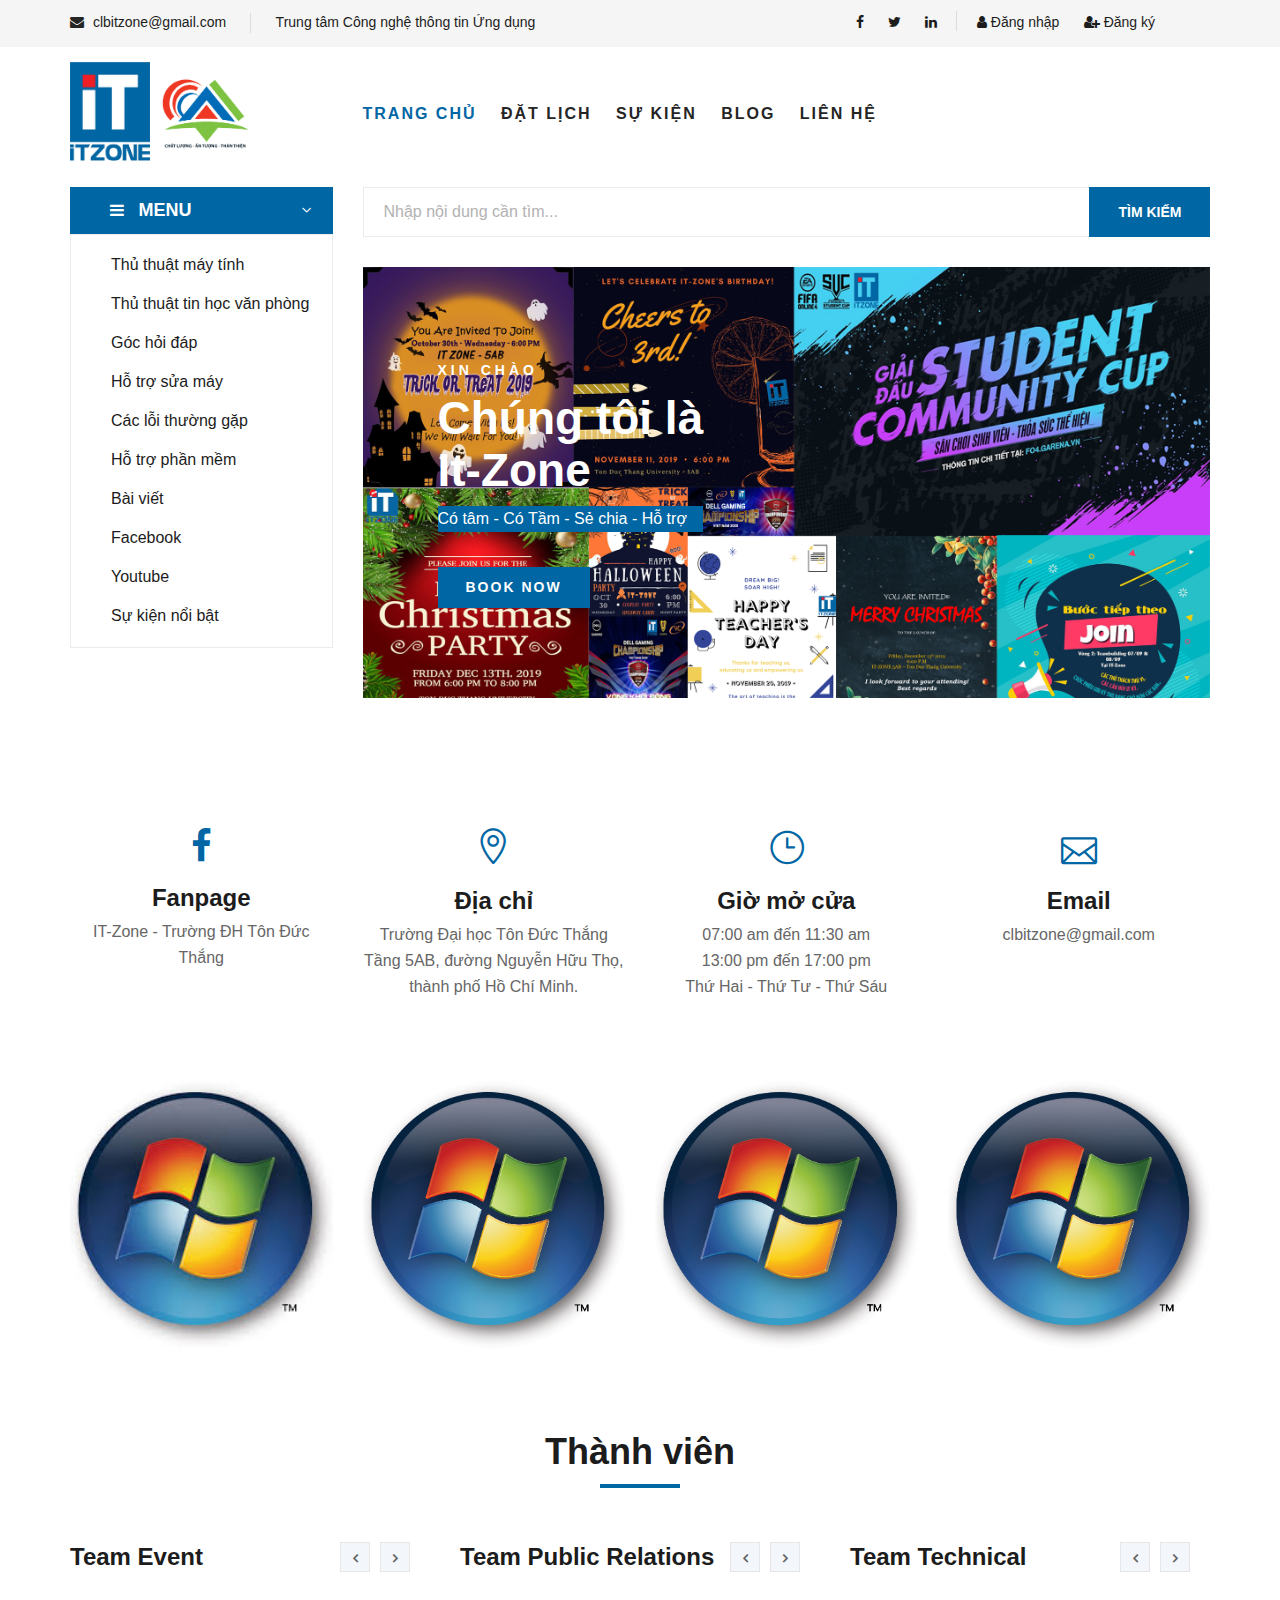
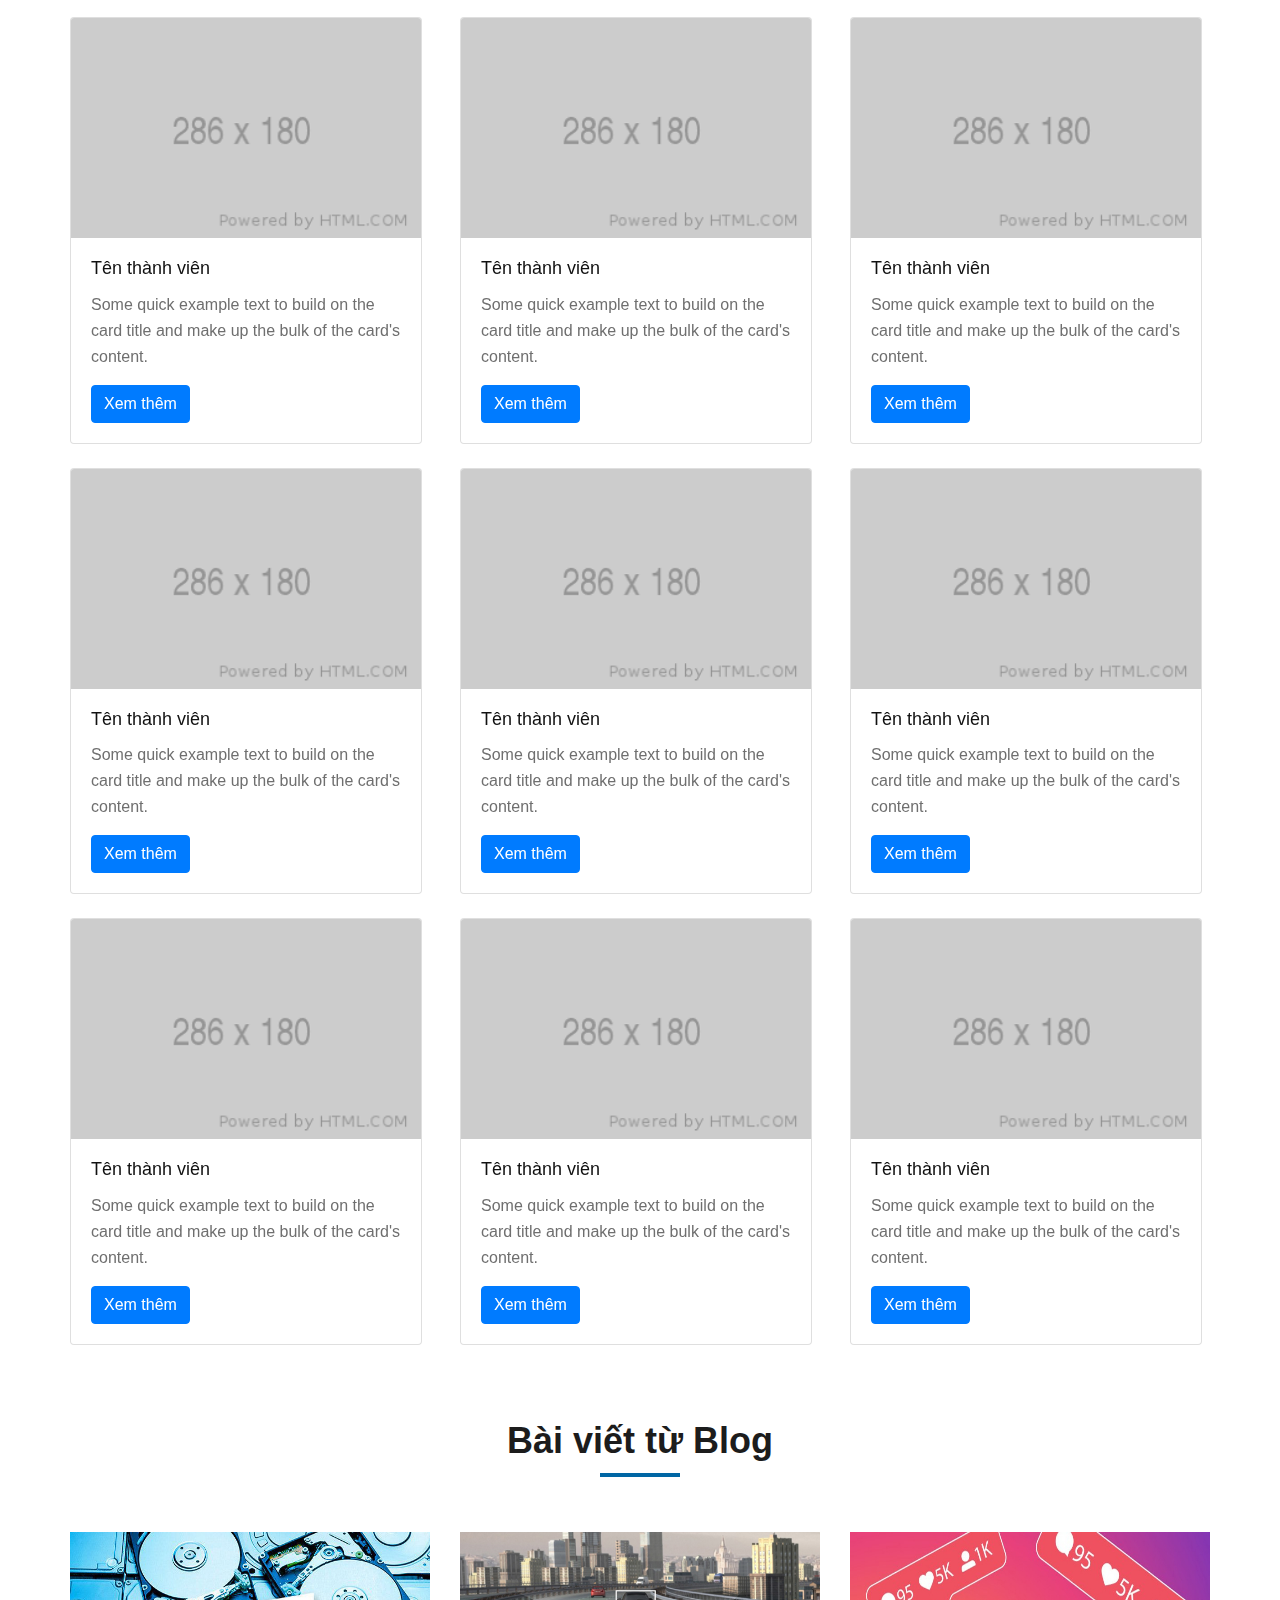
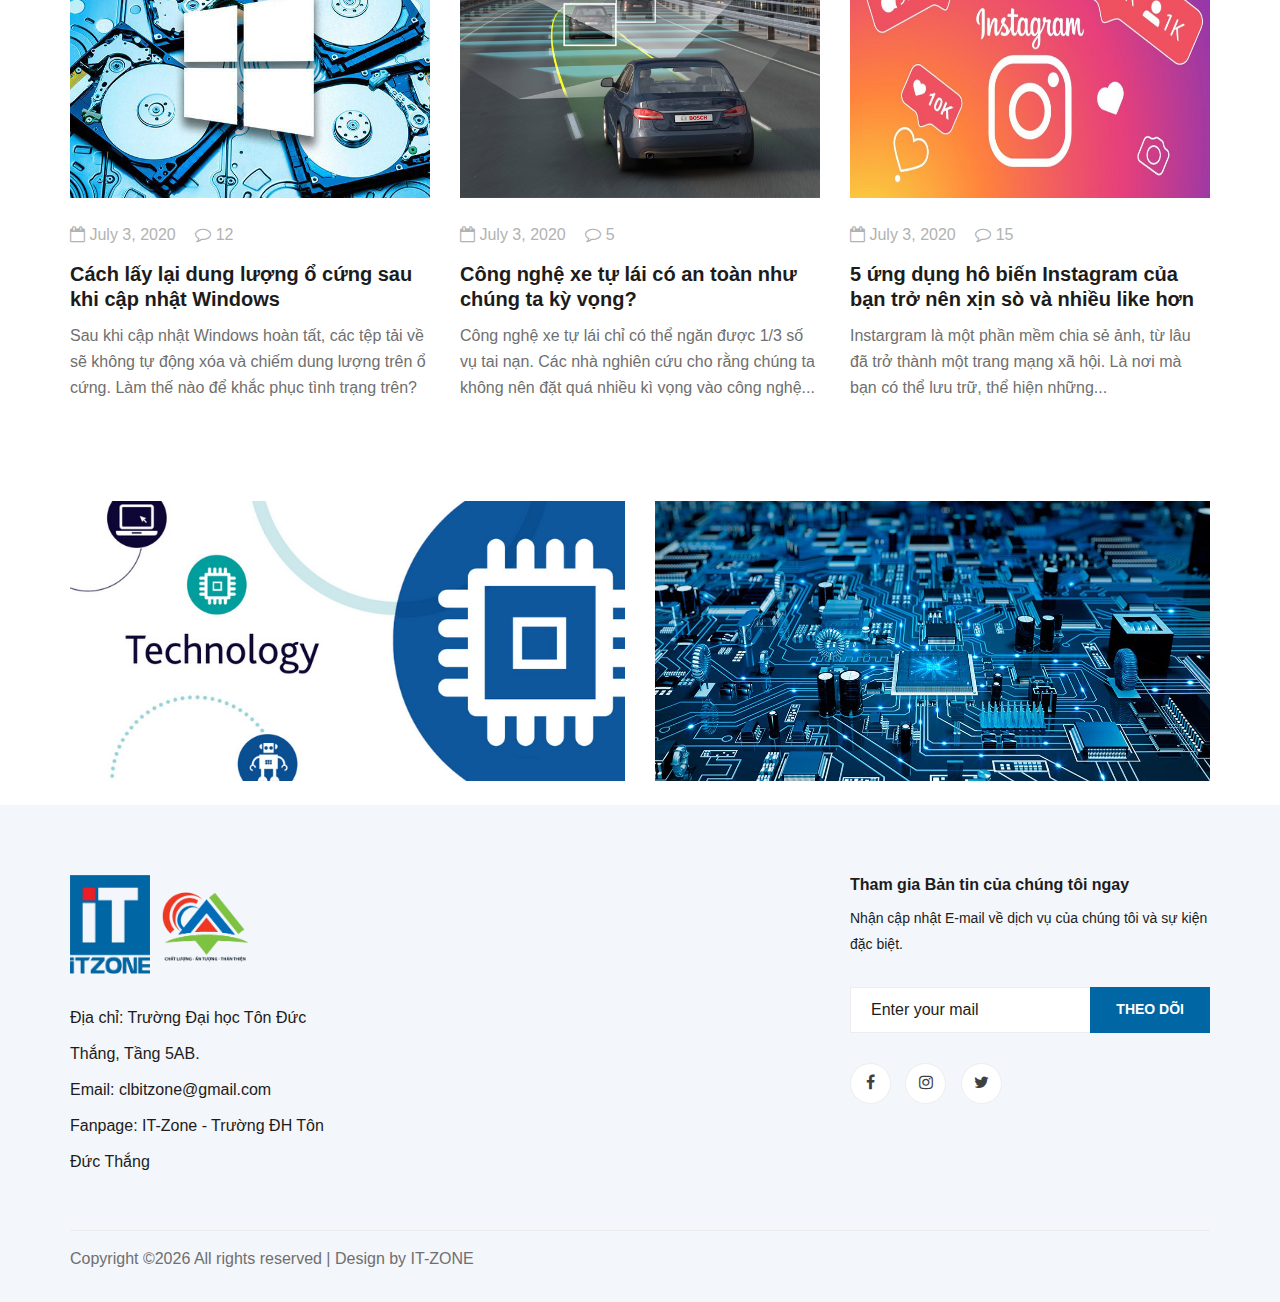
<file: index.html>
<!DOCTYPE html>
<html lang="zxx">

<head>
    <meta charset="UTF-8">
    <meta http-equiv="Content-type" content="text/html; charset=UTF-8">
    <meta name="description" content="Ogani Template">
    <meta name="keywords" content="Ogani, unica, creative, html">
    <meta name="viewport" content="width=device-width, initial-scale=1.0">
    <meta http-equiv="X-UA-Compatible" content="ie=edge">
    <title>It-Zone | Website</title>
	<link rel="icon" type="image/png" href="img/logo.png"/>
    <link rel="stylesheet" href="css/bootstrap.min.css" type="text/css">

    <!-- Google Font -->
    <link href="https://fonts.googleapis.com/css2?family=Cairo:wght@200;300;400;600;900&display=swap" rel="stylesheet">

    <!-- Css Styles -->
    <link rel="stylesheet" href="css/bootstrap.min.css" type="text/css">
    <link rel="stylesheet" href="css/font-awesome.min.css" type="text/css">
    <link rel="stylesheet" href="css/elegant-icons.css" type="text/css">
    <link rel="stylesheet" href="css/nice-select.css" type="text/css">
    <link rel="stylesheet" href="css/jquery-ui.min.css" type="text/css">
    <link rel="stylesheet" href="css/owl.carousel.min.css" type="text/css">
    <link rel="stylesheet" href="css/slicknav.min.css" type="text/css">
    <link rel="stylesheet" href="css/style.css" type="text/css">
</head>

<body >
    <!-- Page Preloder -->
    <div id="preloder">
        <div class="loader"></div>
    </div>

    <!-- Humberger Begin -->
    <div class="humberger__menu__overlay"></div>
    <div class="humberger__menu__wrapper">
        <div class="humberger__menu__logo">
            <a href="#"><img src="img/logo.png" alt=""></a>
        </div>
        <div class="humberger__menu__widget">
            <div class="header__top__right__social1">
                <a href="dangnhap.html"><i class="fa fa-user"></i> Đăng nhập</a>
                <a href="dangky.html"><i class="fa fa-user-plus"></i> Đăng ký</a>     </div>
           
            
        </div>
        <nav class="humberger__menu__nav mobile-menu">
            <ul>
                <li class="active"><a href="./index.html">Trang chủ</a></li>
                <li><a href="./books.html">Đặt lịch</a></li>
                <li><a href="#">Sự kiện</a>
                    <ul class="header__menu__dropdown">
                        <li><a href="#">Hello World 1</a></li>
                        <li><a href="#">Hello World 1</a></li>
                        <li><a href="#">Hello World 1</a></li>
                        <li><a href="#">Hello World 1</a></li>
                    </ul>
                </li>
                <li><a href="./blogs.html">Blog</a></li>
                <li><a href="./lienhe.html">Liên hệ</a></li>
            </ul>
        </nav>
        <div id="mobile-menu-wrap"></div>
        <div class="header__top__right__social">
            <a href="#"><i class="fa fa-facebook"></i></a>
            <a href="#"><i class="fa fa-twitter"></i></a>
            <a href="#"><i class="fa fa-linkedin"></i></a>
            <!-- <a href="#"><i class="fa fa-pinterest-p"></i></a> -->
        </div>
        <div class="humberger__menu__contact">
            <ul>
                <li><i class="fa fa-envelope"></i> clbitzone@gmail.com</li>
                <li>Trung tâm Công nghệ thông tin Ứng dụng </li>
            </ul>
        </div>
    </div>
    <!-- Humberger End -->

    <!-- Header Section Begin -->
    <header class="header">
        <div class="header__top">
            <div class="container">
                <div class="row">
                    <div class="col-lg-6 col-md-6">
                        <div class="header__top__left">
                            <ul>
                                <li><i class="fa fa-envelope"></i> clbitzone@gmail.com</li>
                                <li>Trung tâm Công nghệ thông tin Ứng dụng </li>
                            </ul>
                        </div>
                    </div>
                    <div class="col-lg-6 col-md-6">
                        <div class="header__top__right">
                            <div class="header__top__right__social">
                                <a href="#"><i class="fa fa-facebook"></i></a>
                                <a href="#"><i class="fa fa-twitter"></i></a>
                                <a href="#"><i class="fa fa-linkedin"></i></a>
                                <!-- <a href="#"><i class="fa fa-pinterest-p"></i></a> -->
                            </div>
                           
                            <div class="header__top__right__social1">
                                <a href="dangnhap.html"><i class="fa fa-user"></i> Đăng nhập</a>
                                <a href="dangky.html"><i class="fa fa-user-plus"></i> Đăng ký</a>     </div>
                           
                            
                        </div>
                    </div>
                </div>
            </div>
        </div>
        <div class="container">
            <div class="row">
                <div class="col-lg-3">
                    <div class="header__logo">
                        <a class="logo__it_cait" href="#"><img src="img/logo.png" alt=""></a>
                        <a class="logo__it_cait2" href="#"><img src="img/logo2.png" alt=""></a>

                    </div>
                </div>
                <div  class="col-lg-6">
                    <nav  class="header__menu">
                        <ul>
                            <li class="active"><a href="#">Trang chủ</a></li>
                            <li><a href="./books.html">Đặt lịch</a></li>
                            <li><a href="#">Sự kiện</a>
                                <ul class="header__menu__dropdown">
                                    <li><a href="#">Hello World 1</a></li>
                                    <li><a href="#">Hello World 1</a></li>
                                    <li><a href="#">Hello World 1</a></li>
                                    <li><a href="#">Hello World 1</a></li>
                                </ul>
                            </li>
                            <li><a href="./blogs.html">Blog</a></li>
                            <li><a href="./lienhe.html">Liên hệ</a></li>
                        </ul>
                    </nav>
                </div>
                
            </div>
            <div class="humberger__open">
                <i class="fa fa-bars"></i>
            </div>
        </div>
    </header>
    <!-- Header Section End -->

    <!-- Hero Section Begin -->
    <section class="hero">
        <div class="container">
            <div class="row">
                <div class="col-lg-3">
                    <div class="hero__categories">
                        <div class="hero__categories__all">
                            <i class="fa fa-bars"></i>
                            <span>MENU</span>
                        </div>
                        <ul style="font-family: Helvetica, Arial;" >
                            <li><a href="#">Thủ thuật máy tính</a></li>
                            <li><a href="#">Thủ thuật tin học văn phòng</a></li>
                            <li><a href="#">Góc hỏi đáp</a></li>
                            <li><a href="#">Hỗ trợ sửa máy</a></li>
                            <li><a href="#">Các lỗi thường gặp</a></li>
                            <li><a href="#">Hỗ trợ phần mềm</a></li>
                            <li><a href="#">Bài viết</a></li>
                            <li><a href="#">Facebook</a></li>
                            <li><a href="#">Youtube</a></li>
                            <li><a href="#">Sự kiện nổi bật</a></li>
                        </ul>
                    </div>
                </div>
                <div class="col-lg-9">
                    <div class="hero__search">
                        <div class="hero__search__form">
                            <form action="#">
                                <input type="text" placeholder="Nhập nội dung cần tìm...">
                                <button type="submit" class="site-btn">TÌM KIẾM</button>
                            </form>
                        </div>
    
                    </div>
                    <div class="hero__item set-bg" data-setbg="img/hero/banner.jpg">
                        <div class="hero__text">
                            <span style="color: white; " >XIN CHÀO </span>
                            <h2  style="color: white;">Chúng tôi là <br />It-Zone</h2>
                            <p  style="color: white; background-color: #0066a4;">Có tâm - Có Tầm - Sẻ chia - Hỗ trợ</p>
                            <a href="#" class="primary-btn">BOOK NOW</a>
                        </div>
                    </div>
                </div>
            </div>
        </div>
    </section>
    <!-- Hero Section End -->
    <section class="contact spad">
        <div class="container">
            <div class="row">
                <div class="col-lg-3 col-md-3 col-sm-6 text-center">
                    <div class="contact__widget">
                        <span  class="fa fa-facebook"></span>
                        <h4>Fanpage</h4>
                        <p>IT-Zone - Trường ĐH Tôn Đức Thắng</p>
                    </div>
                </div>
                <div class="col-lg-3 col-md-3 col-sm-6 text-center">
                    <div class="contact__widget">
                        <span class="icon_pin_alt"></span>
                        <h4>Địa chỉ</h4>
                        <p>Trường Đại học Tôn Đức Thắng <br>Tầng 5AB, đường Nguyễn Hữu Thọ, thành phố Hồ Chí Minh.</p>
                    </div>
                </div>
                <div class="col-lg-3 col-md-3 col-sm-6 text-center">
                    <div class="contact__widget">
                        <span class="icon_clock_alt"></span>
                        <h4>Giờ mở cửa</h4>
                        <p>07:00 am đến 11:30 am <br> 13:00 pm đến 17:00 pm <br> Thứ Hai - Thứ Tư - Thứ Sáu </p>
                    </div>
                </div>
                <div class="col-lg-3 col-md-3 col-sm-6 text-center">
                    <div class="contact__widget">
                        <span class="icon_mail_alt"></span>
                        <h4>Email</h4>
                        <p>clbitzone@gmail.com</p>
                    </div>
                </div>
            </div>
        </div>
    </section>
    <!-- Categories Section Begin -->
    <section class="categories">
        
        <div class="container">
            <!-- <div class="section-title from-blog__title">
                <h2>From The Blog</h2>
            </div> -->
            <div class="row">
                <div class="categories__slider owl-carousel">
                    <div class="col-lg-3">
                        <div class="categories__item set-bg" data-setbg="img/categories/cat-1.jpg">
                        </div>
                    </div>
                    <div class="col-lg-3">
                        <div class="categories__item set-bg" data-setbg="img/categories/cat-2.jpg">
                        </div>
                    </div>
                    <div class="col-lg-3">
                        <div class="categories__item set-bg" data-setbg="img/categories/cat-3.jpg">
                        </div>
                    </div>
                    <div class="col-lg-3">
                        <div class="categories__item set-bg" data-setbg="img/categories/cat-4.jpg">
                        </div>
                    </div>
                    
                </div>
            </div>
        </div>
    </section>
    <!-- Categories Section End -->

    <!-- Latest Product Section Begin -->
    <section class="latest-product spad">
        <div class="container">
            <div class="section-title from-blog__title">
                <h2>Thành viên<nav></nav></h2>
            </div>
            <div class="row">
              <div class="col-lg-4 col-md-6">
                <div class="latest-product__text">
                    <h4>Team Event</h4>
                    <div class="latest-product__slider owl-carousel">
                        <div class="latest-prdouct__slider__item">
                            <div class="card" style="width: 22rem;">
<img class="card-img-top" src="img/members/thanhvien.png" alt="Card image cap">
<div class="card-body">
<h5 class="card-title">Tên thành viên</h5>
<p class="card-text">Some quick example text to build on the card title and make up the bulk of the card's content.</p>
<a href="#" class="btn btn-primary">Xem thêm</a>
</div>
</div>
<br>
                            <div class="card" style="width: 22rem;">
<img class="card-img-top" src="img/members/thanhvien.png" alt="Card image cap">
<div class="card-body">
<h5 class="card-title">Tên thành viên</h5>
<p class="card-text">Some quick example text to build on the card title and make up the bulk of the card's content.</p>
<a href="#" class="btn btn-primary">Xem thêm</a>
</div>
</div>
<br>
                           <div class="card" style="width: 22rem;">
<img class="card-img-top" src="img/members/thanhvien.png" alt="Card image cap">
<div class="card-body">
<h5 class="card-title">Tên thành viên</h5>
<p class="card-text">Some quick example text to build on the card title and make up the bulk of the card's content.</p>
<a href="#" class="btn btn-primary">Xem thêm</a>
</div>
</div>
<br>
                        </div>
                        <div class="latest-prdouct__slider__item">
                            <div class="card" style="width: 22rem;">
<img class="card-img-top" src="img/members/thanhvien.png" alt="Card image cap">
<div class="card-body">
<h5 class="card-title">Tên thành viên</h5>
<p class="card-text">Some quick example text to build on the card title and make up the bulk of the card's content.</p>
<a href="#" class="btn btn-primary">Xem thêm</a>
</div>
</div>
<br>
                            <div class="card" style="width: 22rem;">
<img class="card-img-top" src="img/members/thanhvien.png" alt="Card image cap">
<div class="card-body">
<h5 class="card-title">Tên thành viên</h5>
<p class="card-text">Some quick example text to build on the card title and make up the bulk of the card's content.</p>
<a href="#" class="btn btn-primary">Xem thêm</a>
</div>
</div>
<br>
                           <div class="card" style="width: 22rem;">
<img class="card-img-top" src="img/members/thanhvien.png" alt="Card image cap">
<div class="card-body">
<h5 class="card-title">Tên thành viên</h5>
<p class="card-text">Some quick example text to build on the card title and make up the bulk of the card's content.</p>
<a href="#" class="btn btn-primary">Xem thêm</a>
</div>
</div>
<br>
                        </div>
                    </div>
                </div>
            </div>
            <div class="col-lg-4 col-md-6">
                <div class="latest-product__text">
                    <h4>Team Public Relations</h4>
                    <div class="latest-product__slider owl-carousel">
                        <div class="latest-prdouct__slider__item">
                            <div class="card" style="width: 22rem;">
<img class="card-img-top" src="img/members/thanhvien.png" alt="Card image cap">
<div class="card-body">
<h5 class="card-title">Tên thành viên</h5>
<p class="card-text">Some quick example text to build on the card title and make up the bulk of the card's content.</p>
<a href="#" class="btn btn-primary">Xem thêm</a>
</div>
</div>
<br>
                            <div class="card" style="width: 22rem;">
<img class="card-img-top" src="img/members/thanhvien.png" alt="Card image cap">
<div class="card-body">
<h5 class="card-title">Tên thành viên</h5>
<p class="card-text">Some quick example text to build on the card title and make up the bulk of the card's content.</p>
<a href="#" class="btn btn-primary">Xem thêm</a>
</div>
</div>
<br>

                           <div class="card" style="width: 22rem;">
<img class="card-img-top" src="img/members/thanhvien.png" alt="Card image cap">
<div class="card-body">
<h5 class="card-title">Tên thành viên</h5>
<p class="card-text">Some quick example text to build on the card title and make up the bulk of the card's content.</p>
<a href="#" class="btn btn-primary">Xem thêm</a>
</div>
</div>
<br>
                        </div>
                        <div class="latest-prdouct__slider__item">
                            <div class="card" style="width: 22rem;">
<img class="card-img-top" src="img/members/thanhvien.png" alt="Card image cap">
<div class="card-body">
<h5 class="card-title">Tên thành viên</h5>
<p class="card-text">Some quick example text to build on the card title and make up the bulk of the card's content.</p>
<a href="#" class="btn btn-primary">Xem thêm</a>
</div>
</div>
<br>
                            <div class="card" style="width: 22rem;">
<img class="card-img-top" src="img/members/thanhvien.png" alt="Card image cap">
<div class="card-body">
<h5 class="card-title">Tên thành viên</h5>
<p class="card-text">Some quick example text to build on the card title and make up the bulk of the card's content.</p>
<a href="#" class="btn btn-primary">Xem thêm</a>
</div>
</div>
<br>
                           <div class="card" style="width: 22rem;">
<img class="card-img-top" src="img/members/thanhvien.png" alt="Card image cap">
<div class="card-body">
<h5 class="card-title">Tên thành viên</h5>
<p class="card-text">Some quick example text to build on the card title and make up the bulk of the card's content.</p>
<a href="#" class="btn btn-primary">Xem thêm</a>
</div>
</div>
<br>
                        </div>
                    </div>
                </div>
            </div>
                <div class="col-lg-4 col-md-6">
                    <div class="latest-product__text">
                        <h4>Team Technical</h4>
                        <div class="latest-product__slider owl-carousel">
                            <div class="latest-prdouct__slider__item">
                                <div class="card" style="width: 22rem;">
  <img class="card-img-top" src="img/members/thanhvien.png" alt="Card image cap">
  <div class="card-body">
    <h5 class="card-title">Tên thành viên</h5>
    <p class="card-text">Some quick example text to build on the card title and make up the bulk of the card's content.</p>
    <a href="#" class="btn btn-primary">Xem thêm</a>
  </div>
</div>
<br>
                                <div class="card" style="width: 22rem;">
  <img class="card-img-top" src="img/members/thanhvien.png" alt="Card image cap">
  <div class="card-body">
    <h5 class="card-title">Tên thành viên</h5>
    <p class="card-text">Some quick example text to build on the card title and make up the bulk of the card's content.</p>
    <a href="#" class="btn btn-primary">Xem thêm</a>
  </div>
</div>
<br>

                               <div class="card" style="width: 22rem;">
  <img class="card-img-top" src="img/members/thanhvien.png" alt="Card image cap">
  <div class="card-body">
    <h5 class="card-title">Tên thành viên</h5>
    <p class="card-text">Some quick example text to build on the card title and make up the bulk of the card's content.</p>
    <a href="#" class="btn btn-primary">Xem thêm</a>
  </div>
</div>
<br>
                            </div>
                            <div class="latest-prdouct__slider__item">
                                <div class="card" style="width: 22rem;">
  <img class="card-img-top" src="img/members/thanhvien.png" alt="Card image cap">
  <div class="card-body">
    <h5 class="card-title">Tên thành viên</h5>
    <p class="card-text">Some quick example text to build on the card title and make up the bulk of the card's content.</p>
    <a href="#" class="btn btn-primary">Xem thêm</a>
  </div>
</div>
<br>
                                <div class="card" style="width: 22rem;">
  <img class="card-img-top" src="img/members/thanhvien.png" alt="Card image cap">
  <div class="card-body">
    <h5 class="card-title">Tên thành viên</h5>
    <p class="card-text">Some quick example text to build on the card title and make up the bulk of the card's content.</p>
    <a href="#" class="btn btn-primary">Xem thêm</a>
  </div>
</div>
<br>
                               <div class="card" style="width: 22rem;">
  <img class="card-img-top" src="img/members/thanhvien.png" alt="Card image cap">
  <div class="card-body">
    <h5 class="card-title">Tên thành viên</h5>
    <p class="card-text">Some quick example text to build on the card title and make up the bulk of the card's content.</p>
    <a href="#" class="btn btn-primary">Xem thêm</a>
  </div>
</div>
<br>
                            </div>
                        </div>
                    </div>
                </div>
            </div>
        </div>
    </section>
    <!-- Latest Product Section End -->

    <!-- Blog Section Begin -->
    <section class="from-blog spad">
        <div class="container">
            <div class="row">
                <div class="col-lg-12">
                    <div class="section-title from-blog__title">
                        <h2>Bài viết từ Blog</h2>
                    </div>
                </div>
            </div>
            <div class="row">
                <div class="col-lg-4 col-md-4 col-sm-6">
                    <div class="blog__item">
                        <div class="blog__item__pic">
                            <img class="img__blog" src="img/blog/blog-1.jpg" alt="">
                        </div>
                        <div class="blog__item__text">
                            <ul>
                                <li><i class="fa fa-calendar-o"></i> July 3, 2020</li>
                                <li><i class="fa fa-comment-o"></i> 12</li>
                            </ul>
                            <h5  class="title__blog"><a href="#">Cách lấy lại dung lượng ổ cứng sau khi cập nhật Windows</a>
                            </a></h5>
                            <p>Sau khi cập nhật Windows hoàn tất, các tệp tải về sẽ không tự động xóa và chiếm dung lượng trên ổ cứng. Làm thế nào để khắc phục tình trạng trên?</p>
                        </div>
                    </div>
                </div>
                <div class="col-lg-4 col-md-4 col-sm-6">
                    <div class="blog__item">
                        <div class="blog__item__pic">
                            <img class="img__blog" src="img/blog/blog-2.jpg" alt="">
                        </div>
                        <div class="blog__item__text">
                            <ul>
                                <li><i class="fa fa-calendar-o"></i> July 3, 2020</li>
                                <li><i class="fa fa-comment-o"></i> 5</li>
                            </ul>
                            <h5  class="title__blog" class="title__blog"><a href="#">Công nghệ xe tự lái có an toàn như chúng ta kỳ vọng?</a></h5>
                            <p>Công nghệ xe tự lái chỉ có thể ngăn được 1/3 số vụ tai nạn. Các nhà nghiên cứu cho rằng chúng ta không nên đặt quá nhiều kì vọng vào công nghệ... </p>
                        </div>
                    </div>
                </div>
                <div class="col-lg-4 col-md-4 col-sm-6">
                    <div class="blog__item">
                        <div class="blog__item__pic">
                            <img class="img__blog" src="img/blog/blog-3.jpg" alt="">
                        </div>
                        <div class="blog__item__text">
                            <ul>
                                <li><i class="fa fa-calendar-o"></i> July 3, 2020</li>
                                <li><i class="fa fa-comment-o"></i> 15</li>
                            </ul>
                            <h5 class="title__blog"><a href="#">5 ứng dụng hô biến Instagram của bạn trở nên xịn sò và nhiều like hơn</a>
                            </a></h5>
                            <p>Instargram là một phần mềm chia sẻ ảnh, từ lâu đã trở thành một trang mạng xã hội. Là nơi mà bạn có thể lưu trữ, thể hiện những...

                            </p>
                        </div>
                    </div>
                </div>
            </div>
        </div>
    </section>
    <!-- Blog Section End -->

 <!-- Banner Begin -->
 <div class="banner">
  <div class="container">
      <div class="row">
          <div class="col-lg-6 col-md-6 col-sm-6">
              <div class="banner__pic">
                  <img class="banner__pic1" src="img/banner/banner-1.jpg" alt="">
              </div>
          </div>
          <br>
          <div class="col-lg-6 col-md-6 col-sm-6">
              <div class="banner__pic">
                  <img class="banner__pic1" src="img/banner/banner-2.jpg" alt="">
              </div>
          </div>
      </div>
  </div>
</div>
<br>
<!-- Banner End -->
    
    <!-- Footer Section Begin -->
    <footer class="footer spad">
        <div class="container">
            <div class="row">
                <div class="col-lg-3 col-md-6 col-sm-6">
                    <div class="footer__about">
                        <div class="footer__about__logo">
                            <a class="logo__it_cait" href="#"><img src="img/logo.png" alt=""></a>
                            <a class="logo__it_cait2" href="#"><img src="img/logo2.png" alt=""></a>

                        </div>
                        <ul>
                            <li>Địa chỉ: Trường Đại học Tôn Đức Thắng, Tầng 5AB.</li>
                            <li>Email: clbitzone@gmail.com</li>
                            <li>Fanpage: IT-Zone - Trường ĐH Tôn Đức Thắng</li>

                        </ul>
                    </div>
                </div>
                <div class="col-lg-4 col-md-6 col-sm-6 offset-lg-1">
                    <!-- <div class="footer__widget">
                        <h6>Useful Links</h6>
                        <ul>
                            <li><a href="#">About Us</a></li>
                            <li><a href="#">About Our Book</a></li>
                            <li><a href="#">Secure Bookping</a></li>
                            <li><a href="#">Delivery infomation</a></li>
                            <li><a href="#">Privacy Policy</a></li>
                            <li><a href="#">Our Sitemap</a></li>
                        </ul>
                        <ul>
                            <li><a href="#">Who We Are</a></li>
                            <li><a href="#">Our Services</a></li>
                            <li><a href="#">Projects</a></li>
                            <li><a href="#">Contact</a></li>
                            <li><a href="#">Innovation</a></li>
                            <li><a href="#">Testimonials</a></li>
                        </ul>
                    </div> -->
                </div>
                <div class="col-lg-4 col-md-12">
                    <div class="footer__widget">
                        <h6>Tham gia Bản tin của chúng tôi ngay</h6>
                        <p>Nhận cập nhật E-mail về dịch vụ của chúng tôi và sự kiện đặc biệt.                        </p>
                                     <form action="#">
                            <input type="text" placeholder="Enter your mail">
                            <button type="submit" class="site-btn">Theo dõi</button>
                        </form>
                        <div class="footer__widget__social">
                            <a href="#"><i class="fa fa-facebook"></i></a>
                            <a href="#"><i class="fa fa-instagram"></i></a>
                            <a href="#"><i class="fa fa-twitter"></i></a>
                        </div>
                    </div>
                </div>
            </div>
            <div class="row">
                <div class="col-lg-12">
                    <div class="footer__copyright">
                        <div class="footer__copyright__text"><p><!-- Link back to Colorlib can't be removed. Template is licensed under CC BY 3.0. -->
  Copyright &copy;<script>document.write(new Date().getFullYear());</script> All rights reserved | Design by IT-ZONE</a>
  <!-- Link back to Colorlib can't be removed. Template is licensed under CC BY 3.0. --></p></div>
                        
                    </div>
                </div>
            </div>
        </div>
    </footer>
    <!-- Footer Section End -->

    <!-- Js Plugins -->
    <script src="js/jquery-3.3.1.min.js"></script>
    <script src="js/bootstrap.min.js"></script>
    <script src="js/jquery.nice-select.min.js"></script>
    <script src="js/jquery-ui.min.js"></script>
    <script src="js/jquery.slicknav.js"></script>
    <script src="js/mixitup.min.js"></script>
    <script src="js/owl.carousel.min.js"></script>
    <script src="js/main.js"></script>



</body>

</html>
</file>
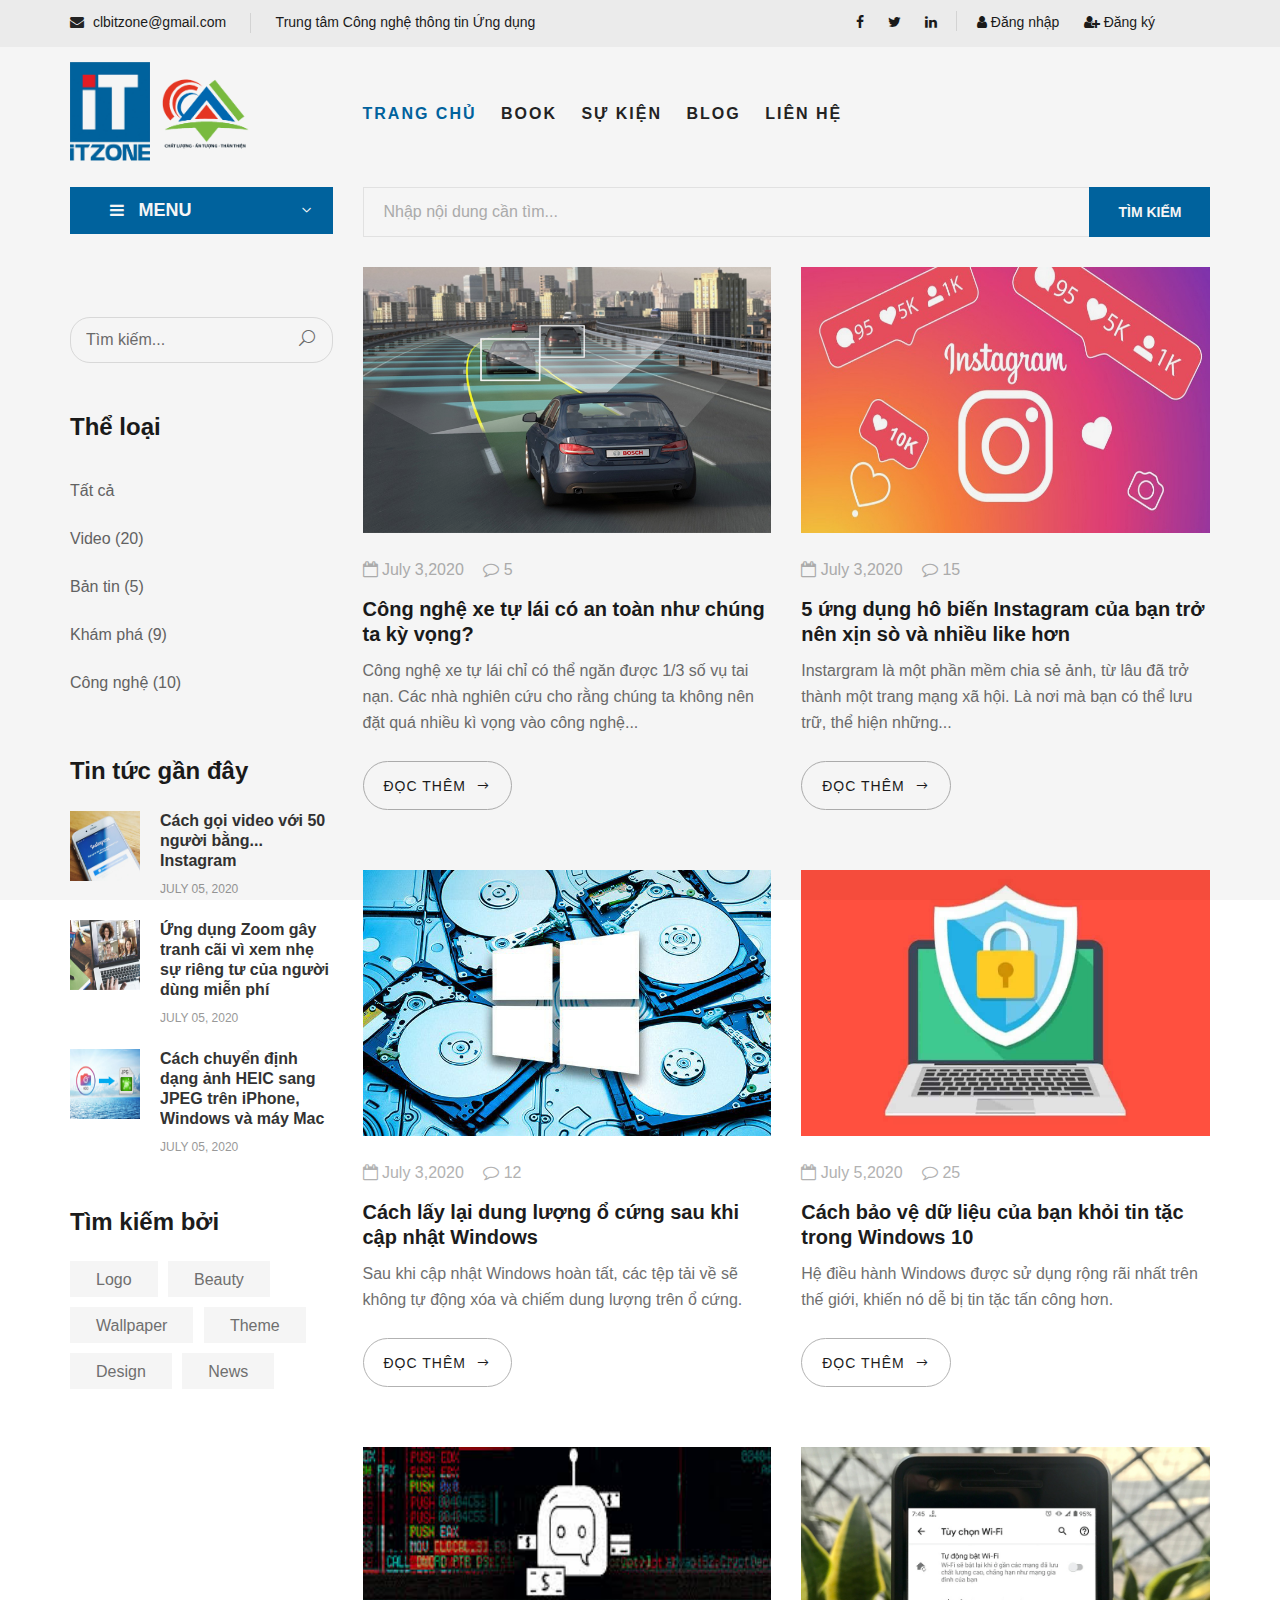
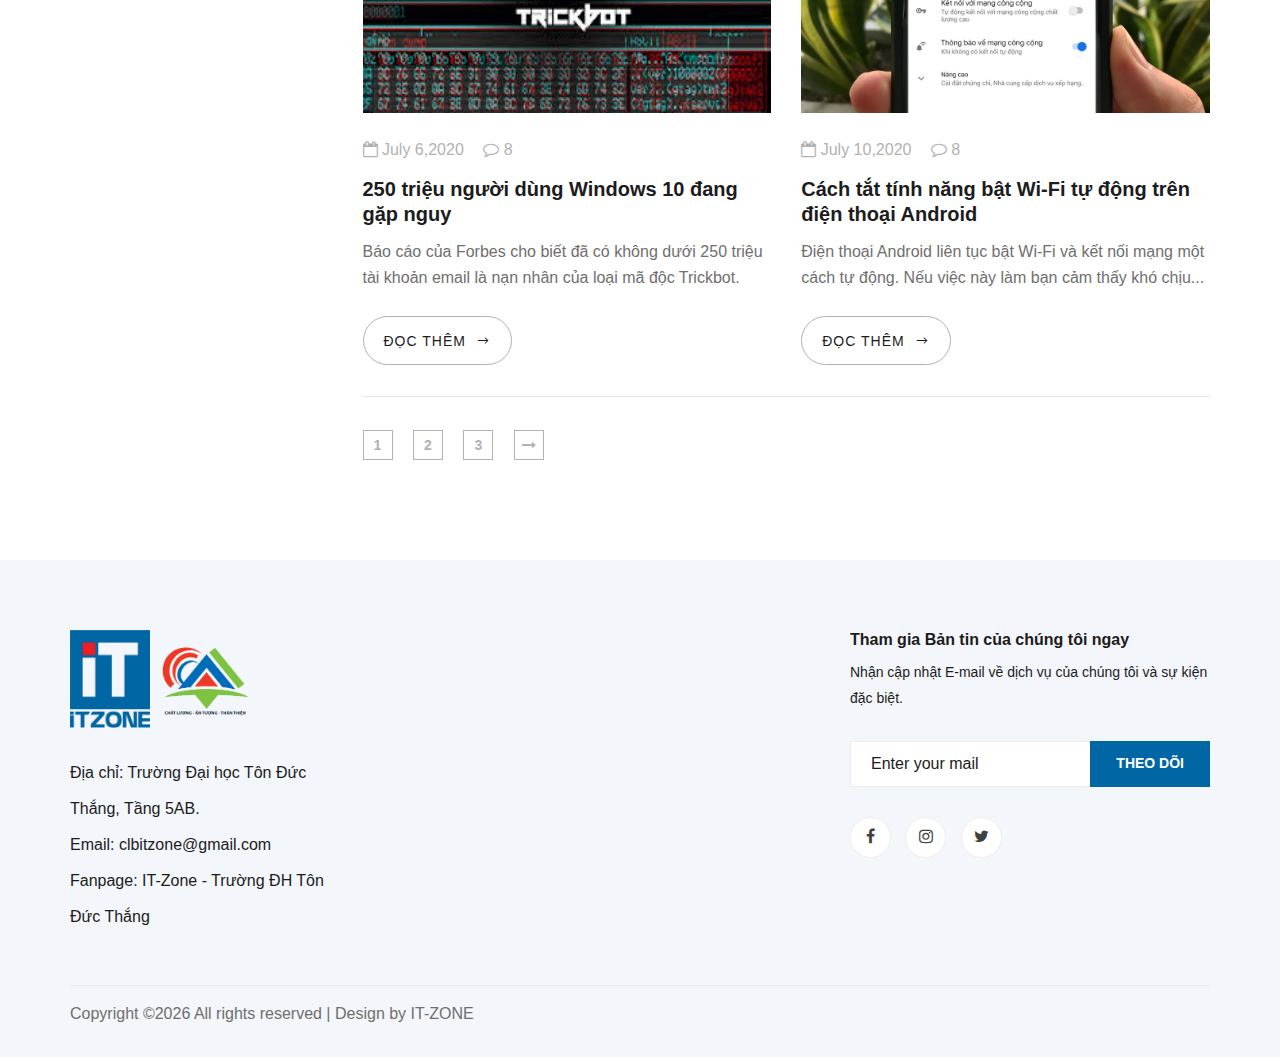
<file: blogs.html>
<!DOCTYPE html>
<html lang="zxx">

<head>
    <meta charset="UTF-8">
    <meta name="description" content="It-Zone">
    <meta name="keywords" content="It-Zone, unica, creative, html">
    <meta name="viewport" content="width=device-width, initial-scale=1.0">
    <meta http-equiv="X-UA-Compatible" content="ie=edge">
    <title>It-Zone | Blogs</title>
	<link rel="icon" type="image/png" href="img/logo.png"/>

    <!-- Google Font -->
    <link href="https://fonts.googleapis.com/css2?family=Cairo:wght@200;300;400;600;900&display=swap" rel="stylesheet">

    <!-- Css Styles -->
    <link rel="stylesheet" href="css/bootstrap.min.css" type="text/css">
    <link rel="stylesheet" href="css/font-awesome.min.css" type="text/css">
    <link rel="stylesheet" href="css/elegant-icons.css" type="text/css">
    <link rel="stylesheet" href="css/nice-select.css" type="text/css">
    <link rel="stylesheet" href="css/jquery-ui.min.css" type="text/css">
    <link rel="stylesheet" href="css/owl.carousel.min.css" type="text/css">
    <link rel="stylesheet" href="css/slicknav.min.css" type="text/css">
    <link rel="stylesheet" href="css/style.css" type="text/css">
</head>

<body>
    <!-- Page Preloder -->
    <div id="preloder">
        <div class="loader"></div>
    </div>

    <!-- Humberger Begin -->
    <div class="humberger__menu__overlay"></div>
    <div class="humberger__menu__wrapper">
        <div class="humberger__menu__logo">
            <a href="#"><img src="img/logo.png" alt=""></a>
        </div>
        <div class="humberger__menu__widget">

            <div class="header__top__right__social1">
                <a href="#"><i class="fa fa-user"></i> Đăng nhập</a>
                <a href="#"><i class="fa fa-user-plus"></i> Đăng ký</a>     </div>
           
            
        </div>
        <nav class="humberger__menu__nav mobile-menu">
            <ul>
                <li class="active"><a href="./index.html">Trang chủ</a></li>
                <li><a href="./books.html">Book</a></li>
                <li><a href="#">Sự kiện</a>
                    <ul class="header__menu__dropdown">
                        <li><a href="#">Hello World 1</a></li>
                                    <li><a href="#">Hello World 1</a></li>
                                    <li><a href="#">Hello World 1</a></li>
                                    <li><a href="#">Hello World 1</a></li>
                    </ul>
                </li>
                <li><a href="./blog.html">Blog</a></li>
                <li><a href="./lienhe.html">Liên </a></li>
            </ul>
        </nav>
        <div id="mobile-menu-wrap"></div>
        <div class="header__top__right__social">
            <a href="#"><i class="fa fa-facebook"></i></a>
            <a href="#"><i class="fa fa-twitter"></i></a>
            <a href="#"><i class="fa fa-linkedin"></i></a>
            <!-- <a href="#"><i class="fa fa-pinterest-p"></i></a> -->
        </div>
        <div class="humberger__menu__contact">
            <ul>
                <li><i class="fa fa-envelope"></i> clbitzone@gmail.com</li>
                <li>Trung tâm Công nghệ thông tin Ứng dụng </li>
            </ul>
        </div>
    </div>
    <!-- Humberger End -->

    <!-- Header Section Begin -->
    <header class="header">
        <div class="header__top">
            <div class="container">
                <div class="row">
                    <div class="col-lg-6 col-md-6">
                        <div class="header__top__left">
                            <ul>
                                <li><i class="fa fa-envelope"></i> clbitzone@gmail.com</li>
                                <li>Trung tâm Công nghệ thông tin Ứng dụng </li>
                            </ul>
                        </div>
                    </div>
                    <div class="col-lg-6 col-md-6">
                        <div class="header__top__right">
                            <div class="header__top__right__social">
                                <a href="#"><i class="fa fa-facebook"></i></a>
                                <a href="#"><i class="fa fa-twitter"></i></a>
                                <a href="#"><i class="fa fa-linkedin"></i></a>
                                <!-- <a href="#"><i class="fa fa-pinterest-p"></i></a> -->
                            </div>
                          
                            <div class="header__top__right__social1">
                                <a href="#"><i class="fa fa-user"></i> Đăng nhập</a>
                                <a href="#"><i class="fa fa-user-plus"></i> Đăng ký</a>     </div>
                           
                            
                        </div>
                    </div>
                </div>
            </div>
        </div>
        <div class="container">
            <div class="row">
                <div class="col-lg-3">
                    <div class="header__logo">
                        <a class="logo__it_cait" href="#"><img src="img/logo.png" alt=""></a>
                        <a class="logo__it_cait2" href="#"><img src="img/logo2.png" alt=""></a>

                    </div>
                </div>
                <div class="col-lg-6">
                    <nav class="header__menu">
                        <ul>
                            <li class="active"><a href="index.html">Trang chủ</a></li>
                            <li><a href="./books.html">Book</a></li>
                            <li><a href="#">Sự kiện</a>
                                <ul class="header__menu__dropdown">
                                    <li><a href="#">Hello World 1</a></li>
                                    <li><a href="#">Hello World 1</a></li>
                                    <li><a href="#">Hello World 1</a></li>
                                    <li><a href="#">Hello World 1</a></li>
                                </ul>
                            </li>
                            <li><a href="./blogs.html">Blog</a></li>
                            <li><a href="./lienhe.html">Liên hệ</a></li>
                        </ul>
                    </nav>
                </div>
                
            </div>
            <div class="humberger__open">
                <i class="fa fa-bars"></i>
            </div>
        </div>
    </header>
    <!-- Header Section End -->

    <!-- Hero Section Begin -->
    <section class="hero hero-normal">
        <div class="container">
            <div class="row">
                <div class="col-lg-3">
                    <div class="hero__categories">
                        <div class="hero__categories__all">
                            <i class="fa fa-bars"></i>
                            <span>MENU</span>
                        </div>
                        <ul style="font-family: Helvetica, Arial;">
                            <li><a href="#">Thủ thuật máy tính</a></li>
                            <li><a href="#">Thủ thuật tin học văn phòng</a></li>
                            <li><a href="#">Góc hỏi đáp</a></li>
                            <li><a href="#">Hỗ trợ sửa máy</a></li>
                            <li><a href="#">Các lỗi thường gặp</a></li>
                            <li><a href="#">Hỗ trợ phần mềm</a></li>
                            <li><a href="#">Bài viết</a></li>
                            <li><a href="#">Facebook</a></li>
                            <li><a href="#">Youtube</a></li>
                            <li><a href="#">Sự kiện nổi bật</a></li>
                        </ul>
                    </div>
                </div>
                <div class="col-lg-9">
                    <div class="hero__search">
                        <div class="hero__search__form">
                            <form action="#">
                                <input type="text" placeholder="Nhập nội dung cần tìm...">
                                <button type="submit" class="site-btn">TÌM KIẾM</button>
                            </form>
                        </div>
                        
                    </div>
                </div>
            </div>
        </div>
    </section>
    <!-- Hero Section End -->
   
    <!-- Blog Section Begin -->
    <section class="blog spad">
        <div class="container">
            <div class="row">
                <div class="col-lg-3 col-md-4">
                    <div class="blog__sidebar">
                        <div class="blog__sidebar__search">
                            <form action="#">
                                <input type="text" placeholder="Tìm kiếm...">
                                <button type="submit"><span class="icon_search"></span></button>
                            </form>
                        </div>
                        <div class="blog__sidebar__item">
                            <h4>Thể loại</h4>
                            <ul>
                                <li><a href="#">Tất cả</a></li>
                                <li><a href="#">Video (20)</a></li>
                                <li><a href="#">Bản tin (5)</a></li>
                                <li><a href="#">Khám phá (9)</a></li>
                                <li><a href="#">Công nghệ (10)</a></li>
                            </ul>
                        </div>
                        <div class="blog__sidebar__item">
                            <h4>Tin tức gần đây</h4>
                            <div class="blog__sidebar__recent">
                                <a href="#" class="blog__sidebar__recent__item">
                                    <div  class="blog__sidebar__recent__item__pic">
                                        <img class="sr" src="img/blog/sidebar/sr-1.jpg" alt="">
                                    </div>
                                    <div class="blog__sidebar__recent__item__text">
                                        <h6>Cách gọi video với 50 người bằng... Instagram</h6>
                                        <span>JULY 05, 2020</span>
                                    </div>
                                </a>
                                <a href="#" class="blog__sidebar__recent__item">
                                    <div class="blog__sidebar__recent__item__pic">
                                        <img  class="sr"  src="img/blog/sidebar/sr-2.jpg" alt="">
                                    </div>
                                    <div class="blog__sidebar__recent__item__text">
                                        <h6>Ứng dụng Zoom gây tranh cãi vì xem nhẹ sự riêng tư của người dùng miễn phí</h6>
                                        <span>JULY 05, 2020</span>
                                    </div>
                                </a>
                                <a href="#" class="blog__sidebar__recent__item">
                                    <div class="blog__sidebar__recent__item__pic">
                                        <img class="sr"  src="img/blog/sidebar/sr-3.jpg" alt="">
                                    </div>
                                    <div class="blog__sidebar__recent__item__text">
                                        <h6>Cách chuyển định dạng ảnh HEIC sang JPEG trên iPhone, Windows và máy Mac</h6>
                                        <span>JULY 05, 2020</span>
                                    </div>
                                </a>
                            </div>
                        </div>
                        <div class="blog__sidebar__item">
                            <h4>Tìm kiếm bởi</h4>
                            <div class="blog__sidebar__item__tags">
                                <a href="#">Logo</a>
                                <a href="#">Beauty</a>
                                <a href="#">Wallpaper</a>
                                <a href="#">Theme</a>
                                <a href="#">Design</a>
                                <a href="#">News</a>
                            </div>
                        </div>
                    </div>
                </div>
                <div class="col-lg-9 col-md-8">
                    <div class="row">
                        <div class="col-lg-6 col-md-6 col-sm-6">
                            <div class="blog__item">
                                <div class="blog__item__pic">
                                    <img class="img__blog" class="img__blog2"  src="img/blog/blog-2.jpg" alt="">
                                </div>
                                <div class="blog__item__text">
                                    <ul>
                                        <li><i class="fa fa-calendar-o"></i> July 3,2020</li>
                                        <li><i class="fa fa-comment-o"></i> 5</li>
                                    </ul>
                                    <h5  class="title__blog"><a href="#">Công nghệ xe tự lái có an toàn như chúng ta kỳ vọng?</a></h5>
                                        <p>Công nghệ xe tự lái chỉ có thể ngăn được 1/3 số vụ tai nạn. Các nhà nghiên cứu cho rằng chúng ta không nên đặt quá nhiều kì vọng vào công nghệ...</p>
                                    <a href="#" class="blog__btn">ĐỌC THÊM <span class="arrow_right"></span></a>
                                </div>
                            </div>
                        </div>
                        <div class="col-lg-6 col-md-6 col-sm-6">
                            <div class="blog__item">
                                <div class="blog__item__pic">
                                    <img class="img__blog" class="img__blog2"  src="img/blog/blog-3.jpg" alt="">
                                </div>
                                <div class="blog__item__text">
                                    <ul>
                                        <li><i class="fa fa-calendar-o"></i> July 3,2020</li>
                                        <li><i class="fa fa-comment-o"></i> 15</li>
                                    </ul>
                                    <h5  class="title__blog"><a href="#">5 ứng dụng hô biến Instagram của bạn trở nên xịn sò và nhiều like hơn</a></h5>
                                    <p>Instargram là một phần mềm chia sẻ ảnh, từ lâu đã trở thành một trang mạng xã hội. Là nơi mà bạn có thể lưu trữ, thể hiện những...</p>                                    </p>
                                    <a href="#" class="blog__btn">ĐỌC THÊM <span class="arrow_right"></span></a>
                                </div>
                            </div>
                        </div>
                        <div class="col-lg-6 col-md-6 col-sm-6">
                            <div class="blog__item">
                                <div class="blog__item__pic">
                                    <img class="img__blog" class="img__blog2"  src="img/blog/blog-1.jpg" alt="">
                                </div>
                                <div class="blog__item__text">
                                    <ul>
                                        <li><i class="fa fa-calendar-o"></i> July 3,2020</li>
                                        <li><i class="fa fa-comment-o"></i> 12</li>
                                    </ul>
                                    <h5 class="title__blog"><a href="#">Cách lấy lại dung lượng ổ cứng sau khi cập nhật Windows</a></h5>
                                    <p>Sau khi cập nhật Windows hoàn tất, các tệp tải về sẽ không tự động xóa và chiếm dung lượng trên ổ cứng. </p>
                                    <a href="#" class="blog__btn">ĐỌC THÊM <span class="arrow_right"></span></a>
                                </div>
                            </div>
                        </div>
                        <div class="col-lg-6 col-md-6 col-sm-6">
                            <div class="blog__item">
                                <div class="blog__item__pic">
                                    <img class="img__blog" class="img__blog2"  src="img/blog/blog-4.jpg" alt="">
                                </div>
                                <div class="blog__item__text">
                                    <ul>
                                        <li><i class="fa fa-calendar-o"></i> July 5,2020</li>
                                        <li><i class="fa fa-comment-o"></i> 25</li>
                                    </ul>
                                    <h5  class="title__blog"><a href="#">Cách bảo vệ dữ liệu của bạn khỏi tin tặc trong Windows 10
                                    </a></h5>
                                    <p>Hệ điều hành Windows được sử dụng rộng rãi nhất trên thế giới, khiến nó dễ bị tin tặc tấn công hơn.</p>
                                    <a href="#" class="blog__btn">ĐỌC THÊM <span class="arrow_right"></span></a>
                                </div>
                            </div>
                        </div>
                        <div class="col-lg-6 col-md-6 col-sm-6">
                            <div class="blog__item">
                                <div class="blog__item__pic">
                                    <img class="img__blog" class="img__blog2"  src="img/blog/blog-5.jpg" alt="">
                                </div>
                                <div class="blog__item__text">
                                    <ul>
                                        <li><i class="fa fa-calendar-o"></i> July 6,2020</li>
                                        <li><i class="fa fa-comment-o"></i> 8</li>
                                    </ul>
                                    <h5  class="title__blog"><a href="#">250 triệu người dùng Windows 10 đang gặp nguy
                                    </a></h5>
                                    <p>Báo cáo của Forbes cho biết đã có không dưới 250 triệu tài khoản email là nạn nhân của loại mã độc Trickbot.                                    </p>
                                    <a href="#" class="blog__btn">ĐỌC THÊM <span class="arrow_right"></span></a>
                                </div>
                            </div>
                        </div>
                        <div class="col-lg-6 col-md-6 col-sm-6">
                            <div class="blog__item">
                                <div class="blog__item__pic">
                                    <img class="img__blog" class="img__blog2"  src="img/blog/blog-6.jpg" alt="">
                                </div>
                                <div class="blog__item__text">
                                    <ul>
                                        <li><i class="fa fa-calendar-o"></i> July 10,2020</li>
                                        <li><i class="fa fa-comment-o"></i> 8</li>
                                    </ul>
                                    <h5  class="title__blog"><a href="#">Cách tắt tính năng bật Wi-Fi tự động trên điện thoại Android
                                    </a></h5>
                                    <p>Điện thoại Android liên tục bật Wi-Fi và kết nối mạng một cách tự động. Nếu việc này làm bạn cảm thấy khó chịu...</p>
                                    <a href="#" class="blog__btn">ĐỌC THÊM <span class="arrow_right"></span></a>
                                </div>
                            </div>
                            
                        </div>
                        
                        <div class="col-lg-12">
                            <div class="product__pagination blog__pagination">
                                <a href="#">1</a>
                                <a href="#">2</a>
                                <a href="#">3</a>
                                <a href="#"><i class="fa fa-long-arrow-right"></i></a>
                            </div>
                        </div>
                    </div>
                </div>
            </div>
        </div>
    </section>
    <!-- Blog Section End -->

    
    <!-- Footer Section Begin -->
    <footer class="footer spad">
        <div class="container">
            <div class="row">
                <div class="col-lg-3 col-md-6 col-sm-6">
                    <div class="footer__about">
                        <div class="footer__about__logo">
                            <a class="logo__it_cait" href="#"><img src="img/logo.png" alt=""></a>
                            <a class="logo__it_cait2" href="#"><img src="img/logo2.png" alt=""></a>

                        </div>
                        <ul>
                            <li>Địa chỉ: Trường Đại học Tôn Đức Thắng, Tầng 5AB.</li>
                            <li>Email: clbitzone@gmail.com</li>
                            <li>Fanpage: IT-Zone - Trường ĐH Tôn Đức Thắng</li>

                        </ul>
                    </div>
                </div>
                <div class="col-lg-4 col-md-6 col-sm-6 offset-lg-1">
                    <!-- <div class="footer__widget">
                        <h6>Useful Links</h6>
                        <ul>
                            <li><a href="#">About Us</a></li>
                            <li><a href="#">About Our Book</a></li>
                            <li><a href="#">Secure Bookping</a></li>
                            <li><a href="#">Delivery infomation</a></li>
                            <li><a href="#">Privacy Policy</a></li>
                            <li><a href="#">Our Sitemap</a></li>
                        </ul>
                        <ul>
                            <li><a href="#">Who We Are</a></li>
                            <li><a href="#">Our Services</a></li>
                            <li><a href="#">Projects</a></li>
                            <li><a href="#">Contact</a></li>
                            <li><a href="#">Innovation</a></li>
                            <li><a href="#">Testimonials</a></li>
                        </ul>
                    </div> -->
                </div>
                <div class="col-lg-4 col-md-12">
                    <div class="footer__widget">
                        <h6>Tham gia Bản tin của chúng tôi ngay</h6>
                        <p>Nhận cập nhật E-mail về dịch vụ của chúng tôi và sự kiện đặc biệt.                        </p>
                                     <form action="#">
                            <input type="text" placeholder="Enter your mail">
                            <button type="submit" class="site-btn">Theo dõi</button>
                        </form>
                        <div class="footer__widget__social">
                            <a href="#"><i class="fa fa-facebook"></i></a>
                            <a href="#"><i class="fa fa-instagram"></i></a>
                            <a href="#"><i class="fa fa-twitter"></i></a>
                        </div>
                    </div>
                </div>
            </div>
            <div class="row">
                <div class="col-lg-12">
                    <div class="footer__copyright">
                        <div class="footer__copyright__text"><p><!-- Link back to Colorlib can't be removed. Template is licensed under CC BY 3.0. -->
  Copyright &copy;<script>document.write(new Date().getFullYear());</script> All rights reserved | Design by IT-ZONE</a>
  <!-- Link back to Colorlib can't be removed. Template is licensed under CC BY 3.0. --></p></div>
                        
                    </div>
                </div>
            </div>
        </div>
    </footer>
    <!-- Footer Section End -->
    <!-- Js Plugins -->
    <script src="js/jquery-3.3.1.min.js"></script>
    <script src="js/bootstrap.min.js"></script>
    <script src="js/jquery.nice-select.min.js"></script>
    <script src="js/jquery-ui.min.js"></script>
    <script src="js/jquery.slicknav.js"></script>
    <script src="js/mixitup.min.js"></script>
    <script src="js/owl.carousel.min.js"></script>
    <script src="js/main.js"></script>



</body>

</html>
</file>
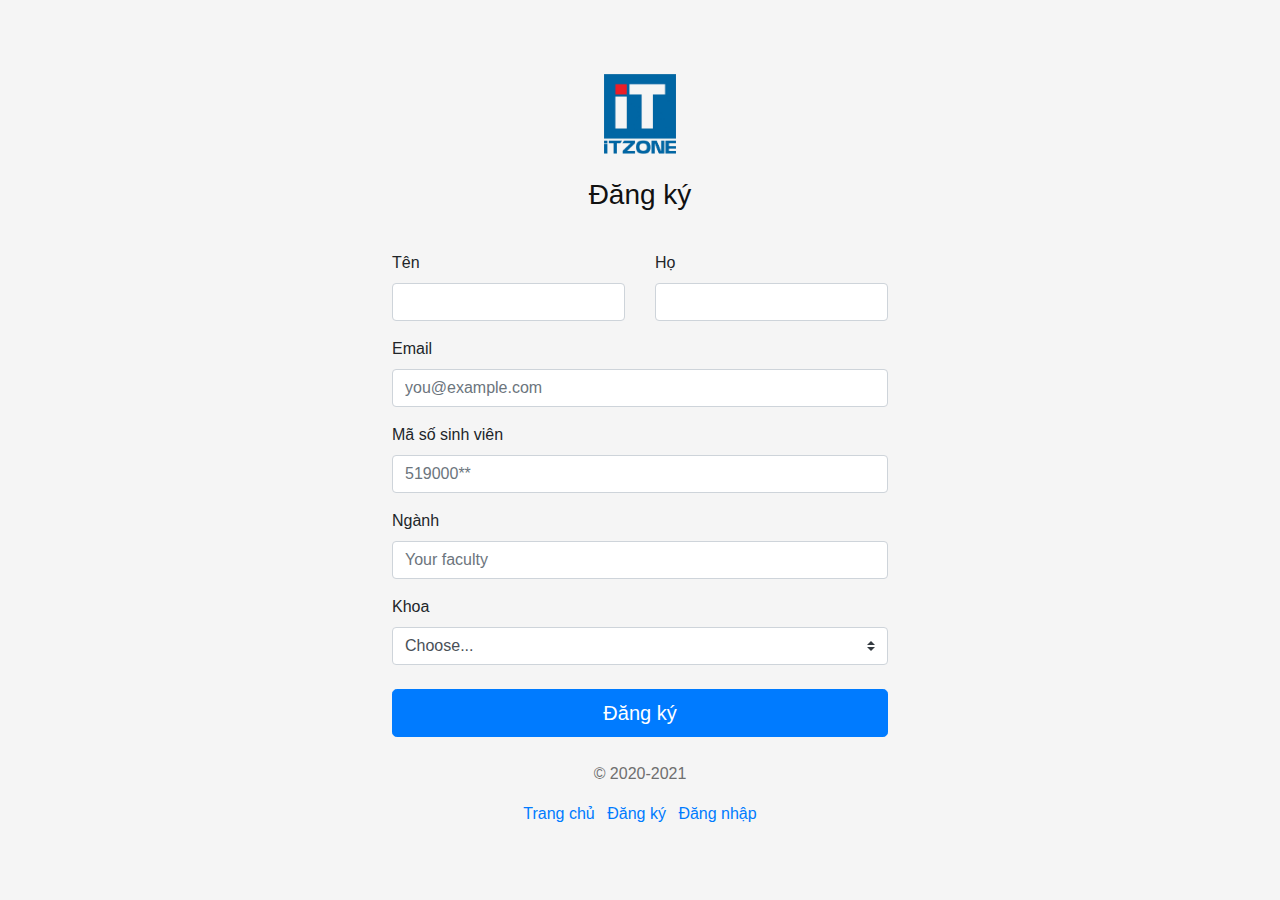
<file: dangky.html>
<!doctype html>
<html lang="en">
  <head>
    <meta charset="utf-8">
    <meta name="viewport" content="width=device-width, initial-scale=1, shrink-to-fit=no">
    <meta name="description" content="">
    <meta name="author" content="">
    <link rel="icon" href="/docs/4.0/assets/img/favicons/favicon.ico">
    <title>It-Zone | Đăng ký</title>
	<link rel="icon" type="image/png" href="img/logo.png"/>

    <!-- Google Font -->
    <link href="https://fonts.googleapis.com/css2?family=Cairo:wght@200;300;400;600;900&display=swap" rel="stylesheet">

    <!-- Css Styles -->
    <link rel="stylesheet" href="css/bootstrap.min.css" type="text/css">
    <link rel="stylesheet" href="css/font-awesome.min.css" type="text/css">
    <link rel="stylesheet" href="css/elegant-icons.css" type="text/css">
    <link rel="stylesheet" href="css/nice-select.css" type="text/css">
    <link rel="stylesheet" href="css/jquery-ui.min.css" type="text/css">
    <link rel="stylesheet" href="css/owl.carousel.min.css" type="text/css">
    <link rel="stylesheet" href="css/slicknav.min.css" type="text/css">
    <link rel="stylesheet" href="css/style.css" type="text/css">
    <style>
        html,
body {
  height: 100%;
}

body {
  display: -ms-flexbox;
  display: -webkit-box;
  display: flex;
  -ms-flex-align: center;
  -ms-flex-pack: center;
  -webkit-box-align: center;
  align-items: center;
  -webkit-box-pack: center;
  justify-content: center;
  padding-top: 40px;
  padding-bottom: 40px;
  background-color: #f5f5f5;
}

.form-signin {
  width: 100%;
  max-width: 330px;
  padding: 15px;
  margin: 0 auto;
}
.form-signin .checkbox {
  font-weight: 400;
}
.form-signin .form-control {
  position: relative;
  box-sizing: border-box;
  height: auto;
  padding: 10px;
  font-size: 16px;
}
.form-signin .form-control:focus {
  z-index: 2;
}
.form-signin input[type="email"] {
  margin-bottom: -1px;
  border-bottom-right-radius: 0;
  border-bottom-left-radius: 0;
}
.form-signin input[type="password"] {
  margin-bottom: 10px;
  border-top-left-radius: 0;
  border-top-right-radius: 0;
}

    </style>
   
  </head>

  <body >
    <form class="needs-validation" novalidate>
      <img class="text-center" style="margin-left: auto;margin-right: auto;display: block;"class="mb-4" src="img/logo.png" alt="" width="72" height="80">
      <br>
      <h1 style="text-align: center; " class="h3 mb-3 font-weight-normal">Đăng ký</h1>
      <br>
      <div class="row">
        <div class="col-md-6 mb-3">
          <label for="firstName">Tên </label>
          <input type="text" class="form-control" id="firstName" placeholder="" value="" required>
          <div class="invalid-feedback">
            Valid first name is required.
          </div>
        </div>
        <div class="col-md-6 mb-3">
          <label for="lastName">Họ</label>
          <input type="text" class="form-control" id="lastName" placeholder="" value="" required>
          <div class="invalid-feedback">
            Valid last name is required.
          </div>
        </div>
      </div>
  
      <div class="mb-3">
        <label for="email">Email</label>
        <input type="email" class="form-control" id="email" placeholder="you@example.com">
        <div class="invalid-feedback">
          Please enter a valid email address for shipping updates.
        </div>
      </div>
  
      <div class="mb-3">
        <label for="address">Mã số sinh viên </label>
        <input type="text" class="form-control" id="address" placeholder="519000**" required>
        <div class="invalid-feedback">
          Please enter your student id.
        </div>
      </div>
  
      <div class="mb-3">
        <label for="address2">Ngành </label>
        <input type="text" class="form-control" id="address2" placeholder="Your faculty">
      </div>
  
      <div class="row">
        <div class="col-md-12 order-md-1">
          <label for="country">Khoa</label>
          <select class="custom-select d-block w-100" id="country" required>
            <option value="">Choose...</option>
            <option></option>
            <option>United States</option>
  
          </select>
          <div class="invalid-feedback">
            Please select a valid country.
          </div>
        </div>
      </div>
      <br>
      <button class="btn btn-primary btn-lg btn-block" type="submit">Đăng ký</button>
      <br>
      <p class="text-center" class="mt-5 mb-3 text-muted">&copy; 2020-2021</p>
      <ul class="text-center" class="list-inline">
        <li class="list-inline-item"><a href="index.html">Trang chủ</a></li>
        <li class="list-inline-item"><a href="dangky.html">Đăng ký</a></li>
        <li class="list-inline-item"><a href="dangnhap.html">Đăng nhập</a></li>
      </ul>
    </form>
  </div>
  </div>
  </div>
  </body>
</html>
</file>
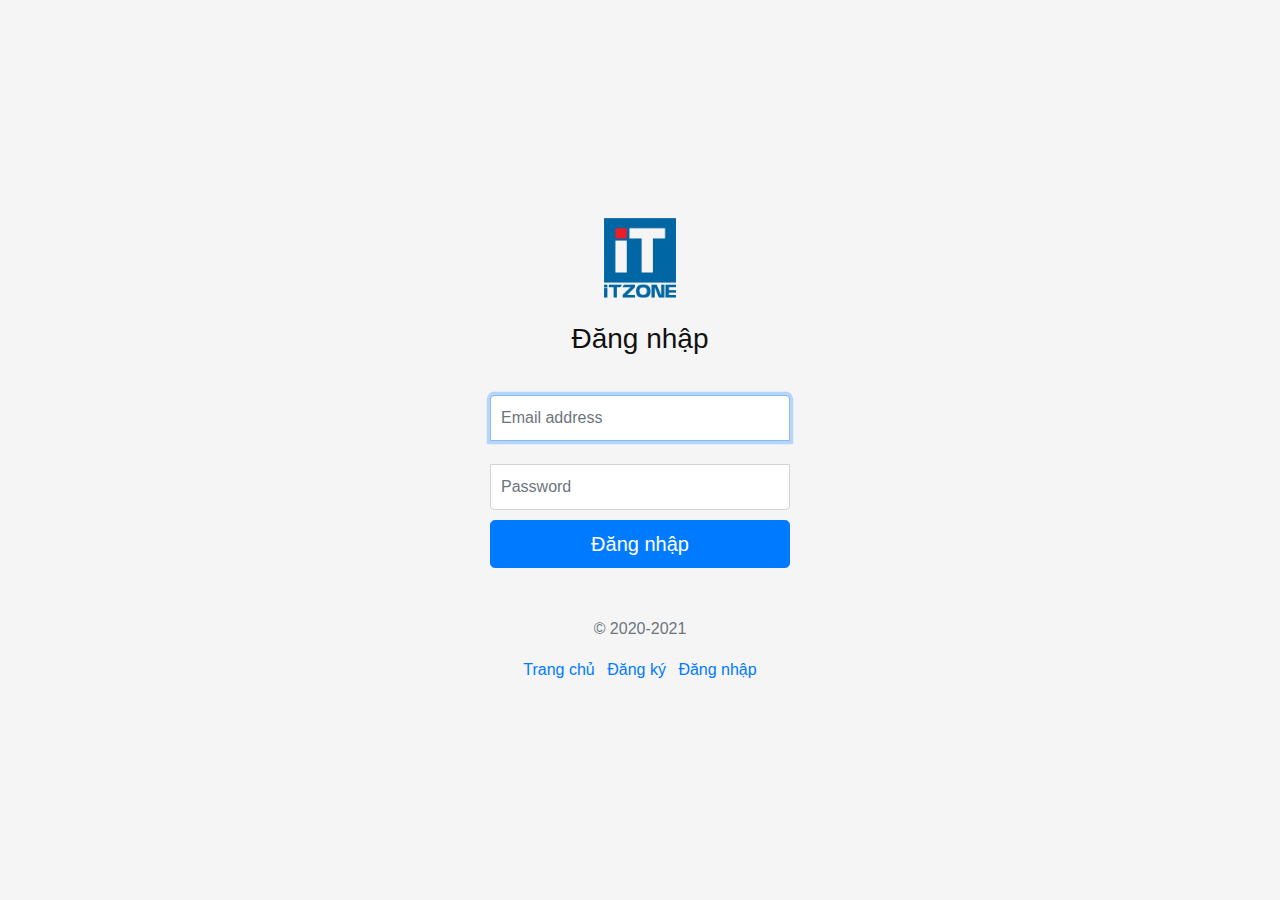
<file: dangnhap.html>
<!doctype html>
<html lang="en">
  <head>
    <meta charset="utf-8">
    <meta name="viewport" content="width=device-width, initial-scale=1, shrink-to-fit=no">
    <meta name="description" content="">
    <meta name="author" content="">
    <link rel="icon" href="/docs/4.0/assets/img/favicons/favicon.ico">
    <title>It-Zone | Đăng nhập</title>
	<link rel="icon" type="image/png" href="img/logo.png"/>

    <!-- Google Font -->
    <link href="https://fonts.googleapis.com/css2?family=Cairo:wght@200;300;400;600;900&display=swap" rel="stylesheet">

    <!-- Css Styles -->
    <link rel="stylesheet" href="css/bootstrap.min.css" type="text/css">
    <link rel="stylesheet" href="css/font-awesome.min.css" type="text/css">
    <link rel="stylesheet" href="css/elegant-icons.css" type="text/css">
    <link rel="stylesheet" href="css/nice-select.css" type="text/css">
    <link rel="stylesheet" href="css/jquery-ui.min.css" type="text/css">
    <link rel="stylesheet" href="css/owl.carousel.min.css" type="text/css">
    <link rel="stylesheet" href="css/slicknav.min.css" type="text/css">
    <link rel="stylesheet" href="css/style.css" type="text/css">
    <style>
        html,
body {
  height: 100%;
}

body {
  display: -ms-flexbox;
  display: -webkit-box;
  display: flex;
  -ms-flex-align: center;
  -ms-flex-pack: center;
  -webkit-box-align: center;
  align-items: center;
  -webkit-box-pack: center;
  justify-content: center;
  padding-top: 40px;
  padding-bottom: 40px;
  background-color: #f5f5f5;
}

.form-signin {
  width: 100%;
  max-width: 330px;
  padding: 15px;
  margin: 0 auto;
}
.form-signin .checkbox {
  font-weight: 400;
}
.form-signin .form-control {
  position: relative;
  box-sizing: border-box;
  height: auto;
  padding: 10px;
  font-size: 16px;
}
.form-signin .form-control:focus {
  z-index: 2;
}
.form-signin input[type="email"] {
  margin-bottom: -1px;
  border-bottom-right-radius: 0;
  border-bottom-left-radius: 0;
}
.form-signin input[type="password"] {
  margin-bottom: 10px;
  border-top-left-radius: 0;
  border-top-right-radius: 0;
}

    </style>
   
  </head>

  <body class="text-center">
    <form class="form-signin">
      <img class="mb-4" src="img/logo.png" alt="" width="72" height="80">
      <h1 class="h3 mb-3 font-weight-normal">Đăng nhập</h1>
      <br>
      <label for="inputEmail" class="sr-only">Email address</label>
      <input type="email" id="inputEmail" class="form-control" placeholder="Email address" required autofocus>
      <br>
      <label for="inputPassword" class="sr-only">Password</label>
      <input type="password" id="inputPassword" class="form-control" placeholder="Password" required>
      <button class="btn btn-lg btn-primary btn-block" type="submit">Đăng nhập</button>
      <p class="mt-5 mb-3 text-muted">&copy; 2020-2021</p>
      <ul class="list-inline">
        <li class="list-inline-item"><a href="index.html">Trang chủ</a></li>
        <li class="list-inline-item"><a href="dangky.html">Đăng ký</a></li>
        <li class="list-inline-item"><a href="dangnhap.html">Đăng nhập</a></li>
      </ul>
    </form>
  </body>
</html>
</file>
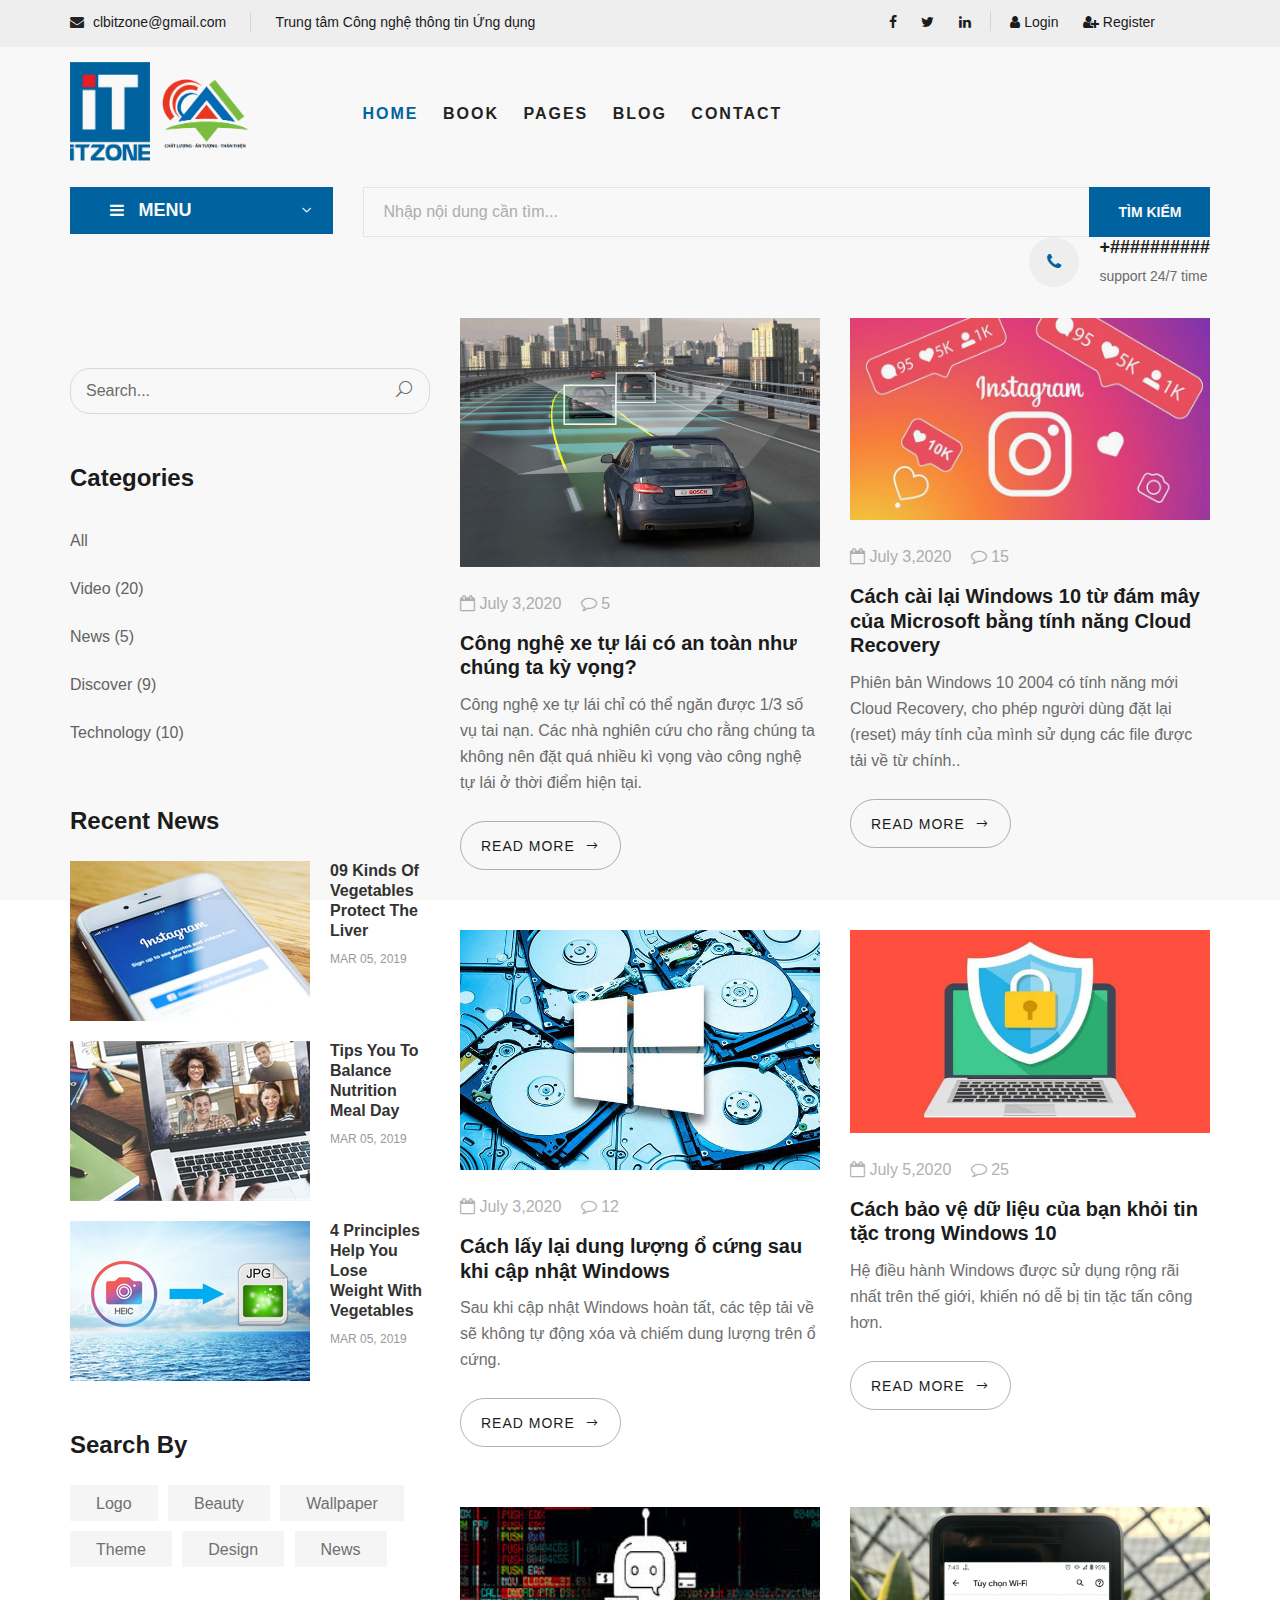
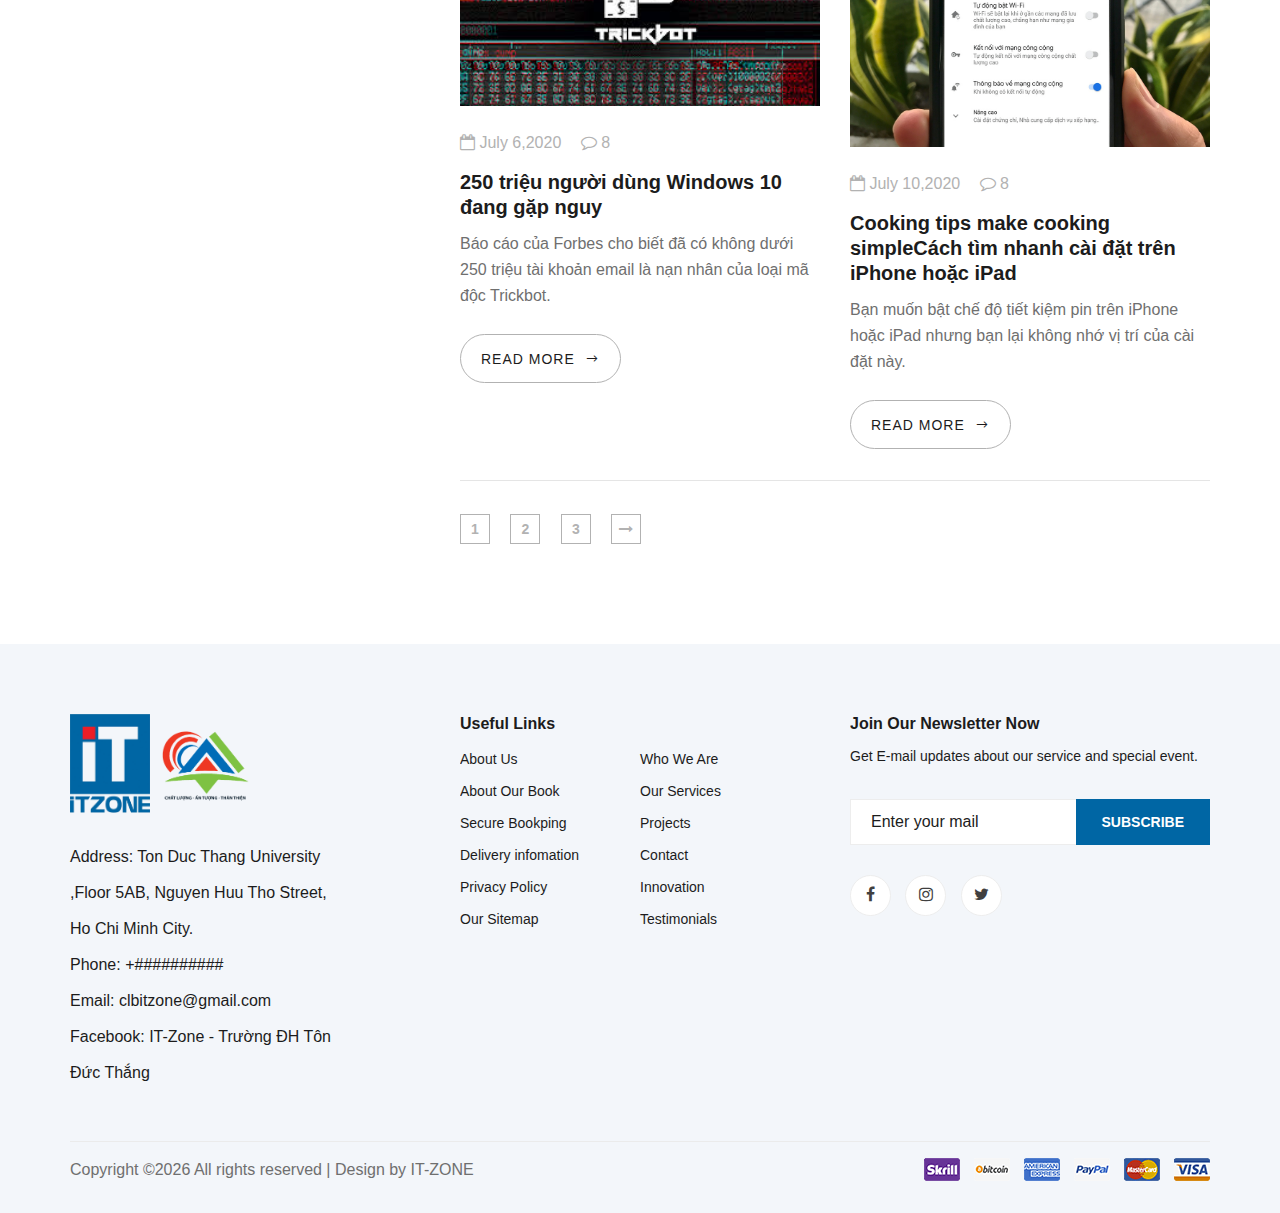
<file: event.html>
<!DOCTYPE html>
<html lang="zxx">

<head>
    <meta charset="UTF-8">
    <meta name="description" content="It-Zone">
    <meta name="keywords" content="It-Zone, unica, creative, html">
    <meta name="viewport" content="width=device-width, initial-scale=1.0">
    <meta http-equiv="X-UA-Compatible" content="ie=edge">
    <title>It-Zone | Event</title>
	<link rel="icon" type="image/png" href="img/logo.png"/>

    <!-- Google Font -->
    <link href="https://fonts.googleapis.com/css2?family=Cairo:wght@200;300;400;600;900&display=swap" rel="stylesheet">

    <!-- Css Styles -->
    <link rel="stylesheet" href="css/bootstrap.min.css" type="text/css">
    <link rel="stylesheet" href="css/font-awesome.min.css" type="text/css">
    <link rel="stylesheet" href="css/elegant-icons.css" type="text/css">
    <link rel="stylesheet" href="css/nice-select.css" type="text/css">
    <link rel="stylesheet" href="css/jquery-ui.min.css" type="text/css">
    <link rel="stylesheet" href="css/owl.carousel.min.css" type="text/css">
    <link rel="stylesheet" href="css/slicknav.min.css" type="text/css">
    <link rel="stylesheet" href="css/style.css" type="text/css">
</head>

<body>
    <!-- Page Preloder -->
    <div id="preloder">
        <div class="loader"></div>
    </div>

    <!-- Humberger Begin -->
    <div class="humberger__menu__overlay"></div>
    <div class="humberger__menu__wrapper">
        <div class="humberger__menu__logo">
            <a href="#"><img src="img/logo.png" alt=""></a>
        </div>
        <div class="humberger__menu__widget">
 
            <div class="header__top__right__social1">
                <a href="#"><i class="fa fa-user"></i> Login</a>
                <a href="#"><i class="fa fa-user-plus"></i> Register</a>     </div>
           
            
        </div>
        <nav class="humberger__menu__nav mobile-menu">
            <ul>
                <li class="active"><a href="./index.html">Home</a></li>
                <li><a href="./books.html">Book</a></li>
                <li><a href="#">Pages</a>
                    <ul class="header__menu__dropdown">
                        <li><a href="#">Hello World 1</a></li>
                                    <li><a href="#">Hello World 1</a></li>
                                    <li><a href="#">Hello World 1</a></li>
                                    <li><a href="#">Hello World 1</a></li>
                    </ul>
                </li>
                <li><a href="./blog.html">Blog</a></li>
                <li><a href="./lienhe.html">Contact</a></li>
            </ul>
        </nav>
        <div id="mobile-menu-wrap"></div>
        <div class="header__top__right__social">
            <a href="#"><i class="fa fa-facebook"></i></a>
            <a href="#"><i class="fa fa-twitter"></i></a>
            <a href="#"><i class="fa fa-linkedin"></i></a>
            <!-- <a href="#"><i class="fa fa-pinterest-p"></i></a> -->
        </div>
        <div class="humberger__menu__contact">
            <ul>
                <li><i class="fa fa-envelope"></i> clbitzone@gmail.com</li>
                <li>Trung tâm Công nghệ thông tin Ứng dụng </li>
            </ul>
        </div>
    </div>
    <!-- Humberger End -->

    <!-- Header Section Begin -->
    <header class="header">
        <div class="header__top">
            <div class="container">
                <div class="row">
                    <div class="col-lg-6 col-md-6">
                        <div class="header__top__left">
                            <ul>
                                <li><i class="fa fa-envelope"></i> clbitzone@gmail.com</li>
                                <li>Trung tâm Công nghệ thông tin Ứng dụng </li>
                            </ul>
                        </div>
                    </div>
                    <div class="col-lg-6 col-md-6">
                        <div class="header__top__right">
                            <div class="header__top__right__social">
                                <a href="#"><i class="fa fa-facebook"></i></a>
                                <a href="#"><i class="fa fa-twitter"></i></a>
                                <a href="#"><i class="fa fa-linkedin"></i></a>
                                <!-- <a href="#"><i class="fa fa-pinterest-p"></i></a> -->
                            </div>
                          
                            <div class="header__top__right__social1">
                                <a href="#"><i class="fa fa-user"></i> Login</a>
                                <a href="#"><i class="fa fa-user-plus"></i> Register</a>     </div>
                           
                            
                        </div>
                    </div>
                </div>
            </div>
        </div>
        <div class="container">
            <div class="row">
                <div class="col-lg-3">
                    <div class="header__logo">
                        <a class="logo__it_cait" href="#"><img src="img/logo.png" alt=""></a>
                        <a class="logo__it_cait2" href="#"><img src="img/logo2.png" alt=""></a>

                    </div>
                </div>
                <div class="col-lg-6">
                    <nav class="header__menu">
                        <ul>
                            <li class="active"><a href="index.html">Home</a></li>
                            <li><a href="./books.html">Book</a></li>
                            <li><a href="#">Pages</a>
                                <ul class="header__menu__dropdown">
                                    <li><a href="#">Hello World 1</a></li>
                                    <li><a href="#">Hello World 1</a></li>
                                    <li><a href="#">Hello World 1</a></li>
                                    <li><a href="#">Hello World 1</a></li>
                                </ul>
                            </li>
                            <li><a href="./blogs.html">Blog</a></li>
                            <li><a href="./lienhe.html">Contact</a></li>
                        </ul>
                    </nav>
                </div>
                
            </div>
            <div class="humberger__open">
                <i class="fa fa-bars"></i>
            </div>
        </div>
    </header>
    <!-- Header Section End -->

    <!-- Hero Section Begin -->
    <section class="hero hero-normal">
        <div class="container">
            <div class="row">
                <div class="col-lg-3">
                    <div class="hero__categories">
                        <div class="hero__categories__all">
                            <i class="fa fa-bars"></i>
                            <span>MENU</span>
                        </div>
                        <ul style="font-family: Helvetica, Arial;">
                            <li><a href="#">Thủ thuật máy tính</a></li>
                            <li><a href="#">Thủ thuật tin học văn phòng</a></li>
                            <li><a href="#">Góc hỏi đáp</a></li>
                            <li><a href="#">Download</a></li>
                            <li><a href="#">Hỗ trợ sửa máy</a></li>
                            <li><a href="#">Các lỗi thường gặp</a></li>
                            <li><a href="#">Hỗ trợ phần mềm</a></li>
                            <li><a href="#">Bài viết</a></li>
                            <li><a href="#">Facebook</a></li>
                            <li><a href="#">Youtube</a></li>
                            <li><a href="#">Sự kiện nổi bật</a></li>
                        </ul>
                    </div>
                </div>
                <div class="col-lg-9">
                    <div class="hero__search">
                        <div class="hero__search__form">
                            <form action="#">
                                <input type="text" placeholder="Nhập nội dung cần tìm...">
                                <button type="submit" class="site-btn">TÌM KIẾM</button>
                            </form>
                        </div>
                        <div class="hero__search__phone">
                            <div class="hero__search__phone__icon">
                                <i class="fa fa-phone"></i>
                            </div>
                            <div class="hero__search__phone__text">
                                <h5>+##########</h5>
                                <span>support 24/7 time</span>
                            </div>
                        </div>
                    </div>
                </div>
            </div>
        </div>
    </section>
    <!-- Hero Section End -->
   
    <!-- Blog Section Begin -->
    <section class="blog spad">
        <div class="container">
            <div class="row">
                <div class="col-lg-4 col-md-5">
                    <div class="blog__sidebar">
                        <div class="blog__sidebar__search">
                            <form action="#">
                                <input type="text" placeholder="Search...">
                                <button type="submit"><span class="icon_search"></span></button>
                            </form>
                        </div>
                        <div class="blog__sidebar__item">
                            <h4>Categories</h4>
                            <ul>
                                <li><a href="#">All</a></li>
                                <li><a href="#">Video (20)</a></li>
                                <li><a href="#">News (5)</a></li>
                                <li><a href="#">Discover (9)</a></li>
                                <li><a href="#">Technology (10)</a></li>
                            </ul>
                        </div>
                        <div class="blog__sidebar__item">
                            <h4>Recent News</h4>
                            <div class="blog__sidebar__recent">
                                <a href="#" class="blog__sidebar__recent__item">
                                    <div class="blog__sidebar__recent__item__pic">
                                        <img src="img/blog/sidebar/sr-1.jpg" alt="">
                                    </div>
                                    <div class="blog__sidebar__recent__item__text">
                                        <h6>09 Kinds Of Vegetables<br /> Protect The Liver</h6>
                                        <span>MAR 05, 2019</span>
                                    </div>
                                </a>
                                <a href="#" class="blog__sidebar__recent__item">
                                    <div class="blog__sidebar__recent__item__pic">
                                        <img src="img/blog/sidebar/sr-2.jpg" alt="">
                                    </div>
                                    <div class="blog__sidebar__recent__item__text">
                                        <h6>Tips You To Balance<br /> Nutrition Meal Day</h6>
                                        <span>MAR 05, 2019</span>
                                    </div>
                                </a>
                                <a href="#" class="blog__sidebar__recent__item">
                                    <div class="blog__sidebar__recent__item__pic">
                                        <img src="img/blog/sidebar/sr-3.jpg" alt="">
                                    </div>
                                    <div class="blog__sidebar__recent__item__text">
                                        <h6>4 Principles Help You Lose <br />Weight With Vegetables</h6>
                                        <span>MAR 05, 2019</span>
                                    </div>
                                </a>
                            </div>
                        </div>
                        <div class="blog__sidebar__item">
                            <h4>Search By</h4>
                            <div class="blog__sidebar__item__tags">
                                <a href="#">Logo</a>
                                <a href="#">Beauty</a>
                                <a href="#">Wallpaper</a>
                                <a href="#">Theme</a>
                                <a href="#">Design</a>
                                <a href="#">News</a>
                            </div>
                        </div>
                    </div>
                </div>
                <div class="col-lg-8 col-md-7">
                    <div class="row">
                        <div class="col-lg-6 col-md-6 col-sm-6">
                            <div class="blog__item">
                                <div class="blog__item__pic">
                                    <img  class="img__blog2"  src="img/blog/blog-2.jpg" alt="">
                                </div>
                                <div class="blog__item__text">
                                    <ul>
                                        <li><i class="fa fa-calendar-o"></i> July 3,2020</li>
                                        <li><i class="fa fa-comment-o"></i> 5</li>
                                    </ul>
                                    <h5  class="title__blog"><a href="#">Công nghệ xe tự lái có an toàn như chúng ta kỳ vọng?</a></h5>
                                        <p>Công nghệ xe tự lái chỉ có thể ngăn được 1/3 số vụ tai nạn. Các nhà nghiên cứu cho rằng chúng ta không nên đặt quá nhiều kì vọng vào công nghệ tự lái ở thời điểm hiện tại.</p>
                                    <a href="#" class="blog__btn">READ MORE <span class="arrow_right"></span></a>
                                </div>
                            </div>
                        </div>
                        <div class="col-lg-6 col-md-6 col-sm-6">
                            <div class="blog__item">
                                <div class="blog__item__pic">
                                    <img class="img__blog2"  src="img/blog/blog-3.jpg" alt="">
                                </div>
                                <div class="blog__item__text">
                                    <ul>
                                        <li><i class="fa fa-calendar-o"></i> July 3,2020</li>
                                        <li><i class="fa fa-comment-o"></i> 15</li>
                                    </ul>
                                    <h5  class="title__blog"><a href="#">Cách cài lại Windows 10 từ đám mây của Microsoft bằng tính năng Cloud Recovery</a></h5>
                                    <p>Phiên bản Windows 10 2004 có tính năng mới Cloud Recovery, cho phép người dùng đặt lại (reset) máy tính của mình sử dụng các file được tải về từ chính..</p>                                    </p>
                                    <a href="#" class="blog__btn">READ MORE <span class="arrow_right"></span></a>
                                </div>
                            </div>
                        </div>
                        <div class="col-lg-6 col-md-6 col-sm-6">
                            <div class="blog__item">
                                <div class="blog__item__pic">
                                    <img class="img__blog2"  src="img/blog/blog-1.jpg" alt="">
                                </div>
                                <div class="blog__item__text">
                                    <ul>
                                        <li><i class="fa fa-calendar-o"></i> July 3,2020</li>
                                        <li><i class="fa fa-comment-o"></i> 12</li>
                                    </ul>
                                    <h5 class="title__blog"><a href="#">Cách lấy lại dung lượng ổ cứng sau khi cập nhật Windows</a></h5>
                                    <p>Sau khi cập nhật Windows hoàn tất, các tệp tải về sẽ không tự động xóa và chiếm dung lượng trên ổ cứng. </p>
                                    <a href="#" class="blog__btn">READ MORE <span class="arrow_right"></span></a>
                                </div>
                            </div>
                        </div>
                        <div class="col-lg-6 col-md-6 col-sm-6">
                            <div class="blog__item">
                                <div class="blog__item__pic">
                                    <img class="img__blog2"  src="img/blog/blog-4.jpg" alt="">
                                </div>
                                <div class="blog__item__text">
                                    <ul>
                                        <li><i class="fa fa-calendar-o"></i> July 5,2020</li>
                                        <li><i class="fa fa-comment-o"></i> 25</li>
                                    </ul>
                                    <h5  class="title__blog"><a href="#">Cách bảo vệ dữ liệu của bạn khỏi tin tặc trong Windows 10
                                    </a></h5>
                                    <p>Hệ điều hành Windows được sử dụng rộng rãi nhất trên thế giới, khiến nó dễ bị tin tặc tấn công hơn.</p>
                                    <a href="#" class="blog__btn">READ MORE <span class="arrow_right"></span></a>
                                </div>
                            </div>
                        </div>
                        <div class="col-lg-6 col-md-6 col-sm-6">
                            <div class="blog__item">
                                <div class="blog__item__pic">
                                    <img class="img__blog2"  src="img/blog/blog-5.jpg" alt="">
                                </div>
                                <div class="blog__item__text">
                                    <ul>
                                        <li><i class="fa fa-calendar-o"></i> July 6,2020</li>
                                        <li><i class="fa fa-comment-o"></i> 8</li>
                                    </ul>
                                    <h5  class="title__blog"><a href="#">250 triệu người dùng Windows 10 đang gặp nguy
                                    </a></h5>
                                    <p>Báo cáo của Forbes cho biết đã có không dưới 250 triệu tài khoản email là nạn nhân của loại mã độc Trickbot.                                    </p>
                                    <a href="#" class="blog__btn">READ MORE <span class="arrow_right"></span></a>
                                </div>
                            </div>
                        </div>
                        <div class="col-lg-6 col-md-6 col-sm-6">
                            <div class="blog__item">
                                <div class="blog__item__pic">
                                    <img class="img__blog2"  src="img/blog/blog-6.jpg" alt="">
                                </div>
                                <div class="blog__item__text">
                                    <ul>
                                        <li><i class="fa fa-calendar-o"></i> July 10,2020</li>
                                        <li><i class="fa fa-comment-o"></i> 8</li>
                                    </ul>
                                    <h5  class="title__blog"><a href="#">Cooking tips make cooking simpleCách tìm nhanh cài đặt trên iPhone hoặc iPad
                                    </a></h5>
                                    <p>Bạn muốn bật chế độ tiết kiệm pin trên iPhone hoặc iPad nhưng bạn lại không nhớ vị trí của cài đặt này.</p>
                                    <a href="#" class="blog__btn">READ MORE <span class="arrow_right"></span></a>
                                </div>
                            </div>
                            
                        </div>
                        
                        <div class="col-lg-12">
                            <div class="product__pagination blog__pagination">
                                <a href="#">1</a>
                                <a href="#">2</a>
                                <a href="#">3</a>
                                <a href="#"><i class="fa fa-long-arrow-right"></i></a>
                            </div>
                        </div>
                    </div>
                </div>
            </div>
        </div>
    </section>
    <!-- Blog Section End -->

    
    <!-- Footer Section Begin -->
    <footer class="footer spad">
        <div class="container">
            <div class="row">
                <div class="col-lg-3 col-md-6 col-sm-6">
                    <div class="footer__about">
                        <div class="footer__about__logo">
                            <a class="logo__it_cait" href="#"><img src="img/logo.png" alt=""></a>
                            <a class="logo__it_cait2" href="#"><img src="img/logo2.png" alt=""></a>

                        </div>
                        <ul>
                            <li>Address: Ton Duc Thang University ,Floor 5AB, Nguyen Huu Tho Street, Ho Chi Minh City.</li>
                            <li>Phone: +##########</li>
                            <li>Email: clbitzone@gmail.com</li>
                            <li>Facebook: IT-Zone - Trường ĐH Tôn Đức Thắng</li>

                        </ul>
                    </div>
                </div>
                <div class="col-lg-4 col-md-6 col-sm-6 offset-lg-1">
                    <div class="footer__widget">
                        <h6>Useful Links</h6>
                        <ul>
                            <li><a href="#">About Us</a></li>
                            <li><a href="#">About Our Book</a></li>
                            <li><a href="#">Secure Bookping</a></li>
                            <li><a href="#">Delivery infomation</a></li>
                            <li><a href="#">Privacy Policy</a></li>
                            <li><a href="#">Our Sitemap</a></li>
                        </ul>
                        <ul>
                            <li><a href="#">Who We Are</a></li>
                            <li><a href="#">Our Services</a></li>
                            <li><a href="#">Projects</a></li>
                            <li><a href="#">Contact</a></li>
                            <li><a href="#">Innovation</a></li>
                            <li><a href="#">Testimonials</a></li>
                        </ul>
                    </div>
                </div>
                <div class="col-lg-4 col-md-12">
                    <div class="footer__widget">
                        <h6>Join Our Newsletter Now</h6>
                        <p>Get E-mail updates about our service and special event.</p>
                                     <form action="#">
                            <input type="text" placeholder="Enter your mail">
                            <button type="submit" class="site-btn">Subscribe</button>
                        </form>
                        <div class="footer__widget__social">
                            <a href="#"><i class="fa fa-facebook"></i></a>
                            <a href="#"><i class="fa fa-instagram"></i></a>
                            <a href="#"><i class="fa fa-twitter"></i></a>
                        </div>
                    </div>
                </div>
            </div>
            <div class="row">
                <div class="col-lg-12">
                    <div class="footer__copyright">
                        <div class="footer__copyright__text"><p><!-- Link back to Colorlib can't be removed. Template is licensed under CC BY 3.0. -->
                            Copyright &copy;<script>document.write(new Date().getFullYear());</script> All rights reserved | Design by IT-ZONE</a>
                            <!-- Link back to Colorlib can't be removed. Template is licensed under CC BY 3.0. --></p></div>
                        <div class="footer__copyright__payment"><img src="img/payment-item.png" alt=""></div>
                    </div>
                </div>
            </div>
        </div>
    </footer>
    <!-- Footer Section End -->

    <!-- Js Plugins -->
    <script src="js/jquery-3.3.1.min.js"></script>
    <script src="js/bootstrap.min.js"></script>
    <script src="js/jquery.nice-select.min.js"></script>
    <script src="js/jquery-ui.min.js"></script>
    <script src="js/jquery.slicknav.js"></script>
    <script src="js/mixitup.min.js"></script>
    <script src="js/owl.carousel.min.js"></script>
    <script src="js/main.js"></script>



</body>

</html>
</file>
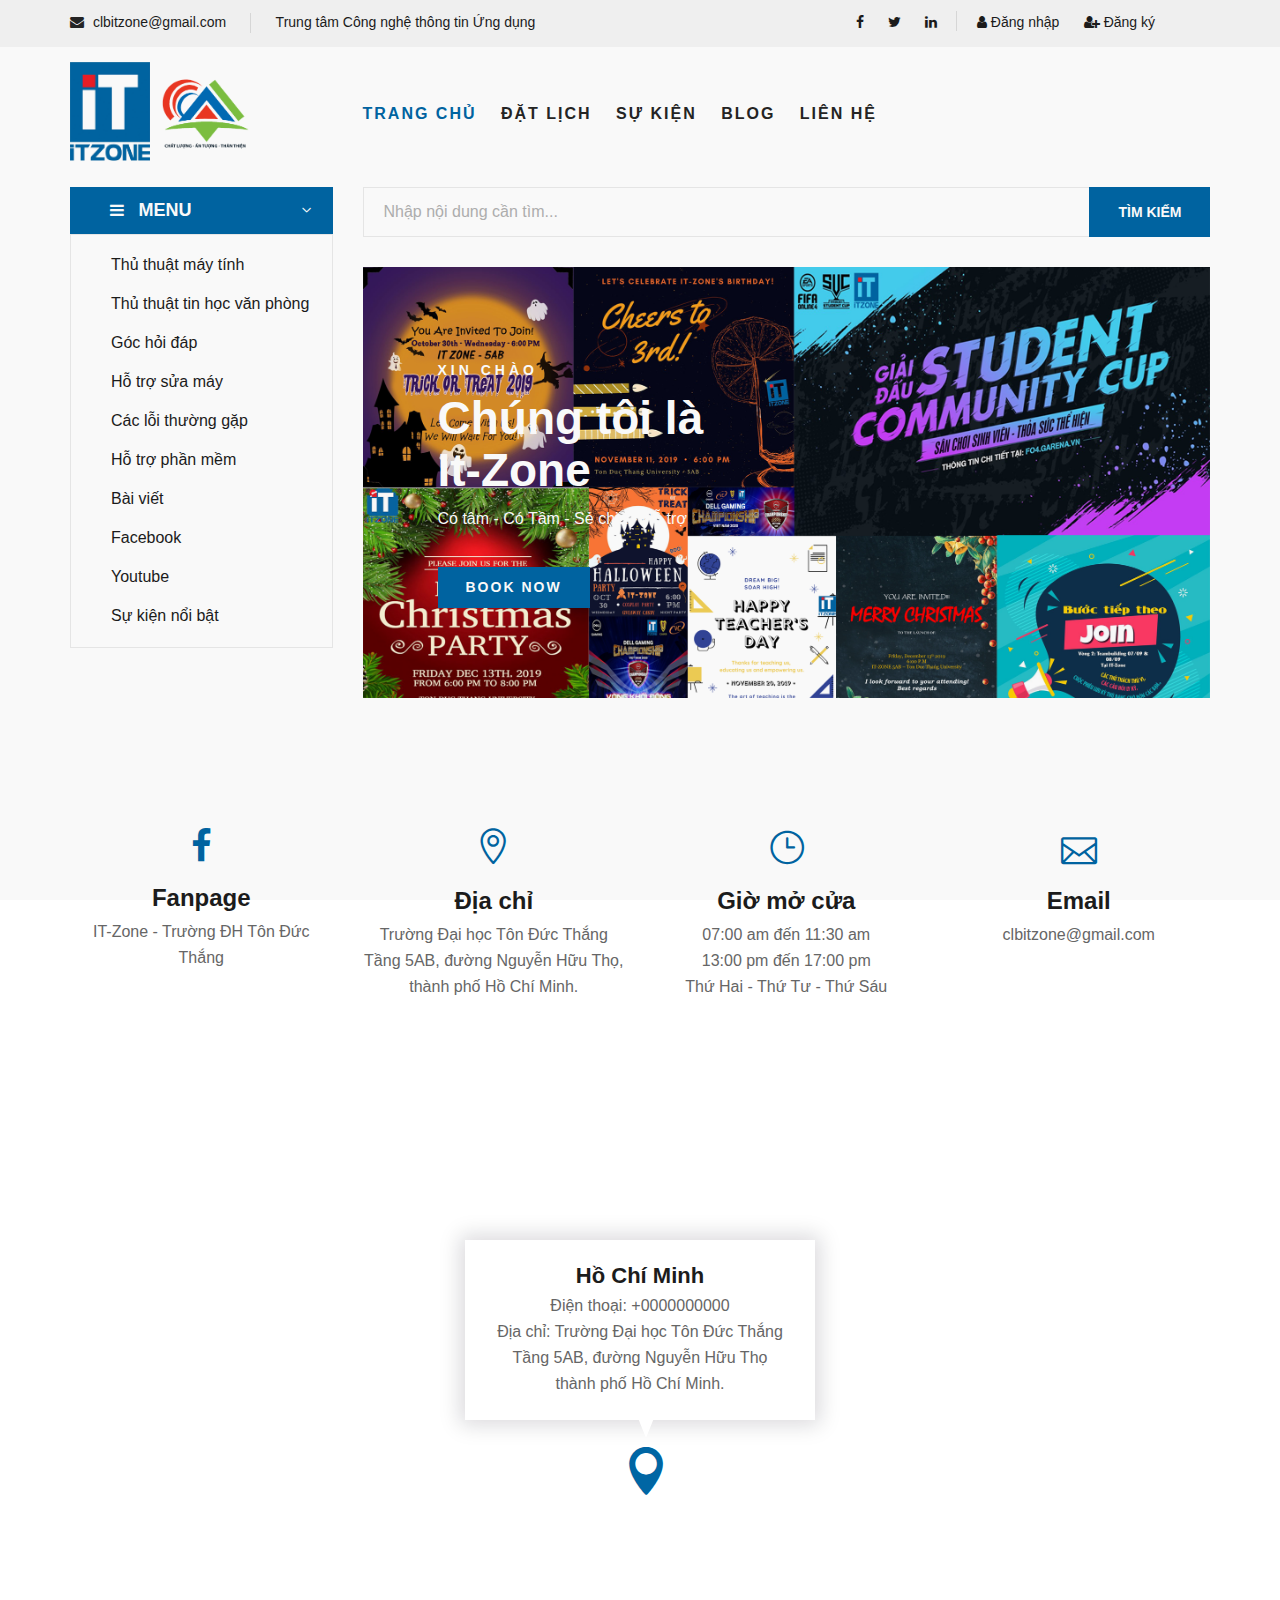
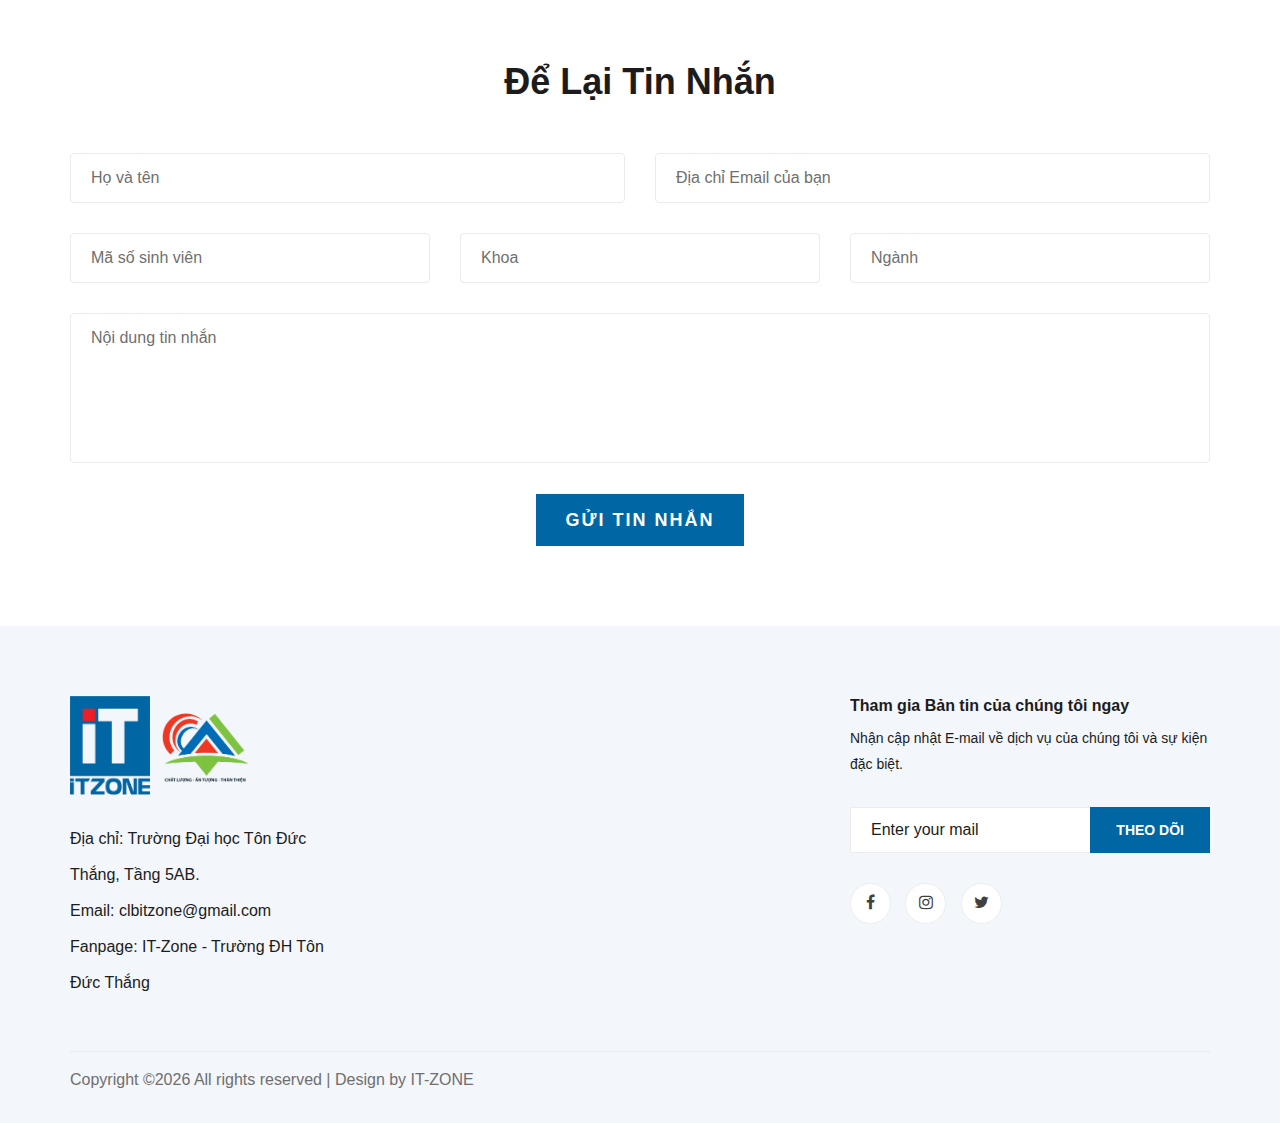
<file: lienhe.html>
<!DOCTYPE html>
<html lang="zxx">

<head>
    <meta charset="UTF-8">
    <meta name="description" content="It-Zone">
    <meta name="keywords" content="It-Zone, unica, creative, html">
    <meta name="viewport" content="width=device-width, initial-scale=1.0">
    <meta http-equiv="X-UA-Compatible" content="ie=edge">
    <title>It-Zone | Contact</title>
	<link rel="icon" type="image/png" href="img/logo.png"/>

    <!-- Google Font -->
    <link href="https://fonts.googleapis.com/css2?family=Cairo:wght@200;300;400;600;900&display=swap" rel="stylesheet">

    <!-- Css Styles -->
    <link rel="stylesheet" href="css/bootstrap.min.css" type="text/css">
    <link rel="stylesheet" href="css/font-awesome.min.css" type="text/css">
    <link rel="stylesheet" href="css/elegant-icons.css" type="text/css">
    <link rel="stylesheet" href="css/nice-select.css" type="text/css">
    <link rel="stylesheet" href="css/jquery-ui.min.css" type="text/css">
    <link rel="stylesheet" href="css/owl.carousel.min.css" type="text/css">
    <link rel="stylesheet" href="css/slicknav.min.css" type="text/css">
    <link rel="stylesheet" href="css/style.css" type="text/css">
</head>

<body>
    <!-- Page Preloder -->
    <div id="preloder">
        <div class="loader"></div>
    </div>

    <!-- Humberger Begin -->
    <div class="humberger__menu__overlay"></div>
    <div class="humberger__menu__wrapper">
        <div class="humberger__menu__logo">
            <a href="#"><img src="img/logo.png" alt=""></a>
        </div>
        <div class="humberger__menu__widget">
          
            <div class="header__top__right__social1">
                <a href="#"><i class="fa fa-user"></i> Đăng nhập</a>
                <a href="#"><i class="fa fa-user-plus"></i> Đăng ký</a>     </div>
           
            
        </div>
        <nav class="humberger__menu__nav mobile-menu">
            <ul>
                <li class="active"><a href="./index.html">Trang chủ</a></li>
                <li><a href="./books.html">Đặt lịch</a></li>
                <li><a href="#">Sự kiện</a>
                    <ul class="header__menu__dropdown">
                        <li><a href="#">Hello World 1</a></li>
                        <li><a href="#">Hello World 1</a></li>
                        <li><a href="#">Hello World 1</a></li>
                        <li><a href="#">Hello World 1</a></li>
                    </ul>
                </li>
                <li><a href="./blogs.html">Blog</a></li>
                <li><a href="./lienhe.html">Liên hệ</a></li>
            </ul>
        </nav>
        <div id="mobile-menu-wrap"></div>
        <div class="header__top__right__social">
            <a href="#"><i class="fa fa-facebook"></i></a>
            <a href="#"><i class="fa fa-twitter"></i></a>
            <a href="#"><i class="fa fa-linkedin"></i></a>
            <!-- <a href="#"><i class="fa fa-pinterest-p"></i></a> -->
        </div>
        <div class="humberger__menu__contact">
            <ul>
                <li><i class="fa fa-envelope"></i> clbitzone@gmail.com</li>
                <li>Trung tâm Công nghệ thông tin Ứng dụng </li>
            </ul>
        </div>
    </div>
    <!-- Humberger End -->

    <!-- Header Section Begin -->
    <header class="header">
        <div class="header__top">
            <div class="container">
                <div class="row">
                    <div class="col-lg-6 col-md-6">
                        <div class="header__top__left">
                            <ul>
                                <li><i class="fa fa-envelope"></i> clbitzone@gmail.com</li>
                                <li>Trung tâm Công nghệ thông tin Ứng dụng </li>
                            </ul>
                        </div>
                    </div>
                    <div class="col-lg-6 col-md-6">
                        <div class="header__top__right">
                            <div class="header__top__right__social">
                                <a href="#"><i class="fa fa-facebook"></i></a>
                                <a href="#"><i class="fa fa-twitter"></i></a>
                                <a href="#"><i class="fa fa-linkedin"></i></a>
                                <!-- <a href="#"><i class="fa fa-pinterest-p"></i></a> -->
                            </div>
                            
                            <div class="header__top__right__social1">
                                <a href="#"><i class="fa fa-user"></i> Đăng nhập</a>
                                <a href="#"><i class="fa fa-user-plus"></i> Đăng ký</a>     </div>
                           
                            
                        </div>
                    </div>
                </div>
            </div>
        </div>
        <div class="container">
            <div class="row">
                <div class="col-lg-3">
                    <div class="header__logo">
                        <a class="logo__it_cait" href="#"><img src="img/logo.png" alt=""></a>
                        <a class="logo__it_cait2" href="#"><img src="img/logo2.png" alt=""></a>

                    </div>
                </div>
                <div class="col-lg-6">
                    <nav class="header__menu">
                        <ul>
                            <li class="active"><a href="./index.html">Trang chủ</a></li>
                            <li><a href="./books.html">Đặt lịch</a></li>
                            <li><a href="#">Sự kiện</a>
                                <ul class="header__menu__dropdown">
                                    <li><a href="#">Hello World 1</a></li>
                                    <li><a href="#">Hello World 1</a></li>
                                    <li><a href="#">Hello World 1</a></li>
                                    <li><a href="#">Hello World 1</a></li>
                                </ul>
                            </li>
                            <li><a href="./blogs.html">Blog</a></li>
                            <li><a href="./lienhe.html">Liên hệ</a></li>
                        </ul>
                    </nav>
                </div>
                
            </div>
            <div class="humberger__open">
                <i class="fa fa-bars"></i>
            </div>
        </div>
    </header>
    <!-- Header Section End -->

    <!-- Hero Section Begin -->
    <section class="hero">
        <div class="container">
            <div class="row">
                <div class="col-lg-3">
                    <div class="hero__categories">
                        <div class="hero__categories__all">
                            <i class="fa fa-bars"></i>
                            <span>MENU</span>
                        </div>
                        <ul style="font-family: Helvetica, Arial;">
                            <li><a href="#">Thủ thuật máy tính</a></li>
                            <li><a href="#">Thủ thuật tin học văn phòng</a></li>
                            <li><a href="#">Góc hỏi đáp</a></li>
                            <li><a href="#">Hỗ trợ sửa máy</a></li>
                            <li><a href="#">Các lỗi thường gặp</a></li>
                            <li><a href="#">Hỗ trợ phần mềm</a></li>
                            <li><a href="#">Bài viết</a></li>
                            <li><a href="#">Facebook</a></li>
                            <li><a href="#">Youtube</a></li>
                            <li><a href="#">Sự kiện nổi bật</a></li>
                        </ul>
                    </div>
                </div>
                <div class="col-lg-9">
                    <div class="hero__search">
                        <div class="hero__search__form">
                            <form action="#">
                                <input type="text" placeholder="Nhập nội dung cần tìm...">
                                <button type="submit" class="site-btn">TÌM KIẾM</button>
                            </form>
                        </div>
                        
                    </div>
                    <div class="hero__item set-bg" data-setbg="img/hero/banner.jpg">
                        <div class="hero__text">
                            <span style="color: white;" >XIN CHÀO </span>
                            <h2  style="color: white;">Chúng tôi là <br />It-Zone</h2>
                            <p  style="color: white;">Có tâm - Có Tầm - Sẻ chia - Hỗ trợ</p>
                            <a href="#" class="primary-btn">BOOK NOW</a>
                        </div>
                    </div>
                </div>
            </div>
        </div>
    </section>
    <!-- Hero Section End -->
    <section class="contact spad">
        <div class="container">
            <div class="row">
                <div class="col-lg-3 col-md-3 col-sm-6 text-center">
                    <div class="contact__widget">
                        <span class="fa fa-facebook" ></span>
                        <h4>Fanpage</h4>
                        <p>IT-Zone - Trường ĐH Tôn Đức Thắng</p>
                    </div>
                </div>
                <div class="col-lg-3 col-md-3 col-sm-6 text-center">
                    <div class="contact__widget">
                        <span class="icon_pin_alt"></span>
                        <h4>Địa chỉ</h4>
                        <p>Trường Đại học Tôn Đức Thắng <br>Tầng 5AB, đường Nguyễn Hữu Thọ, thành phố Hồ Chí Minh.</p>
                    </div>
                </div>
                <div class="col-lg-3 col-md-3 col-sm-6 text-center">
                    <div class="contact__widget">
                        <span class="icon_clock_alt"></span>
                        <h4>Giờ mở cửa</h4>
                        <p>07:00 am đến 11:30 am <br> 13:00 pm đến 17:00 pm <br> Thứ Hai - Thứ Tư - Thứ Sáu </p>
                    </div>
                </div>
                <div class="col-lg-3 col-md-3 col-sm-6 text-center">
                    <div class="contact__widget">
                        <span class="icon_mail_alt"></span>
                        <h4>Email</h4>
                        <p>clbitzone@gmail.com</p>
                    </div>
                </div>
            </div>
        </div>
    </section>
    <div class="map">
        <iframe src="https://www.google.com/maps/embed?pb=!1m18!1m12!1m3!1d2047.8012892332717!2d106.69936077263247!3d10.731711706298887!2m3!1f0!2f0!3f0!3m2!1i1024!2i768!4f13.1!3m3!1m2!1s0x317528b2747a81a3%3A0x33c1813055acb613!2zVHLGsOG7nW5nIMSQ4bqhaSBo4buNYyBUw7RuIMSQ4bupYyBUaOG6r25n!5e0!3m2!1svi!2s!4v1592805762292!5m2!1svi!2s" width="600" height="450" frameborder="0" style="border:0;" allowfullscreen="" aria-hidden="false" tabtrangchu="0"></iframe>
        <div class="map-inside">
            <i class="icon_pin"></i>
            <div class="inside-widget">
                <h4>Hồ Chí Minh</h4>
                <ul>
                    <li>Điện thoại: +0000000000</li>
                    <li>Địa chỉ: Trường Đại học Tôn Đức Thắng <br> Tầng 5AB, đường Nguyễn Hữu Thọ <br> thành phố Hồ Chí Minh.</li>
                </ul>
            </div>
        </div>
    </div>
    <!-- Categories Section Begin -->
    <div class="contact-form spad">
        <div class="container">
            <div class="row">
                <div class="col-lg-12">
                    <div class="contact__form__title">
                        <h2>Để Lại Tin Nhắn</h2>
                    </div>
                </div>
            </div>
            <form action="#">
                <div class="row">
                    <div class="col-lg-6 col-md-6">
                        <input type="text" placeholder="Họ và tên">
                    </div>
                    <div class="col-lg-6 col-md-6">
                        <input type="text" placeholder="Địa chỉ Email của bạn">
                    </div>
                    <div class="col-lg-4 col-md-4">
                        <input type="text" placeholder="Mã số sinh viên">
                        
                    </div>
                    <div class="col-lg-4 col-md-4">
                        <input type="text" placeholder="Khoa">
                    </div>
                    <div class="col-lg-4 col-md-4">
                        <input type="text" placeholder="Ngành">
                    </div>
                    <div class="col-lg-12 text-center">
                        <textarea placeholder="Nội dung tin nhắn"></textarea>
                        <button type="submit" class="site-btn">GỬI TIN NHẮN</button>
                    </div>
                </div>
            </form>
        </div>
    </div>
  
   
    <!-- Footer Section Begin -->
    <footer class="footer spad">
        <div class="container">
            <div class="row">
                <div class="col-lg-3 col-md-6 col-sm-6">
                    <div class="footer__about">
                        <div class="footer__about__logo">
                            <a class="logo__it_cait" href="#"><img src="img/logo.png" alt=""></a>
                            <a class="logo__it_cait2" href="#"><img src="img/logo2.png" alt=""></a>

                        </div>
                        <ul>
                            <li>Địa chỉ: Trường Đại học Tôn Đức Thắng, Tầng 5AB.</li>
                            <li>Email: clbitzone@gmail.com</li>
                            <li>Fanpage: IT-Zone - Trường ĐH Tôn Đức Thắng</li>

                        </ul>
                    </div>
                </div>
                <div class="col-lg-4 col-md-6 col-sm-6 offset-lg-1">
                    <!-- <div class="footer__widget">
                        <h6>Useful Links</h6>
                        <ul>
                            <li><a href="#">About Us</a></li>
                            <li><a href="#">About Our Book</a></li>
                            <li><a href="#">Secure Bookping</a></li>
                            <li><a href="#">Delivery infomation</a></li>
                            <li><a href="#">Privacy Policy</a></li>
                            <li><a href="#">Our Sitemap</a></li>
                        </ul>
                        <ul>
                            <li><a href="#">Who We Are</a></li>
                            <li><a href="#">Our Services</a></li>
                            <li><a href="#">Projects</a></li>
                            <li><a href="#">Contact</a></li>
                            <li><a href="#">Innovation</a></li>
                            <li><a href="#">Testimonials</a></li>
                        </ul>
                    </div> -->
                </div>
                <div class="col-lg-4 col-md-12">
                    <div class="footer__widget">
                        <h6>Tham gia Bản tin của chúng tôi ngay</h6>
                        <p>Nhận cập nhật E-mail về dịch vụ của chúng tôi và sự kiện đặc biệt.                        </p>
                                     <form action="#">
                            <input type="text" placeholder="Enter your mail">
                            <button type="submit" class="site-btn">Theo dõi</button>
                        </form>
                        <div class="footer__widget__social">
                            <a href="#"><i class="fa fa-facebook"></i></a>
                            <a href="#"><i class="fa fa-instagram"></i></a>
                            <a href="#"><i class="fa fa-twitter"></i></a>
                        </div>
                    </div>
                </div>
            </div>
            <div class="row">
                <div class="col-lg-12">
                    <div class="footer__copyright">
                        <div class="footer__copyright__text"><p><!-- Link back to Colorlib can't be removed. Template is licensed under CC BY 3.0. -->
  Copyright &copy;<script>document.write(new Date().getFullYear());</script> All rights reserved | Design by IT-ZONE</a>
  <!-- Link back to Colorlib can't be removed. Template is licensed under CC BY 3.0. --></p></div>
                        
                    </div>
                </div>
            </div>
        </div>
    </footer>
    <!-- Footer Section End -->

    <!-- Js Plugins -->
    <script src="js/jquery-3.3.1.min.js"></script>
    <script src="js/bootstrap.min.js"></script>
    <script src="js/jquery.nice-select.min.js"></script>
    <script src="js/jquery-ui.min.js"></script>
    <script src="js/jquery.slicknav.js"></script>
    <script src="js/mixitup.min.js"></script>
    <script src="js/owl.carousel.min.js"></script>
    <script src="js/main.js"></script>



</body>

</html>
</file>
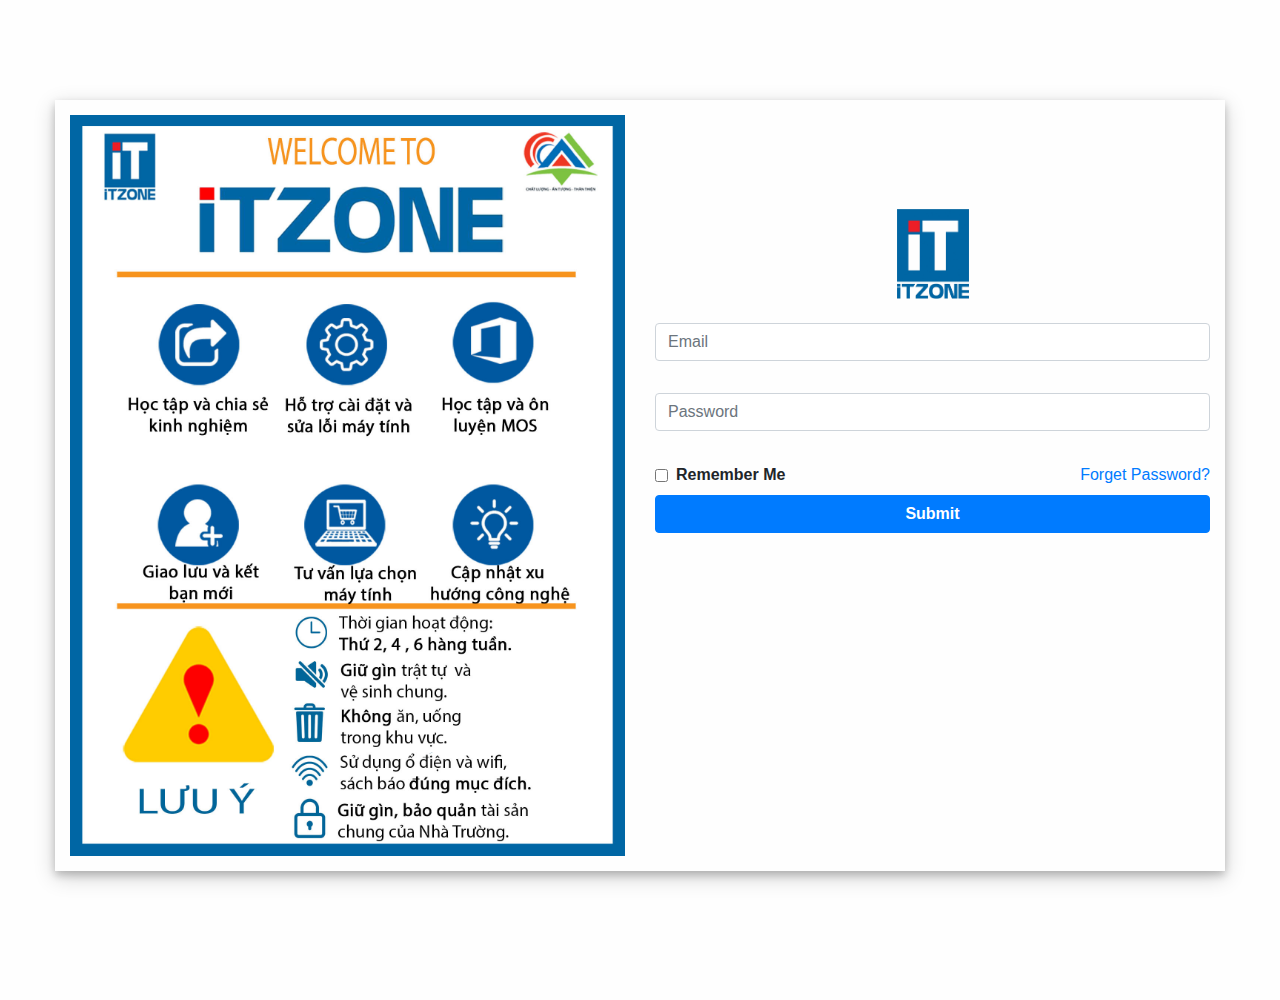
<file: Untitled-1.html>
<!DOCTYPE html>
<html lang="en">
<head>
  <meta charset="UTF-8">
  <meta name="viewport" content="width=device-width, initial-scale=1.0">
  <title>It-Zone | Website</title>
	<link rel="icon" type="image/png" href="img/logo.png"/>

    <!-- Google Font -->
    <link href="https://fonts.googleapis.com/css2?family=Cairo:wght@200;300;400;600;900&display=swap" rel="stylesheet">

    <!-- Css Styles -->
    <link rel="stylesheet" href="css/bootstrap.min.css" type="text/css">
    <link rel="stylesheet" href="css/font-awesome.min.css" type="text/css">
    <link rel="stylesheet" href="css/elegant-icons.css" type="text/css">
    <link rel="stylesheet" href="css/nice-select.css" type="text/css">
    <link rel="stylesheet" href="css/jquery-ui.min.css" type="text/css">
    <link rel="stylesheet" href="css/owl.carousel.min.css" type="text/css">
    <link rel="stylesheet" href="css/slicknav.min.css" type="text/css">
    <link rel="stylesheet" href="css/style.css" type="text/css">
<style>
  #xam{
  box-shadow: 0 4px 8px 0 rgba(0, 0, 0, 0.2), 0 6px 20px 0 rgba(0, 0, 0, 0.19);
  margin-top: 100px;
  }

</style>
  </head>
<body style=" background-color: #fefefe; " >
  <div id="xam" class="container">
    <div style="padding-top: 15px; padding-bottom: 15px;" class="row">
      <div class="col-md-6">
        <img src="poster7.jpg" alt="">
      </div>
      <div class="col-md-6">   
        <form style="padding-top: 70px;" class="signup" >
          <br>
          <img style="display: block; margin-left: auto; margin-right: auto;" src="img/logo.png" alt="" width="72" height="90">
          <br>
          <div class="form-group pb-3">    
            <input type="email" placeholder="Email" class="form-control" id="exampleInputEmail1" aria-describedby="emailHelp">   
          </div>
          <div class="form-group pb-3">   
            <input type="password" placeholder="Password" class="form-control" id="exampleInputPassword1">
          </div>
          <div class="d-flex align-items-center justify-content-between">
        <div class="d-flex align-items-center"><input name="" type="checkbox" value="" /> <span class="pl-2 font-weight-bold">Remember Me</span></div>
        <div><a href="#">Forget Password?</a></div>
        </div>
           <div class="pb-2">
          <button type="submit" class="btn btn-primary w-100 font-weight-bold mt-2">Submit</button>
           </div>
        </form>    
      </div>
    </div>
  </div>
</body>
</html>
</file>
<file: css/elegant-icons.css>
@font-face {
	font-family: 'ElegantIcons';
	src:url('../fonts/ElegantIcons.eot');
	src:url('../fonts/ElegantIcons.eot?#iefix') format('embedded-opentype'),
		url('../fonts/ElegantIcons.woff') format('woff'),
		url('../fonts/ElegantIcons.ttf') format('truetype'),
		url('../fonts/ElegantIcons.svg#ElegantIcons') format('svg');
	font-weight: normal;
	font-style: normal;
}

/* Use the following CSS code if you want to use data attributes for inserting your icons */
[data-icon]:before {
	font-family: 'ElegantIcons';
	content: attr(data-icon);
	speak: none;
	font-weight: normal;
	font-variant: normal;
	text-transform: none;
	line-height: 1;
	-webkit-font-smoothing: antialiased;
	-moz-osx-font-smoothing: grayscale;
}

/* Use the following CSS code if you want to have a class per icon */
/*
Instead of a list of all class selectors,
you can use the generic selector below, but it's slower:
[class*="your-class-prefix"] {
*/
.arrow_up, .arrow_down, .arrow_left, .arrow_right, .arrow_left-up, .arrow_right-up, .arrow_right-down, .arrow_left-down, .arrow-up-down, .arrow_up-down_alt, .arrow_left-right_alt, .arrow_left-right, .arrow_expand_alt2, .arrow_expand_alt, .arrow_condense, .arrow_expand, .arrow_move, .arrow_carrot-up, .arrow_carrot-down, .arrow_carrot-left, .arrow_carrot-right, .arrow_carrot-2up, .arrow_carrot-2down, .arrow_carrot-2left, .arrow_carrot-2right, .arrow_carrot-up_alt2, .arrow_carrot-down_alt2, .arrow_carrot-left_alt2, .arrow_carrot-right_alt2, .arrow_carrot-2up_alt2, .arrow_carrot-2down_alt2, .arrow_carrot-2left_alt2, .arrow_carrot-2right_alt2, .arrow_triangle-up, .arrow_triangle-down, .arrow_triangle-left, .arrow_triangle-right, .arrow_triangle-up_alt2, .arrow_triangle-down_alt2, .arrow_triangle-left_alt2, .arrow_triangle-right_alt2, .arrow_back, .icon_minus-06, .icon_plus, .icon_close, .icon_check, .icon_minus_alt2, .icon_plus_alt2, .icon_close_alt2, .icon_check_alt2, .icon_zoom-out_alt, .icon_zoom-in_alt, .icon_search, .icon_box-empty, .icon_box-selected, .icon_minus-box, .icon_plus-box, .icon_box-checked, .icon_circle-empty, .icon_circle-slelected, .icon_stop_alt2, .icon_stop, .icon_pause_alt2, .icon_pause, .icon_menu, .icon_menu-square_alt2, .icon_menu-circle_alt2, .icon_ul, .icon_ol, .icon_adjust-horiz, .icon_adjust-vert, .icon_document_alt, .icon_documents_alt, .icon_pencil, .icon_pencil-edit_alt, .icon_pencil-edit, .icon_folder-alt, .icon_folder-open_alt, .icon_folder-add_alt, .icon_info_alt, .icon_error-oct_alt, .icon_error-circle_alt, .icon_error-triangle_alt, .icon_question_alt2, .icon_question, .icon_comment_alt, .icon_chat_alt, .icon_vol-mute_alt, .icon_volume-low_alt, .icon_volume-high_alt, .icon_quotations, .icon_quotations_alt2, .icon_clock_alt, .icon_lock_alt, .icon_lock-open_alt, .icon_key_alt, .icon_cloud_alt, .icon_cloud-upload_alt, .icon_cloud-download_alt, .icon_image, .icon_images, .icon_lightbulb_alt, .icon_gift_alt, .icon_house_alt, .icon_genius, .icon_mobile, .icon_tablet, .icon_laptop, .icon_desktop, .icon_camera_alt, .icon_mail_alt, .icon_cone_alt, .icon_ribbon_alt, .icon_bag_alt, .icon_creditcard, .icon_cart_alt, .icon_paperclip, .icon_tag_alt, .icon_tags_alt, .icon_trash_alt, .icon_cursor_alt, .icon_mic_alt, .icon_compass_alt, .icon_pin_alt, .icon_pushpin_alt, .icon_map_alt, .icon_drawer_alt, .icon_toolbox_alt, .icon_book_alt, .icon_calendar, .icon_film, .icon_table, .icon_contacts_alt, .icon_headphones, .icon_lifesaver, .icon_piechart, .icon_refresh, .icon_link_alt, .icon_link, .icon_loading, .icon_blocked, .icon_archive_alt, .icon_heart_alt, .icon_star_alt, .icon_star-half_alt, .icon_star, .icon_star-half, .icon_tools, .icon_tool, .icon_cog, .icon_cogs, .arrow_up_alt, .arrow_down_alt, .arrow_left_alt, .arrow_right_alt, .arrow_left-up_alt, .arrow_right-up_alt, .arrow_right-down_alt, .arrow_left-down_alt, .arrow_condense_alt, .arrow_expand_alt3, .arrow_carrot_up_alt, .arrow_carrot-down_alt, .arrow_carrot-left_alt, .arrow_carrot-right_alt, .arrow_carrot-2up_alt, .arrow_carrot-2dwnn_alt, .arrow_carrot-2left_alt, .arrow_carrot-2right_alt, .arrow_triangle-up_alt, .arrow_triangle-down_alt, .arrow_triangle-left_alt, .arrow_triangle-right_alt, .icon_minus_alt, .icon_plus_alt, .icon_close_alt, .icon_check_alt, .icon_zoom-out, .icon_zoom-in, .icon_stop_alt, .icon_menu-square_alt, .icon_menu-circle_alt, .icon_document, .icon_documents, .icon_pencil_alt, .icon_folder, .icon_folder-open, .icon_folder-add, .icon_folder_upload, .icon_folder_download, .icon_info, .icon_error-circle, .icon_error-oct, .icon_error-triangle, .icon_question_alt, .icon_comment, .icon_chat, .icon_vol-mute, .icon_volume-low, .icon_volume-high, .icon_quotations_alt, .icon_clock, .icon_lock, .icon_lock-open, .icon_key, .icon_cloud, .icon_cloud-upload, .icon_cloud-download, .icon_lightbulb, .icon_gift, .icon_house, .icon_camera, .icon_mail, .icon_cone, .icon_ribbon, .icon_bag, .icon_cart, .icon_tag, .icon_tags, .icon_trash, .icon_cursor, .icon_mic, .icon_compass, .icon_pin, .icon_pushpin, .icon_map, .icon_drawer, .icon_toolbox, .icon_book, .icon_contacts, .icon_archive, .icon_heart, .icon_profile, .icon_group, .icon_grid-2x2, .icon_grid-3x3, .icon_music, .icon_pause_alt, .icon_phone, .icon_upload, .icon_download, .social_facebook, .social_twitter, .social_pinterest, .social_googleplus, .social_tumblr, .social_tumbleupon, .social_wordpress, .social_instagram, .social_dribbble, .social_vimeo, .social_linkedin, .social_rss, .social_deviantart, .social_share, .social_myspace, .social_skype, .social_youtube, .social_picassa, .social_googledrive, .social_flickr, .social_blogger, .social_spotify, .social_delicious, .social_facebook_circle, .social_twitter_circle, .social_pinterest_circle, .social_googleplus_circle, .social_tumblr_circle, .social_stumbleupon_circle, .social_wordpress_circle, .social_instagram_circle, .social_dribbble_circle, .social_vimeo_circle, .social_linkedin_circle, .social_rss_circle, .social_deviantart_circle, .social_share_circle, .social_myspace_circle, .social_skype_circle, .social_youtube_circle, .social_picassa_circle, .social_googledrive_alt2, .social_flickr_circle, .social_blogger_circle, .social_spotify_circle, .social_delicious_circle, .social_facebook_square, .social_twitter_square, .social_pinterest_square, .social_googleplus_square, .social_tumblr_square, .social_stumbleupon_square, .social_wordpress_square, .social_instagram_square, .social_dribbble_square, .social_vimeo_square, .social_linkedin_square, .social_rss_square, .social_deviantart_square, .social_share_square, .social_myspace_square, .social_skype_square, .social_youtube_square, .social_picassa_square, .social_googledrive_square, .social_flickr_square, .social_blogger_square, .social_spotify_square, .social_delicious_square, .icon_printer, .icon_calulator, .icon_building, .icon_floppy, .icon_drive, .icon_search-2, .icon_id, .icon_id-2, .icon_puzzle, .icon_like, .icon_dislike, .icon_mug, .icon_currency, .icon_wallet, .icon_pens, .icon_easel, .icon_flowchart, .icon_datareport, .icon_briefcase, .icon_shield, .icon_percent, .icon_globe, .icon_globe-2, .icon_target, .icon_hourglass, .icon_balance, .icon_rook, .icon_printer-alt, .icon_calculator_alt, .icon_building_alt, .icon_floppy_alt, .icon_drive_alt, .icon_search_alt, .icon_id_alt, .icon_id-2_alt, .icon_puzzle_alt, .icon_like_alt, .icon_dislike_alt, .icon_mug_alt, .icon_currency_alt, .icon_wallet_alt, .icon_pens_alt, .icon_easel_alt, .icon_flowchart_alt, .icon_datareport_alt, .icon_briefcase_alt, .icon_shield_alt, .icon_percent_alt, .icon_globe_alt, .icon_clipboard {
	font-family: 'ElegantIcons';
	speak: none;
	font-style: normal;
	font-weight: normal;
	font-variant: normal;
	text-transform: none;
	line-height: 1;
	-webkit-font-smoothing: antialiased;
}
.arrow_up:before {
	content: "\21";
}
.arrow_down:before {
	content: "\22";
}
.arrow_left:before {
	content: "\23";
}
.arrow_right:before {
	content: "\24";
}
.arrow_left-up:before {
	content: "\25";
}
.arrow_right-up:before {
	content: "\26";
}
.arrow_right-down:before {
	content: "\27";
}
.arrow_left-down:before {
	content: "\28";
}
.arrow-up-down:before {
	content: "\29";
}
.arrow_up-down_alt:before {
	content: "\2a";
}
.arrow_left-right_alt:before {
	content: "\2b";
}
.arrow_left-right:before {
	content: "\2c";
}
.arrow_expand_alt2:before {
	content: "\2d";
}
.arrow_expand_alt:before {
	content: "\2e";
}
.arrow_condense:before {
	content: "\2f";
}
.arrow_expand:before {
	content: "\30";
}
.arrow_move:before {
	content: "\31";
}
.arrow_carrot-up:before {
	content: "\32";
}
.arrow_carrot-down:before {
	content: "\33";
}
.arrow_carrot-left:before {
	content: "\34";
}
.arrow_carrot-right:before {
	content: "\35";
}
.arrow_carrot-2up:before {
	content: "\36";
}
.arrow_carrot-2down:before {
	content: "\37";
}
.arrow_carrot-2left:before {
	content: "\38";
}
.arrow_carrot-2right:before {
	content: "\39";
}
.arrow_carrot-up_alt2:before {
	content: "\3a";
}
.arrow_carrot-down_alt2:before {
	content: "\3b";
}
.arrow_carrot-left_alt2:before {
	content: "\3c";
}
.arrow_carrot-right_alt2:before {
	content: "\3d";
}
.arrow_carrot-2up_alt2:before {
	content: "\3e";
}
.arrow_carrot-2down_alt2:before {
	content: "\3f";
}
.arrow_carrot-2left_alt2:before {
	content: "\40";
}
.arrow_carrot-2right_alt2:before {
	content: "\41";
}
.arrow_triangle-up:before {
	content: "\42";
}
.arrow_triangle-down:before {
	content: "\43";
}
.arrow_triangle-left:before {
	content: "\44";
}
.arrow_triangle-right:before {
	content: "\45";
}
.arrow_triangle-up_alt2:before {
	content: "\46";
}
.arrow_triangle-down_alt2:before {
	content: "\47";
}
.arrow_triangle-left_alt2:before {
	content: "\48";
}
.arrow_triangle-right_alt2:before {
	content: "\49";
}
.arrow_back:before {
	content: "\4a";
}
.icon_minus-06:before {
	content: "\4b";
}
.icon_plus:before {
	content: "\4c";
}
.icon_close:before {
	content: "\4d";
}
.icon_check:before {
	content: "\4e";
}
.icon_minus_alt2:before {
	content: "\4f";
}
.icon_plus_alt2:before {
	content: "\50";
}
.icon_close_alt2:before {
	content: "\51";
}
.icon_check_alt2:before {
	content: "\52";
}
.icon_zoom-out_alt:before {
	content: "\53";
}
.icon_zoom-in_alt:before {
	content: "\54";
}
.icon_search:before {
	content: "\55";
}
.icon_box-empty:before {
	content: "\56";
}
.icon_box-selected:before {
	content: "\57";
}
.icon_minus-box:before {
	content: "\58";
}
.icon_plus-box:before {
	content: "\59";
}
.icon_box-checked:before {
	content: "\5a";
}
.icon_circle-empty:before {
	content: "\5b";
}
.icon_circle-slelected:before {
	content: "\5c";
}
.icon_stop_alt2:before {
	content: "\5d";
}
.icon_stop:before {
	content: "\5e";
}
.icon_pause_alt2:before {
	content: "\5f";
}
.icon_pause:before {
	content: "\60";
}
.icon_menu:before {
	content: "\61";
}
.icon_menu-square_alt2:before {
	content: "\62";
}
.icon_menu-circle_alt2:before {
	content: "\63";
}
.icon_ul:before {
	content: "\64";
}
.icon_ol:before {
	content: "\65";
}
.icon_adjust-horiz:before {
	content: "\66";
}
.icon_adjust-vert:before {
	content: "\67";
}
.icon_document_alt:before {
	content: "\68";
}
.icon_documents_alt:before {
	content: "\69";
}
.icon_pencil:before {
	content: "\6a";
}
.icon_pencil-edit_alt:before {
	content: "\6b";
}
.icon_pencil-edit:before {
	content: "\6c";
}
.icon_folder-alt:before {
	content: "\6d";
}
.icon_folder-open_alt:before {
	content: "\6e";
}
.icon_folder-add_alt:before {
	content: "\6f";
}
.icon_info_alt:before {
	content: "\70";
}
.icon_error-oct_alt:before {
	content: "\71";
}
.icon_error-circle_alt:before {
	content: "\72";
}
.icon_error-triangle_alt:before {
	content: "\73";
}
.icon_question_alt2:before {
	content: "\74";
}
.icon_question:before {
	content: "\75";
}
.icon_comment_alt:before {
	content: "\76";
}
.icon_chat_alt:before {
	content: "\77";
}
.icon_vol-mute_alt:before {
	content: "\78";
}
.icon_volume-low_alt:before {
	content: "\79";
}
.icon_volume-high_alt:before {
	content: "\7a";
}
.icon_quotations:before {
	content: "\7b";
}
.icon_quotations_alt2:before {
	content: "\7c";
}
.icon_clock_alt:before {
	content: "\7d";
}
.icon_lock_alt:before {
	content: "\7e";
}
.icon_lock-open_alt:before {
	content: "\e000";
}
.icon_key_alt:before {
	content: "\e001";
}
.icon_cloud_alt:before {
	content: "\e002";
}
.icon_cloud-upload_alt:before {
	content: "\e003";
}
.icon_cloud-download_alt:before {
	content: "\e004";
}
.icon_image:before {
	content: "\e005";
}
.icon_images:before {
	content: "\e006";
}
.icon_lightbulb_alt:before {
	content: "\e007";
}
.icon_gift_alt:before {
	content: "\e008";
}
.icon_house_alt:before {
	content: "\e009";
}
.icon_genius:before {
	content: "\e00a";
}
.icon_mobile:before {
	content: "\e00b";
}
.icon_tablet:before {
	content: "\e00c";
}
.icon_laptop:before {
	content: "\e00d";
}
.icon_desktop:before {
	content: "\e00e";
}
.icon_camera_alt:before {
	content: "\e00f";
}
.icon_mail_alt:before {
	content: "\e010";
}
.icon_cone_alt:before {
	content: "\e011";
}
.icon_ribbon_alt:before {
	content: "\e012";
}
.icon_bag_alt:before {
	content: "\e013";
}
.icon_creditcard:before {
	content: "\e014";
}
.icon_cart_alt:before {
	content: "\e015";
}
.icon_paperclip:before {
	content: "\e016";
}
.icon_tag_alt:before {
	content: "\e017";
}
.icon_tags_alt:before {
	content: "\e018";
}
.icon_trash_alt:before {
	content: "\e019";
}
.icon_cursor_alt:before {
	content: "\e01a";
}
.icon_mic_alt:before {
	content: "\e01b";
}
.icon_compass_alt:before {
	content: "\e01c";
}
.icon_pin_alt:before {
	content: "\e01d";
}
.icon_pushpin_alt:before {
	content: "\e01e";
}
.icon_map_alt:before {
	content: "\e01f";
}
.icon_drawer_alt:before {
	content: "\e020";
}
.icon_toolbox_alt:before {
	content: "\e021";
}
.icon_book_alt:before {
	content: "\e022";
}
.icon_calendar:before {
	content: "\e023";
}
.icon_film:before {
	content: "\e024";
}
.icon_table:before {
	content: "\e025";
}
.icon_contacts_alt:before {
	content: "\e026";
}
.icon_headphones:before {
	content: "\e027";
}
.icon_lifesaver:before {
	content: "\e028";
}
.icon_piechart:before {
	content: "\e029";
}
.icon_refresh:before {
	content: "\e02a";
}
.icon_link_alt:before {
	content: "\e02b";
}
.icon_link:before {
	content: "\e02c";
}
.icon_loading:before {
	content: "\e02d";
}
.icon_blocked:before {
	content: "\e02e";
}
.icon_archive_alt:before {
	content: "\e02f";
}
.icon_heart_alt:before {
	content: "\e030";
}
.icon_star_alt:before {
	content: "\e031";
}
.icon_star-half_alt:before {
	content: "\e032";
}
.icon_star:before {
	content: "\e033";
}
.icon_star-half:before {
	content: "\e034";
}
.icon_tools:before {
	content: "\e035";
}
.icon_tool:before {
	content: "\e036";
}
.icon_cog:before {
	content: "\e037";
}
.icon_cogs:before {
	content: "\e038";
}
.arrow_up_alt:before {
	content: "\e039";
}
.arrow_down_alt:before {
	content: "\e03a";
}
.arrow_left_alt:before {
	content: "\e03b";
}
.arrow_right_alt:before {
	content: "\e03c";
}
.arrow_left-up_alt:before {
	content: "\e03d";
}
.arrow_right-up_alt:before {
	content: "\e03e";
}
.arrow_right-down_alt:before {
	content: "\e03f";
}
.arrow_left-down_alt:before {
	content: "\e040";
}
.arrow_condense_alt:before {
	content: "\e041";
}
.arrow_expand_alt3:before {
	content: "\e042";
}
.arrow_carrot_up_alt:before {
	content: "\e043";
}
.arrow_carrot-down_alt:before {
	content: "\e044";
}
.arrow_carrot-left_alt:before {
	content: "\e045";
}
.arrow_carrot-right_alt:before {
	content: "\e046";
}
.arrow_carrot-2up_alt:before {
	content: "\e047";
}
.arrow_carrot-2dwnn_alt:before {
	content: "\e048";
}
.arrow_carrot-2left_alt:before {
	content: "\e049";
}
.arrow_carrot-2right_alt:before {
	content: "\e04a";
}
.arrow_triangle-up_alt:before {
	content: "\e04b";
}
.arrow_triangle-down_alt:before {
	content: "\e04c";
}
.arrow_triangle-left_alt:before {
	content: "\e04d";
}
.arrow_triangle-right_alt:before {
	content: "\e04e";
}
.icon_minus_alt:before {
	content: "\e04f";
}
.icon_plus_alt:before {
	content: "\e050";
}
.icon_close_alt:before {
	content: "\e051";
}
.icon_check_alt:before {
	content: "\e052";
}
.icon_zoom-out:before {
	content: "\e053";
}
.icon_zoom-in:before {
	content: "\e054";
}
.icon_stop_alt:before {
	content: "\e055";
}
.icon_menu-square_alt:before {
	content: "\e056";
}
.icon_menu-circle_alt:before {
	content: "\e057";
}
.icon_document:before {
	content: "\e058";
}
.icon_documents:before {
	content: "\e059";
}
.icon_pencil_alt:before {
	content: "\e05a";
}
.icon_folder:before {
	content: "\e05b";
}
.icon_folder-open:before {
	content: "\e05c";
}
.icon_folder-add:before {
	content: "\e05d";
}
.icon_folder_upload:before {
	content: "\e05e";
}
.icon_folder_download:before {
	content: "\e05f";
}
.icon_info:before {
	content: "\e060";
}
.icon_error-circle:before {
	content: "\e061";
}
.icon_error-oct:before {
	content: "\e062";
}
.icon_error-triangle:before {
	content: "\e063";
}
.icon_question_alt:before {
	content: "\e064";
}
.icon_comment:before {
	content: "\e065";
}
.icon_chat:before {
	content: "\e066";
}
.icon_vol-mute:before {
	content: "\e067";
}
.icon_volume-low:before {
	content: "\e068";
}
.icon_volume-high:before {
	content: "\e069";
}
.icon_quotations_alt:before {
	content: "\e06a";
}
.icon_clock:before {
	content: "\e06b";
}
.icon_lock:before {
	content: "\e06c";
}
.icon_lock-open:before {
	content: "\e06d";
}
.icon_key:before {
	content: "\e06e";
}
.icon_cloud:before {
	content: "\e06f";
}
.icon_cloud-upload:before {
	content: "\e070";
}
.icon_cloud-download:before {
	content: "\e071";
}
.icon_lightbulb:before {
	content: "\e072";
}
.icon_gift:before {
	content: "\e073";
}
.icon_house:before {
	content: "\e074";
}
.icon_camera:before {
	content: "\e075";
}
.icon_mail:before {
	content: "\e076";
}
.icon_cone:before {
	content: "\e077";
}
.icon_ribbon:before {
	content: "\e078";
}
.icon_bag:before {
	content: "\e079";
}
.icon_cart:before {
	content: "\e07a";
}
.icon_tag:before {
	content: "\e07b";
}
.icon_tags:before {
	content: "\e07c";
}
.icon_trash:before {
	content: "\e07d";
}
.icon_cursor:before {
	content: "\e07e";
}
.icon_mic:before {
	content: "\e07f";
}
.icon_compass:before {
	content: "\e080";
}
.icon_pin:before {
	content: "\e081";
}
.icon_pushpin:before {
	content: "\e082";
}
.icon_map:before {
	content: "\e083";
}
.icon_drawer:before {
	content: "\e084";
}
.icon_toolbox:before {
	content: "\e085";
}
.icon_book:before {
	content: "\e086";
}
.icon_contacts:before {
	content: "\e087";
}
.icon_archive:before {
	content: "\e088";
}
.icon_heart:before {
	content: "\e089";
}
.icon_profile:before {
	content: "\e08a";
}
.icon_group:before {
	content: "\e08b";
}
.icon_grid-2x2:before {
	content: "\e08c";
}
.icon_grid-3x3:before {
	content: "\e08d";
}
.icon_music:before {
	content: "\e08e";
}
.icon_pause_alt:before {
	content: "\e08f";
}
.icon_phone:before {
	content: "\e090";
}
.icon_upload:before {
	content: "\e091";
}
.icon_download:before {
	content: "\e092";
}
.social_facebook:before {
	content: "\e093";
}
.social_twitter:before {
	content: "\e094";
}
.social_pinterest:before {
	content: "\e095";
}
.social_googleplus:before {
	content: "\e096";
}
.social_tumblr:before {
	content: "\e097";
}
.social_tumbleupon:before {
	content: "\e098";
}
.social_wordpress:before {
	content: "\e099";
}
.social_instagram:before {
	content: "\e09a";
}
.social_dribbble:before {
	content: "\e09b";
}
.social_vimeo:before {
	content: "\e09c";
}
.social_linkedin:before {
	content: "\e09d";
}
.social_rss:before {
	content: "\e09e";
}
.social_deviantart:before {
	content: "\e09f";
}
.social_share:before {
	content: "\e0a0";
}
.social_myspace:before {
	content: "\e0a1";
}
.social_skype:before {
	content: "\e0a2";
}
.social_youtube:before {
	content: "\e0a3";
}
.social_picassa:before {
	content: "\e0a4";
}
.social_googledrive:before {
	content: "\e0a5";
}
.social_flickr:before {
	content: "\e0a6";
}
.social_blogger:before {
	content: "\e0a7";
}
.social_spotify:before {
	content: "\e0a8";
}
.social_delicious:before {
	content: "\e0a9";
}
.social_facebook_circle:before {
	content: "\e0aa";
}
.social_twitter_circle:before {
	content: "\e0ab";
}
.social_pinterest_circle:before {
	content: "\e0ac";
}
.social_googleplus_circle:before {
	content: "\e0ad";
}
.social_tumblr_circle:before {
	content: "\e0ae";
}
.social_stumbleupon_circle:before {
	content: "\e0af";
}
.social_wordpress_circle:before {
	content: "\e0b0";
}
.social_instagram_circle:before {
	content: "\e0b1";
}
.social_dribbble_circle:before {
	content: "\e0b2";
}
.social_vimeo_circle:before {
	content: "\e0b3";
}
.social_linkedin_circle:before {
	content: "\e0b4";
}
.social_rss_circle:before {
	content: "\e0b5";
}
.social_deviantart_circle:before {
	content: "\e0b6";
}
.social_share_circle:before {
	content: "\e0b7";
}
.social_myspace_circle:before {
	content: "\e0b8";
}
.social_skype_circle:before {
	content: "\e0b9";
}
.social_youtube_circle:before {
	content: "\e0ba";
}
.social_picassa_circle:before {
	content: "\e0bb";
}
.social_googledrive_alt2:before {
	content: "\e0bc";
}
.social_flickr_circle:before {
	content: "\e0bd";
}
.social_blogger_circle:before {
	content: "\e0be";
}
.social_spotify_circle:before {
	content: "\e0bf";
}
.social_delicious_circle:before {
	content: "\e0c0";
}
.social_facebook_square:before {
	content: "\e0c1";
}
.social_twitter_square:before {
	content: "\e0c2";
}
.social_pinterest_square:before {
	content: "\e0c3";
}
.social_googleplus_square:before {
	content: "\e0c4";
}
.social_tumblr_square:before {
	content: "\e0c5";
}
.social_stumbleupon_square:before {
	content: "\e0c6";
}
.social_wordpress_square:before {
	content: "\e0c7";
}
.social_instagram_square:before {
	content: "\e0c8";
}
.social_dribbble_square:before {
	content: "\e0c9";
}
.social_vimeo_square:before {
	content: "\e0ca";
}
.social_linkedin_square:before {
	content: "\e0cb";
}
.social_rss_square:before {
	content: "\e0cc";
}
.social_deviantart_square:before {
	content: "\e0cd";
}
.social_share_square:before {
	content: "\e0ce";
}
.social_myspace_square:before {
	content: "\e0cf";
}
.social_skype_square:before {
	content: "\e0d0";
}
.social_youtube_square:before {
	content: "\e0d1";
}
.social_picassa_square:before {
	content: "\e0d2";
}
.social_googledrive_square:before {
	content: "\e0d3";
}
.social_flickr_square:before {
	content: "\e0d4";
}
.social_blogger_square:before {
	content: "\e0d5";
}
.social_spotify_square:before {
	content: "\e0d6";
}
.social_delicious_square:before {
	content: "\e0d7";
}
.icon_printer:before {
	content: "\e103";
}
.icon_calulator:before {
	content: "\e0ee";
}
.icon_building:before {
	content: "\e0ef";
}
.icon_floppy:before {
	content: "\e0e8";
}
.icon_drive:before {
	content: "\e0ea";
}
.icon_search-2:before {
	content: "\e101";
}
.icon_id:before {
	content: "\e107";
}
.icon_id-2:before {
	content: "\e108";
}
.icon_puzzle:before {
	content: "\e102";
}
.icon_like:before {
	content: "\e106";
}
.icon_dislike:before {
	content: "\e0eb";
}
.icon_mug:before {
	content: "\e105";
}
.icon_currency:before {
	content: "\e0ed";
}
.icon_wallet:before {
	content: "\e100";
}
.icon_pens:before {
	content: "\e104";
}
.icon_easel:before {
	content: "\e0e9";
}
.icon_flowchart:before {
	content: "\e109";
}
.icon_datareport:before {
	content: "\e0ec";
}
.icon_briefcase:before {
	content: "\e0fe";
}
.icon_shield:before {
	content: "\e0f6";
}
.icon_percent:before {
	content: "\e0fb";
}
.icon_globe:before {
	content: "\e0e2";
}
.icon_globe-2:before {
	content: "\e0e3";
}
.icon_target:before {
	content: "\e0f5";
}
.icon_hourglass:before {
	content: "\e0e1";
}
.icon_balance:before {
	content: "\e0ff";
}
.icon_rook:before {
	content: "\e0f8";
}
.icon_printer-alt:before {
	content: "\e0fa";
}
.icon_calculator_alt:before {
	content: "\e0e7";
}
.icon_building_alt:before {
	content: "\e0fd";
}
.icon_floppy_alt:before {
	content: "\e0e4";
}
.icon_drive_alt:before {
	content: "\e0e5";
}
.icon_search_alt:before {
	content: "\e0f7";
}
.icon_id_alt:before {
	content: "\e0e0";
}
.icon_id-2_alt:before {
	content: "\e0fc";
}
.icon_puzzle_alt:before {
	content: "\e0f9";
}
.icon_like_alt:before {
	content: "\e0dd";
}
.icon_dislike_alt:before {
	content: "\e0f1";
}
.icon_mug_alt:before {
	content: "\e0dc";
}
.icon_currency_alt:before {
	content: "\e0f3";
}
.icon_wallet_alt:before {
	content: "\e0d8";
}
.icon_pens_alt:before {
	content: "\e0db";
}
.icon_easel_alt:before {
	content: "\e0f0";
}
.icon_flowchart_alt:before {
	content: "\e0df";
}
.icon_datareport_alt:before {
	content: "\e0f2";
}
.icon_briefcase_alt:before {
	content: "\e0f4";
}
.icon_shield_alt:before {
	content: "\e0d9";
}
.icon_percent_alt:before {
	content: "\e0da";
}
.icon_globe_alt:before {
	content: "\e0de";
}
.icon_clipboard:before {
	content: "\e0e6";
}


	.glyph {
		float: left;
		text-align: center;
		padding: .75em;
		margin: .4em 1.5em .75em 0;
		width: 6em;
text-shadow: none;
	}
        .glyph_big {
        font-size: 128px;
        color: #59c5dc;
        float: left;
        margin-right: 20px;
        }

        .glyph div { padding-bottom: 10px;}

	.glyph input {
		font-family: consolas, monospace;
		font-size: 12px;
		width: 100%;
		text-align: center;
		border: 0;
		box-shadow: 0 0 0 1px #ccc;
		padding: .2em;
                -moz-border-radius: 5px;
                -webkit-border-radius: 5px;
	}
	.centered {
		margin-left: auto;
		margin-right: auto;
	}
	.glyph .fs1 {
		font-size: 2em;
	}
</file>
<file: css/nice-select.css>
.nice-select {
  -webkit-tap-highlight-color: transparent;
  background-color: #fff;
  border-radius: 5px;
  border: solid 1px #e8e8e8;
  box-sizing: border-box;
  clear: both;
  cursor: pointer;
  display: block;
  float: left;
  font-family: inherit;
  font-size: 14px;
  font-weight: normal;
  height: 42px;
  line-height: 40px;
  outline: none;
  padding-left: 18px;
  padding-right: 30px;
  position: relative;
  text-align: left !important;
  -webkit-transition: all 0.2s ease-in-out;
  transition: all 0.2s ease-in-out;
  -webkit-user-select: none;
     -moz-user-select: none;
      -ms-user-select: none;
          user-select: none;
  white-space: nowrap;
  width: auto; }
  .nice-select:hover {
    border-color: #dbdbdb; }
  .nice-select:active, .nice-select.open, .nice-select:focus {
    border-color: #999; }
  .nice-select:after {
    border-bottom: 2px solid #999;
    border-right: 2px solid #999;
    content: '';
    display: block;
    height: 5px;
    margin-top: -4px;
    pointer-events: none;
    position: absolute;
    right: 12px;
    top: 50%;
    -webkit-transform-origin: 66% 66%;
        -ms-transform-origin: 66% 66%;
            transform-origin: 66% 66%;
    -webkit-transform: rotate(45deg);
        -ms-transform: rotate(45deg);
            transform: rotate(45deg);
    -webkit-transition: all 0.15s ease-in-out;
    transition: all 0.15s ease-in-out;
    width: 5px; }
  .nice-select.open:after {
    -webkit-transform: rotate(-135deg);
        -ms-transform: rotate(-135deg);
            transform: rotate(-135deg); }
  .nice-select.open .list {
    opacity: 1;
    pointer-events: auto;
    -webkit-transform: scale(1) translateY(0);
        -ms-transform: scale(1) translateY(0);
            transform: scale(1) translateY(0); }
  .nice-select.disabled {
    border-color: #ededed;
    color: #999;
    pointer-events: none; }
    .nice-select.disabled:after {
      border-color: #cccccc; }
  .nice-select.wide {
    width: 100%; }
    .nice-select.wide .list {
      left: 0 !important;
      right: 0 !important; }
  .nice-select.right {
    float: right; }
    .nice-select.right .list {
      left: auto;
      right: 0; }
  .nice-select.small {
    font-size: 12px;
    height: 36px;
    line-height: 34px; }
    .nice-select.small:after {
      height: 4px;
      width: 4px; }
    .nice-select.small .option {
      line-height: 34px;
      min-height: 34px; }
  .nice-select .list {
    background-color: #fff;
    border-radius: 5px;
    box-shadow: 0 0 0 1px rgba(68, 68, 68, 0.11);
    box-sizing: border-box;
    margin-top: 4px;
    opacity: 0;
    overflow: hidden;
    padding: 0;
    pointer-events: none;
    position: absolute;
    top: 100%;
    left: 0;
    -webkit-transform-origin: 50% 0;
        -ms-transform-origin: 50% 0;
            transform-origin: 50% 0;
    -webkit-transform: scale(0.75) translateY(-21px);
        -ms-transform: scale(0.75) translateY(-21px);
            transform: scale(0.75) translateY(-21px);
    -webkit-transition: all 0.2s cubic-bezier(0.5, 0, 0, 1.25), opacity 0.15s ease-out;
    transition: all 0.2s cubic-bezier(0.5, 0, 0, 1.25), opacity 0.15s ease-out;
    z-index: 9; }
    .nice-select .list:hover .option:not(:hover) {
      background-color: transparent !important; }
  .nice-select .option {
    cursor: pointer;
    font-weight: 400;
    line-height: 40px;
    list-style: none;
    min-height: 40px;
    outline: none;
    padding-left: 18px;
    padding-right: 29px;
    text-align: left;
    -webkit-transition: all 0.2s;
    transition: all 0.2s; }
    .nice-select .option:hover, .nice-select .option.focus, .nice-select .option.selected.focus {
      background-color: #f6f6f6; }
    .nice-select .option.selected {
      font-weight: bold; }
    .nice-select .option.disabled {
      background-color: transparent;
      color: #999;
      cursor: default; }

.no-csspointerevents .nice-select .list {
  display: none; }

.no-csspointerevents .nice-select.open .list {
  display: block; }
</file>
<file: css/style.css>
/******************************************************************
  Template Name: Ogani
  Description:  Ogani eCommerce  HTML Template
  Author: Colorlib
  Author URI: https://colorlib.com
  Version: 1.0
  Created: Colorlib
******************************************************************/

/*------------------------------------------------------------------
[Table of contents]

1.  Template default CSS
	1.1	Variables
	1.2	Mixins
	1.3	Flexbox
	1.4	Reset
2.  Helper Css
3.  Header Section
4.  Hero Section
5.  Service Section
6.  Categories Section
7.  Featured Section
8.  Latest Product Section
9.  Contact
10.  Footer Style
-------------------------------------------------------------------*/

/*----------------------------------------*/
/* Template default CSS
/*----------------------------------------*/

html,
body {
	height: 100%;
	font-family: "Tahoma", sans-serif;
	-webkit-font-smoothing: antialiased;
	font-smoothing: antialiased;
}

h1,
h2,
h3,
h4,
h5,
h6 {
	margin: 0;
	color: #111111;
	font-weight: 400;
	font-family: "Tahoma", sans-serif;
}

h1 {
	font-size: 70px;
}

h2 {
	font-size: 36px;
}

h3 {
	font-size: 30px;
}

h4 {
	font-size: 24px;
}

h5 {
	font-size: 18px;
}

h6 {
	font-size: 16px;
}

p {
	font-size: 16px;
	font-family: "Tahoma", sans-serif;
	color: #6f6f6f;
	font-weight: 400;
	line-height: 26px;
	margin: 0 0 15px 0;
}

img {
	max-width: 100%;
}

input:focus,
select:focus,
button:focus,
textarea:focus {
	outline: none;
}

a:hover,
a:focus {
	text-decoration: none;
	outline: none;
	color: #ffffff;
}

ul,
ol {
	padding: 0;
	margin: 0;
}

/*---------------------
  Helper CSS
-----------------------*/

.section-title {
	margin-bottom: 50px;
	text-align: center;
}

.section-title h2 {
	color: #1c1c1c;
	font-weight: 700;
	position: relative;
}

.section-title h2:after {
	position: absolute;
	left: 0;
	bottom: -15px;
	right: 0;
	height: 4px;
	width: 80px;
	background: #0066a4;
	content: "";
	margin: 0 auto;
}

.set-bg {
	background-repeat: no-repeat;
	background-size: cover;
	background-position: top center;
}

.spad {
	padding-bottom: 100px;
}

.text-white h1,
.text-white h2,
.text-white h3,
.text-white h4,
.text-white h5,
.text-white h6,
.text-white p,
.text-white span,
.text-white li,
.text-white a {
	color: #fff;
}

/* buttons */

.primary-btn {
	display: inline-block;
	font-size: 14px;
	padding: 10px 28px 10px;
	color: #ffffff;
	text-transform: uppercase;
	font-weight: 700;
	background: #0066a4;
	letter-spacing: 2px;
}

.site-btn {
	font-size: 14px;
	color: #ffffff;
	font-weight: 800;
	text-transform: uppercase;
	display: inline-block;
	padding: 13px 30px 12px;
	background: #0066a4;
	border: none;
}

/* Preloder */

#preloder {
	position: fixed;
	width: 100%;
	height: 100%;
	top: 0;
	left: 0;
	z-index: 999999;
	background: #000;
}

.loader {
	width: 40px;
	height: 40px;
	position: absolute;
	top: 50%;
	left: 50%;
	margin-top: -13px;
	margin-left: -13px;
	border-radius: 60px;
	animation: loader 0.8s linear infinite;
	-webkit-animation: loader 0.8s linear infinite;
}

@keyframes loader {
	0% {
		-webkit-transform: rotate(0deg);
		transform: rotate(0deg);
		border: 4px solid #f44336;
		border-left-color: transparent;
	}
	50% {
		-webkit-transform: rotate(180deg);
		transform: rotate(180deg);
		border: 4px solid #673ab7;
		border-left-color: transparent;
	}
	100% {
		-webkit-transform: rotate(360deg);
		transform: rotate(360deg);
		border: 4px solid #f44336;
		border-left-color: transparent;
	}
}

@-webkit-keyframes loader {
	0% {
		-webkit-transform: rotate(0deg);
		border: 4px solid #f44336;
		border-left-color: transparent;
	}
	50% {
		-webkit-transform: rotate(180deg);
		border: 4px solid #673ab7;
		border-left-color: transparent;
	}
	100% {
		-webkit-transform: rotate(360deg);
		border: 4px solid #f44336;
		border-left-color: transparent;
	}
}

/*---------------------
  Header
-----------------------*/

.header__top {
	background: #f5f5f5;
}

.header__top__left {
	padding: 10px 0 13px;
}

.header__top__left ul li {
	font-size: 14px;
	color: #1c1c1c;
	display: inline-block;
	margin-right: 45px;
	position: relative;
}

.header__top__left ul li:after {
	position: absolute;
	right: -25px;
	top: 1px;
	height: 20px;
	width: 1px;
	background: #000000;
	opacity: 0.1;
	content: "";
}

.header__top__left ul li:last-child {
	margin-right: 0;
}

.header__top__left ul li:last-child:after {
	display: none;
}

.header__top__left ul li i {
	color: #252525;
	margin-right: 5px;
}

.header__top__right {
	text-align: right;
	padding: 10px 0 13px;
}

.header__top__right__social, .header__top__right__social1 {
	position: relative;
	display: inline-block;
	margin-right: 35px;
}

.header__top__right__social:after {
	position: absolute;
	right: -20px;
	top: 1px;
	height: 20px;
	width: 1px;
	background: #000000;
	opacity: 0.1;
	content: "";
}

.header__top__right__social1 a{
	font-size: 14px;
	display: inline-block;
	color: #1c1c1c;
	margin-right: 20px;
}

.header__top__right__social a {
	font-size: 14px;
	display: inline-block;
	color: #1c1c1c;
	margin-right: 20px;
}

.header__top__right__social a:last-child {
	margin-right: 0;
}

.header__top__right__language {
	position: relative;
	display: inline-block;
	margin-right: 40px;
	cursor: pointer;
}

.header__top__right__language:hover ul {
	top: 23px;
	opacity: 1;
	visibility: visible;
}

.header__top__right__language:after {
	position: absolute;
	right: -21px;
	top: 1px;
	height: 20px;
	width: 1px;
	background: #000000;
	opacity: 0.1;
	content: "";
}

.header__top__right__language img {
	margin-right: 6px;
}

.header__top__right__language div {
	font-size: 14px;
	color: #1c1c1c;
	display: inline-block;
	margin-right: 4px;
}

.header__top__right__language span {
	font-size: 14px;
	color: #1c1c1c;
	position: relative;
	top: 2px;
}

.header__top__right__language ul {
	background: #222222;
	width: 100px;
	text-align: left;
	padding: 5px 0;
	position: absolute;
	left: 0;
	top: 43px;
	z-index: 9;
	opacity: 0;
	visibility: hidden;
	-webkit-transition: all, 0.3s;
	-moz-transition: all, 0.3s;
	-ms-transition: all, 0.3s;
	-o-transition: all, 0.3s;
	transition: all, 0.3s;
}

.header__top__right__language ul li {
	list-style: none;
}

.header__top__right__language ul li a {
	font-size: 14px;
	color: #ffffff;
	padding: 5px 10px;
}

.header__top__right__auth {
	display: inline-block;
}

.header__top__right__auth a {
	display: block;
	font-size: 14px;
	color: #1c1c1c;
}

.header__top__right__auth a i {
	margin-right: 6px;
}

.header__logo {
	padding: 15px 0;
}

.header__logo a {
	display: inline-block;
}

.header__menu {
	padding: 50px 0;
}

.header__menu ul li {
	list-style: none;
	display: inline-block;
	margin-right: 20px;
	position: relative;
}

.header__menu ul li .header__menu__dropdown {
	position: absolute;
	left: 0;
	top: 50px;
	background: #222222;
	width: 180px;
	z-index: 9;
	padding: 5px 0;
	-webkit-transition: all, 0.3s;
	-moz-transition: all, 0.3s;
	-ms-transition: all, 0.3s;
	-o-transition: all, 0.3s;
	transition: all, 0.3s;
	opacity: 0;
	visibility: hidden;
}

.header__menu ul li .header__menu__dropdown li {
	margin-right: 0;
	display: block;
}

.header__menu ul li .header__menu__dropdown li:hover>a {
	color: #0066a4;
}

.header__menu ul li .header__menu__dropdown li a {
	text-transform: capitalize;
	color: #ffffff;
	font-weight: 400;
	padding: 5px 15px;
}

.header__menu ul li.active a {
	color: #0066a4;
}

.header__menu ul li:hover .header__menu__dropdown {
	top: 30px;
	opacity: 1;
	visibility: visible;
}

.header__menu ul li:hover>a {
	color: #0066a4;
}

.header__menu ul li:last-child {
	margin-right: 0;
}

.header__menu ul li a {
	font-size: 16px;
	color: #252525;
	text-transform: uppercase;
	font-weight: 700;
	letter-spacing: 2px;
	-webkit-transition: all, 0.3s;
	-moz-transition: all, 0.3s;
	-ms-transition: all, 0.3s;
	-o-transition: all, 0.3s;
	transition: all, 0.3s;
	padding: 5px 0;
	display: block;
}

.header__cart {
	text-align: right;
	padding: 24px 0;
}

.header__cart ul {
	display: inline-block;
	margin-right: 25px;
}

.header__cart ul li {
	list-style: none;
	display: inline-block;
	margin-right: 15px;
}

.header__cart ul li:last-child {
	margin-right: 0;
}

.header__cart ul li a {
	position: relative;
}

.header__cart ul li a i {
	font-size: 18px;
	color: #1c1c1c;
}

.header__cart ul li a span {
	height: 13px;
	width: 13px;
	background: #0066a4;
	font-size: 10px;
	color: #ffffff;
	line-height: 13px;
	text-align: center;
	font-weight: 700;
	display: inline-block;
	border-radius: 50%;
	position: absolute;
	top: 0;
	right: -12px;
}

.header__cart .header__cart__price {
	font-size: 14px;
	color: #6f6f6f;
	display: inline-block;
}

.header__cart .header__cart__price span {
	color: #252525;
	font-weight: 700;
}

.humberger__menu__wrapper {
	display: none;
}

.humberger__open {
	display: none;
}

/*---------------------
  Hero
-----------------------*/

.hero {
	padding-bottom: 50px;
}

.hero.hero-normal {
	padding-bottom: 30px;
}

.hero.hero-normal .hero__categories {
	position: relative;
}

.hero.hero-normal .hero__categories ul {
	display: none;
	position: absolute;
	left: 0;
	top: 46px;
	width: 100%;
	z-index: 9;
	background: #ffffff;
}

.hero.hero-normal .hero__search {
	margin-bottom: 0;
}

.hero__categories__all {
	background: #0066a4;
	position: relative;
	padding: 10px 25px 10px 40px;
	cursor: pointer;
}

.hero__categories__all i {
	font-size: 16px;
	color: #ffffff;
	margin-right: 10px;
}

.hero__categories__all span {
	font-size: 18px;
	font-weight: 700;
	color: #ffffff;
}

.hero__categories__all:after {
	position: absolute;
	right: 18px;
	top: 9px;
	content: "3";
	font-family: "ElegantIcons";
	font-size: 18px;
	color: #ffffff;
}

.hero__categories ul {
	border: 1px solid #ebebeb;
	padding-left: 40px;
	padding-top: 10px;
	padding-bottom: 12px;
}

.hero__categories ul li {
	list-style: none;
}

.hero__categories ul li a {
	font-size: 16px;
	color: #1c1c1c;
	line-height: 39px;
	display: block;
}

.hero__search {
	overflow: hidden;
	margin-bottom: 30px;
}

.hero__search__form {
	width: 850px;
	height: 50px;
	border: 1px solid #ebebeb;
	position: relative;
	float: left;
}

.hero__search__form form .hero__search__categories {
	width: 30%;
	float: left;
	font-size: 16px;
	color: #1c1c1c;
	font-weight: 700;
	padding-left: 18px;
	padding-top: 11px;
	position: relative;
}

.hero__search__form form .hero__search__categories:after {
	position: absolute;
	right: 0;
	top: 14px;
	height: 20px;
	width: 1px;
	background: #000000;
	opacity: 0.1;
	content: "";
}

.hero__search__form form .hero__search__categories span {
	position: absolute;
	right: 14px;
	top: 14px;
}

.hero__search__form form input {
	width: 70%;
	border: none;
	height: 48px;
	font-size: 16px;
	color: #b2b2b2;
	padding-left: 20px;
}

.hero__search__form form input::placeholder {
	color: #b2b2b2;
}

.hero__search__form form button {
	position: absolute;
	right: 0;
	top: -1px;
	height: 50px;
}

.hero__search__phone {
	float: right;
}

.hero__search__phone__icon {
	font-size: 18px;
	color: #0066a4;
	height: 50px;
	width: 50px;
	background: #f5f5f5;
	line-height: 50px;
	text-align: center;
	border-radius: 50%;
	float: left;
	margin-right: 20px;
}

.hero__search__phone__text {
	overflow: hidden;
}

.hero__search__phone__text h5 {
	color: #1c1c1c;
	font-weight: 700;
	margin-bottom: 5px;
}

.hero__search__phone__text span {
	font-size: 14px;
	color: #6f6f6f;
}

.hero__item {
	height: 431px;
	display: flex;
	align-items: center;
	padding-left: 75px;
}

.hero__text span {
	font-size: 14px;
	text-transform: uppercase;
	font-weight: 700;
	letter-spacing: 4px;
	color: #0066a4;
}

.hero__text h2 {
	font-size: 46px;
	color: #252525;
	line-height: 52px;
	font-weight: 700;
	margin: 10px 0;
}

.hero__text p {
	margin-bottom: 35px;
}

/*---------------------
  Categories
-----------------------*/

.categories__item {
	height: 270px;
	position: relative;
}

.categories__item h5 {
	position: absolute;
	left: 0;
	width: 100%;
	padding: 0 20px;
	bottom: 20px;
	text-align: center;
}

.categories__item h5 a {
	font-size: 18px;
	color: #1c1c1c;
	font-weight: 700;
	text-transform: uppercase;
	letter-spacing: 2px;
	padding: 12px 0 10px;
	background: #ffffff;
	display: block;
}

.categories__slider .col-lg-3 {
	max-width: 100%;
}

.categories__slider.owl-carousel .owl-nav button {
	font-size: 18px;
	color: #1c1c1c;
	height: 70px;
	width: 30px;
	line-height: 70px;
	text-align: center;
	border: 1px solid #ebebeb;
	position: absolute;
	left: -35px;
	top: 50%;
	-webkit-transform: translateY(-35px);
	background: #ffffff;
}

.categories__slider.owl-carousel .owl-nav button.owl-next {
	left: auto;
	right: -35px;
}

/*---------------------
  Featured
-----------------------*/

.featured {
	padding-top: 80px;
	padding-bottom: 40px;
}

.featured__controls {
	text-align: center;
	margin-bottom: 50px;
}

.featured__controls ul li {
	list-style: none;
	font-size: 18px;
	color: #1c1c1c;
	display: inline-block;
	margin-right: 25px;
	position: relative;
	cursor: pointer;
}

.featured__controls ul li.active:after {
	opacity: 1;
}

.featured__controls ul li:after {
	position: absolute;
	left: 0;
	bottom: -2px;
	width: 100%;
	height: 2px;
	background: #0066a4;
	content: "";
	opacity: 0;
}

.featured__controls ul li:last-child {
	margin-right: 0;
}

.featured__item {
	margin-bottom: 50px;
}

.featured__item:hover .featured__item__pic .featured__item__pic__hover {
	bottom: 20px;
}

.featured__item__pic {
	height: 270px;
	position: relative;
	overflow: hidden;
	background-position: center center;
}

.featured__item__pic__hover {
	position: absolute;
	left: 0;
	bottom: -50px;
	width: 100%;
	text-align: center;
	-webkit-transition: all, 0.5s;
	-moz-transition: all, 0.5s;
	-ms-transition: all, 0.5s;
	-o-transition: all, 0.5s;
	transition: all, 0.5s;
}

.featured__item__pic__hover li {
	list-style: none;
	display: inline-block;
	margin-right: 6px;
}

.featured__item__pic__hover li:last-child {
	margin-right: 0;
}

.featured__item__pic__hover li:hover a {
	background: #0066a4;
	border-color: #0066a4;
}

.featured__item__pic__hover li:hover a i {
	color: #ffffff;
	transform: rotate(360deg);
}

.featured__item__pic__hover li a {
	font-size: 16px;
	color: #1c1c1c;
	height: 40px;
	width: 40px;
	line-height: 40px;
	text-align: center;
	border: 1px solid #ebebeb;
	background: #ffffff;
	display: block;
	border-radius: 50%;
	-webkit-transition: all, 0.5s;
	-moz-transition: all, 0.5s;
	-ms-transition: all, 0.5s;
	-o-transition: all, 0.5s;
	transition: all, 0.5s;
}

.featured__item__pic__hover li a i {
	position: relative;
	transform: rotate(0);
	-webkit-transition: all, 0.3s;
	-moz-transition: all, 0.3s;
	-ms-transition: all, 0.3s;
	-o-transition: all, 0.3s;
	transition: all, 0.3s;
}

.featured__item__text {
	text-align: center;
	padding-top: 15px;
}

.featured__item__text h6 {
	margin-bottom: 10px;
}

.featured__item__text h6 a {
	color: #252525;
}

.featured__item__text h5 {
	color: #252525;
	font-weight: 700;
}

/*---------------------
  Latest Product
-----------------------*/

.latest-product {
	padding-top: 80px;
	padding-bottom: 0;
}

.latest-product__text h4 {
	font-weight: 700;
	color: #1c1c1c;
	margin-bottom: 45px;
}

.latest-product__slider.owl-carousel .owl-nav {
	position: absolute;
	right: 20px;
	top: -75px;
}

.latest-product__slider.owl-carousel .owl-nav button {
	height: 30px;
	width: 30px;
	background: #F3F6FA;
	border: 1px solid #e6e6e6;
	font-size: 14px;
	color: #636363;
	margin-right: 10px;
	line-height: 30px;
	text-align: center;
}

.latest-product__slider.owl-carousel .owl-nav button span {
	font-weight: 700;
}

.latest-product__slider.owl-carousel .owl-nav button:last-child {
	margin-right: 0;
}

.latest-product__item {
	margin-bottom: 20px;
	overflow: hidden;
	display: block;
}

.latest-product__item__pic {
	float: left;
	margin-right: 26px;
}

.latest-product__item__pic img {
	height: 110px;
	width: 110px;
}

.latest-product__item__text {
	overflow: hidden;
	padding-top: 10px;
}

.latest-product__item__text h6 {
	color: #252525;
	margin-bottom: 8px;
}

.latest-product__item__text span {
	font-size: 18px;
	display: block;
	color: #252525;
	font-weight: 700;
}

/*---------------------
  Form BLog
-----------------------*/

.from-blog {
	padding-top: 50px;
	padding-bottom: 50px;
}

.from-blog .blog__item {
	margin-bottom: 30px;
}

.from-blog__title {
	margin-bottom: 70px;
}

/*---------------------
  Breadcrumb
-----------------------*/

.breadcrumb-section {
	display: flex;
	align-items: center;
	padding: 45px 0 40px;
}

.breadcrumb__text h2 {
	font-size: 46px;
	color: #ffffff;
	font-weight: 700;
}

.breadcrumb__option a {
	display: inline-block;
	font-size: 16px;
	color: #ffffff;
	font-weight: 700;
	margin-right: 20px;
	position: relative;
}

.breadcrumb__option a:after {
	position: absolute;
	right: -12px;
	top: 13px;
	height: 1px;
	width: 10px;
	background: #ffffff;
	content: "";
}

.breadcrumb__option span {
	display: inline-block;
	font-size: 16px;
	color: #ffffff;
}

/*---------------------
  Sidebar
-----------------------*/

.sidebar__item {
	margin-bottom: 35px;
}

.sidebar__item.sidebar__item__color--option {
	overflow: hidden;
}

.sidebar__item h4 {
	color: #1c1c1c;
	font-weight: 700;
	margin-bottom: 25px;
}

.sidebar__item ul li {
	list-style: none;
}

.sidebar__item ul li a {
	font-size: 16px;
	color: #1c1c1c;
	line-height: 39px;
	display: block;
}

.sidebar__item .latest-product__text {
	position: relative;
}

.sidebar__item .latest-product__text h4 {
	margin-bottom: 45px;
}

.sidebar__item .latest-product__text .owl-carousel .owl-nav {
	right: 0;
}

.price-range-wrap .range-slider {
	margin-top: 20px;
}

.price-range-wrap .range-slider .price-input {
	position: relative;
}

.price-range-wrap .range-slider .price-input:after {
	position: absolute;
	left: 38px;
	top: 13px;
	height: 1px;
	width: 5px;
	background: #dd2222;
	content: "";
}

.price-range-wrap .range-slider .price-input input {
	font-size: 16px;
	color: #dd2222;
	font-weight: 700;
	max-width: 20%;
	border: none;
	display: inline-block;
}

.price-range-wrap .price-range {
	border-radius: 0;
}

.price-range-wrap .price-range.ui-widget-content {
	border: none;
	background: #ebebeb;
	height: 5px;
}

.price-range-wrap .price-range.ui-widget-content .ui-slider-handle {
	height: 13px;
	width: 13px;
	border-radius: 50%;
	background: #ffffff;
	border: none;
	-webkit-box-shadow: 0px 1px 10px rgba(0, 0, 0, 0.2);
	box-shadow: 0px 1px 10px rgba(0, 0, 0, 0.2);
	outline: none;
	cursor: pointer;
}

.price-range-wrap .price-range .ui-slider-range {
	background: #dd2222;
	border-radius: 0;
}

.price-range-wrap .price-range .ui-slider-range.ui-corner-all.ui-widget-header:last-child {
	background: #dd2222;
}

.sidebar__item__color {
	float: left;
	width: 40%;
}

.sidebar__item__color.sidebar__item__color--white label:after {
	border: 2px solid #333333;
	background: transparent;
}

.sidebar__item__color.sidebar__item__color--gray label:after {
	background: #E9A625;
}

.sidebar__item__color.sidebar__item__color--red label:after {
	background: #D62D2D;
}

.sidebar__item__color.sidebar__item__color--black label:after {
	background: #252525;
}

.sidebar__item__color.sidebar__item__color--blue label:after {
	background: #249BC8;
}

.sidebar__item__color.sidebar__item__color--green label:after {
	background: #3CC032;
}

.sidebar__item__color label {
	font-size: 16px;
	color: #333333;
	position: relative;
	padding-left: 32px;
	cursor: pointer;
}

.sidebar__item__color label input {
	position: absolute;
	visibility: hidden;
}

.sidebar__item__color label:after {
	position: absolute;
	left: 0;
	top: 5px;
	height: 14px;
	width: 14px;
	background: #222;
	content: "";
	border-radius: 50%;
}

.sidebar__item__size {
	display: inline-block;
	margin-right: 16px;
	margin-bottom: 10px;
}

.sidebar__item__size label {
	font-size: 12px;
	color: #6f6f6f;
	display: inline-block;
	padding: 8px 25px 6px;
	background: #f5f5f5;
	cursor: pointer;
	margin-bottom: 0;
}

.sidebar__item__size label input {
	position: absolute;
	visibility: hidden;
}

/*---------------------
  Shop Grid
-----------------------*/

.product {
	padding-top: 80px;
	padding-bottom: 80px;
}

.product__discount {
	padding-bottom: 50px;
}

.product__discount__title {
	text-align: left;
	margin-bottom: 65px;
}

.product__discount__title h2 {
	display: inline-block;
}

.product__discount__title h2:after {
	margin: 0;
	width: 100%;
}

.product__discount__item:hover .product__discount__item__pic .product__item__pic__hover {
	bottom: 20px;
}

.product__discount__item__pic {
	height: 270px;
	position: relative;
	overflow: hidden;
}

.product__discount__item__pic .product__discount__percent {
	height: 45px;
	width: 45px;
	background: #dd2222;
	border-radius: 50%;
	font-size: 14px;
	color: #ffffff;
	line-height: 45px;
	text-align: center;
	position: absolute;
	left: 15px;
	top: 15px;
}

.product__item__pic__hover {
	position: absolute;
	left: 0;
	bottom: -50px;
	width: 100%;
	text-align: center;
	-webkit-transition: all, 0.5s;
	-moz-transition: all, 0.5s;
	-ms-transition: all, 0.5s;
	-o-transition: all, 0.5s;
	transition: all, 0.5s;
}

.product__item__pic__hover li {
	list-style: none;
	display: inline-block;
	margin-right: 6px;
}

.product__item__pic__hover li:last-child {
	margin-right: 0;
}

.product__item__pic__hover li:hover a {
	background: #0066a4;
	border-color: #0066a4;
}

.product__item__pic__hover li:hover a i {
	color: #ffffff;
	transform: rotate(360deg);
}

.product__item__pic__hover li a {
	font-size: 16px;
	color: #1c1c1c;
	height: 40px;
	width: 40px;
	line-height: 40px;
	text-align: center;
	border: 1px solid #ebebeb;
	background: #ffffff;
	display: block;
	border-radius: 50%;
	-webkit-transition: all, 0.5s;
	-moz-transition: all, 0.5s;
	-ms-transition: all, 0.5s;
	-o-transition: all, 0.5s;
	transition: all, 0.5s;
}

.product__item__pic__hover li a i {
	position: relative;
	transform: rotate(0);
	-webkit-transition: all, 0.3s;
	-moz-transition: all, 0.3s;
	-ms-transition: all, 0.3s;
	-o-transition: all, 0.3s;
	transition: all, 0.3s;
}

.product__discount__item__text {
	text-align: center;
	padding-top: 20px;
}

.product__discount__item__text span {
	font-size: 14px;
	color: #b2b2b2;
	display: block;
	margin-bottom: 4px;
}

.product__discount__item__text h5 {
	margin-bottom: 6px;
}

.product__discount__item__text h5 a {
	color: #1c1c1c;
}

.product__discount__item__text .product__item__price {
	font-size: 18px;
	color: #1c1c1c;
	font-weight: 700;
}

.product__discount__item__text .product__item__price span {
	display: inline-block;
	font-weight: 400;
	text-decoration: line-through;
	margin-left: 10px;
}

.product__discount__slider .col-lg-4 {
	max-width: 100%;
}

.product__discount__slider.owl-carousel .owl-dots {
	text-align: center;
	margin-top: 30px;
}

.product__discount__slider.owl-carousel .owl-dots button {
	height: 12px;
	width: 12px;
	border: 1px solid #b2b2b2;
	border-radius: 50%;
	margin-right: 12px;
}

.product__discount__slider.owl-carousel .owl-dots button.active {
	background: #707070;
	border-color: #6f6f6f;
}

.product__discount__slider.owl-carousel .owl-dots button:last-child {
	margin-right: 0;
}

.filter__item {
	padding-top: 45px;
	border-top: 1px solid #ebebeb;
	padding-bottom: 20px;
}

.filter__sort {
	margin-bottom: 15px;
}

.filter__sort span {
	font-size: 16px;
	color: #6f6f6f;
	display: inline-block;
}

.filter__sort .nice-select {
	background-color: #fff;
	border-radius: 0;
	border: none;
	display: inline-block;
	float: none;
	height: 0;
	line-height: 0;
	padding-left: 18px;
	padding-right: 30px;
	font-size: 16px;
	color: #1c1c1c;
	font-weight: 700;
	cursor: pointer;
}

.filter__sort .nice-select span {
	color: #1c1c1c;
}

.filter__sort .nice-select:after {
	border-bottom: 1.5px solid #1c1c1c;
	border-right: 1.5px solid #1c1c1c;
	height: 8px;
	margin-top: 0;
	right: 16px;
	width: 8px;
	top: -5px;
}

.filter__sort .nice-select.open .list {
	opacity: 1;
	pointer-events: auto;
	-webkit-transform: scale(1) translateY(0);
	-ms-transform: scale(1) translateY(0);
	transform: scale(1) translateY(0);
}

.filter__sort .nice-select .list {
	border-radius: 0;
	margin-top: 0;
	top: 15px;
}

.filter__sort .nice-select .option {
	line-height: 30px;
	min-height: 30px;
}

.filter__found {
	text-align: center;
	margin-bottom: 15px;
}

.filter__found h6 {
	font-size: 16px;
	color: #b2b2b2;
}

.filter__found h6 span {
	color: #1c1c1c;
	font-weight: 700;
	margin-right: 5px;
}

.filter__option {
	text-align: right;
	margin-bottom: 15px;
}

.filter__option span {
	font-size: 24px;
	color: #b2b2b2;
	margin-right: 10px;
	cursor: pointer;
	-webkit-transition: all, 0.3s;
	-moz-transition: all, 0.3s;
	-ms-transition: all, 0.3s;
	-o-transition: all, 0.3s;
	transition: all, 0.3s;
}

.filter__option span:last-child {
	margin: 0;
}

.filter__option span:hover {
	color: #0066a4;
}

.product__item {
	margin-bottom: 50px;
}

.product__item:hover .product__item__pic .product__item__pic__hover {
	bottom: 20px;
}

.product__item__pic {
	height: 270px;
	position: relative;
	overflow: hidden;
}

.product__item__pic__hover {
	position: absolute;
	left: 0;
	bottom: -50px;
	width: 100%;
	text-align: center;
	-webkit-transition: all, 0.5s;
	-moz-transition: all, 0.5s;
	-ms-transition: all, 0.5s;
	-o-transition: all, 0.5s;
	transition: all, 0.5s;
}

.product__item__pic__hover li {
	list-style: none;
	display: inline-block;
	margin-right: 6px;
}

.product__item__pic__hover li:last-child {
	margin-right: 0;
}

.product__item__pic__hover li:hover a {
	background: #0066a4;
	border-color: #0066a4;
}

.product__item__pic__hover li:hover a i {
	color: #ffffff;
	transform: rotate(360deg);
}

.product__item__pic__hover li a {
	font-size: 16px;
	color: #1c1c1c;
	height: 40px;
	width: 40px;
	line-height: 40px;
	text-align: center;
	border: 1px solid #ebebeb;
	background: #ffffff;
	display: block;
	border-radius: 50%;
	-webkit-transition: all, 0.5s;
	-moz-transition: all, 0.5s;
	-ms-transition: all, 0.5s;
	-o-transition: all, 0.5s;
	transition: all, 0.5s;
}

.product__item__pic__hover li a i {
	position: relative;
	transform: rotate(0);
	-webkit-transition: all, 0.3s;
	-moz-transition: all, 0.3s;
	-ms-transition: all, 0.3s;
	-o-transition: all, 0.3s;
	transition: all, 0.3s;
}

.product__item__text {
	text-align: center;
	padding-top: 15px;
}

.product__item__text h6 {
	margin-bottom: 10px;
}

.product__item__text h6 a {
	color: #252525;
}

.product__item__text h5 {
	color: #252525;
	font-weight: 700;
}

.product__pagination,
.blog__pagination {
	padding-top: 10px;
}

.product__pagination a,
.blog__pagination a {
	display: inline-block;
	width: 30px;
	height: 30px;
	border: 1px solid #b2b2b2;
	font-size: 14px;
	color: #b2b2b2;
	font-weight: 700;
	line-height: 28px;
	text-align: center;
	margin-right: 16px;
	-webkit-transition: all, 0.3s;
	-moz-transition: all, 0.3s;
	-ms-transition: all, 0.3s;
	-o-transition: all, 0.3s;
	transition: all, 0.3s;
}

.product__pagination a:hover,
.blog__pagination a:hover {
	background: #0066a4;
	border-color: #0066a4;
	color: #ffffff;
}

.product__pagination a:last-child,
.blog__pagination a:last-child {
	margin-right: 0;
}

/*---------------------
  Shop Details
-----------------------*/

.product-details {
	padding-top: 80px;
}

.product__details__pic__item {
	margin-bottom: 20px;
}

.product__details__pic__item img {
	min-width: 100%;
}

.product__details__pic__slider img {
	cursor: pointer;
}

.product__details__pic__slider.owl-carousel .owl-item img {
	width: auto;
}

.product__details__text h3 {
	color: #252525;
	font-weight: 700;
	margin-bottom: 16px;
}

.product__details__text .product__details__rating {
	font-size: 14px;
	margin-bottom: 12px;
}

.product__details__text .product__details__rating i {
	margin-right: -2px;
	color: #EDBB0E;
}

.product__details__text .product__details__rating span {
	color: #dd2222;
	margin-left: 4px;
}

.product__details__text .product__details__price {
	font-size: 30px;
	color: #dd2222;
	font-weight: 600;
	margin-bottom: 15px;
}

.product__details__text p {
	margin-bottom: 45px;
}

.product__details__text .primary-btn {
	padding: 16px 28px 14px;
	margin-right: 6px;
	margin-bottom: 5px;
}

.product__details__text .heart-icon {
	display: inline-block;
	font-size: 16px;
	color: #6f6f6f;
	padding: 13px 16px 13px;
	background: #f5f5f5;
}

.product__details__text ul {
	border-top: 1px solid #ebebeb;
	padding-top: 40px;
	margin-top: 50px;
}

.product__details__text ul li {
	font-size: 16px;
	color: #1c1c1c;
	list-style: none;
	line-height: 36px;
}

.product__details__text ul li b {
	font-weight: 700;
	width: 170px;
	display: inline-block;
}

.product__details__text ul li span samp {
	color: #dd2222;
}

.product__details__text ul li .share {
	display: inline-block;
}

.product__details__text ul li .share a {
	display: inline-block;
	font-size: 15px;
	color: #1c1c1c;
	margin-right: 25px;
}

.product__details__text ul li .share a:last-child {
	margin-right: 0;
}

.product__details__quantity {
	display: inline-block;
	margin-right: 6px;
}

.pro-qty {
	width: 140px;
	height: 50px;
	display: inline-block;
	position: relative;
	text-align: center;
	background: #f5f5f5;
	margin-bottom: 5px;
}

.pro-qty input {
	height: 100%;
	width: 100%;
	font-size: 16px;
	color: #6f6f6f;
	width: 50px;
	border: none;
	background: #f5f5f5;
	text-align: center;
}

.pro-qty .qtybtn {
	width: 35px;
	font-size: 16px;
	color: #6f6f6f;
	cursor: pointer;
	display: inline-block;
}

.product__details__tab {
	padding-top: 85px;
}

.product__details__tab .nav-tabs {
	border-bottom: none;
	justify-content: center;
	position: relative;
}

.product__details__tab .nav-tabs:before {
	position: absolute;
	left: 0;
	top: 12px;
	height: 1px;
	width: 370px;
	background: #ebebeb;
	content: "";
}

.product__details__tab .nav-tabs:after {
	position: absolute;
	right: 0;
	top: 12px;
	height: 1px;
	width: 370px;
	background: #ebebeb;
	content: "";
}

.product__details__tab .nav-tabs li {
	margin-bottom: 0;
	margin-right: 65px;
}

.product__details__tab .nav-tabs li:last-child {
	margin-right: 0;
}

.product__details__tab .nav-tabs li a {
	font-size: 16px;
	color: #999999;
	font-weight: 700;
	border: none;
	border-top-left-radius: 0;
	border-top-right-radius: 0;
	padding: 0;
}

.product__details__tab .product__details__tab__desc {
	padding-top: 44px;
}

.product__details__tab .product__details__tab__desc h6 {
	font-weight: 700;
	color: #333333;
	margin-bottom: 26px;
}

.product__details__tab .product__details__tab__desc p {
	color: #666666;
}

/*---------------------
  Shop Details
-----------------------*/

.related-product {
	padding-bottom: 30px;
}

.related__product__title {
	margin-bottom: 70px;
}

/*---------------------
  Shop Cart
-----------------------*/

.shoping-cart {
	padding-top: 80px;
	padding-bottom: 80px;
}

.shoping__cart__table {
	margin-bottom: 30px;
}

.shoping__cart__table table {
	width: 100%;
	text-align: center;
}

.shoping__cart__table table thead tr {
	border-bottom: 1px solid #ebebeb;
}

.shoping__cart__table table thead th {
	font-size: 20px;
	font-weight: 700;
	color: #1c1c1c;
	padding-bottom: 20px;
}

.shoping__cart__table table thead th.shoping__product {
	text-align: left;
}

.shoping__cart__table table tbody tr td {
	padding-top: 30px;
	padding-bottom: 30px;
	border-bottom: 1px solid #ebebeb;
}

.shoping__cart__table table tbody tr td.shoping__cart__item {
	width: 630px;
	text-align: left;
}

.shoping__cart__table table tbody tr td.shoping__cart__item img {
	display: inline-block;
	margin-right: 25px;
}

.shoping__cart__table table tbody tr td.shoping__cart__item h5 {
	color: #1c1c1c;
	display: inline-block;
}

.shoping__cart__table table tbody tr td.shoping__cart__price {
	font-size: 18px;
	color: #1c1c1c;
	font-weight: 700;
	width: 100px;
}

.shoping__cart__table table tbody tr td.shoping__cart__total {
	font-size: 18px;
	color: #1c1c1c;
	font-weight: 700;
	width: 110px;
}

.shoping__cart__table table tbody tr td.shoping__cart__item__close {
	text-align: right;
}

.shoping__cart__table table tbody tr td.shoping__cart__item__close span {
	font-size: 24px;
	color: #b2b2b2;
	cursor: pointer;
}

.shoping__cart__table table tbody tr td.shoping__cart__quantity {
	width: 225px;
}

.shoping__cart__table table tbody tr td.shoping__cart__quantity .pro-qty {
	width: 120px;
	height: 40px;
}

.shoping__cart__table table tbody tr td.shoping__cart__quantity .pro-qty input {
	color: #1c1c1c;
}

.shoping__cart__table table tbody tr td.shoping__cart__quantity .pro-qty input::placeholder {
	color: #1c1c1c;
}

.shoping__cart__table table tbody tr td.shoping__cart__quantity .pro-qty .qtybtn {
	width: 15px;
}

.primary-btn.cart-btn {
	color: #6f6f6f;
	padding: 14px 30px 12px;
	background: #f5f5f5;
}

.primary-btn.cart-btn span {
	font-size: 14px;
}

.primary-btn.cart-btn.cart-btn-right {
	float: right;
}

.shoping__discount {
	margin-top: 45px;
}

.shoping__discount h5 {
	font-size: 20px;
	color: #1c1c1c;
	font-weight: 700;
	margin-bottom: 25px;
}

.shoping__discount form input {
	width: 255px;
	height: 46px;
	border: 1px solid #cccccc;
	font-size: 16px;
	color: #b2b2b2;
	text-align: center;
	display: inline-block;
	margin-right: 15px;
}

.shoping__discount form input::placeholder {
	color: #b2b2b2;
}

.shoping__discount form button {
	padding: 15px 30px 11px;
	font-size: 12px;
	letter-spacing: 4px;
	background: #6f6f6f;
}

.shoping__checkout {
	background: #f5f5f5;
	padding: 30px;
	padding-top: 20px;
	margin-top: 50px;
}

.shoping__checkout h5 {
	color: #1c1c1c;
	font-weight: 700;
	font-size: 20px;
	margin-bottom: 28px;
}

.shoping__checkout ul {
	margin-bottom: 28px;
}

.shoping__checkout ul li {
	font-size: 16px;
	color: #1c1c1c;
	font-weight: 700;
	list-style: none;
	overflow: hidden;
	border-bottom: 1px solid #ebebeb;
	padding-bottom: 13px;
	margin-bottom: 18px;
}

.shoping__checkout ul li:last-child {
	padding-bottom: 0;
	border-bottom: none;
	margin-bottom: 0;
}

.shoping__checkout ul li span {
	font-size: 18px;
	color: #dd2222;
	float: right;
}

.shoping__checkout .primary-btn {
	display: block;
	text-align: center;
}

/*---------------------
  Checkout
-----------------------*/

.checkout {
	padding-top: none;
	padding-bottom: 60px;
}

.checkout h6 {
	color: #999999;
	text-align: center;
	background: #f5f5f5;
	border-top: 1px solid #6AB963;
	padding: 12px 0 12px;
	margin-bottom: 75px;
}

.checkout h6 span {
	font-size: 16px;
	color: #6AB963;
	margin-right: 5px;
}

.checkout h6 a {
	text-decoration: underline;
	color: #999999;
}

.checkout__form h4 {
	color: #1c1c1c;
	font-weight: 700;
	border-bottom: 1px solid #e1e1e1;
	padding-bottom: 20px;
	margin-bottom: 25px;
}

.checkout__form p {
	column-rule: #b2b2b2;
}

.checkout__input {
	margin-bottom: 24px;
}

.checkout__input p {
	color: #1c1c1c;
	margin-bottom: 20px;
}

.checkout__input p span {
	color: #dd2222;
}

.checkout__input input {
	width: 100%;
	height: 46px;
	border: 1px solid #ebebeb;
	padding-left: 20px;
	font-size: 16px;
	color: #b2b2b2;
	border-radius: 4px;
}

.checkout__input input.checkout__input__add {
	margin-bottom: 20px;
}

.checkout__input input::placeholder {
	color: #b2b2b2;
}

.checkout__input__checkbox {
	margin-bottom: 10px;
}

.checkout__input__checkbox label {
	position: relative;
	font-size: 16px;
	color: #1c1c1c;
	padding-left: 40px;
	cursor: pointer;
}

.checkout__input__checkbox label input {
	position: absolute;
	visibility: hidden;
}

.checkout__input__checkbox label input:checked~.checkmark {
	background: #0066a4;
	border-color: #0066a4;
}

.checkout__input__checkbox label input:checked~.checkmark:after {
	opacity: 1;
}

.checkout__input__checkbox label .checkmark {
	position: absolute;
	left: 0;
	top: 4px;
	height: 16px;
	width: 14px;
	border: 1px solid #a6a6a6;
	content: "";
	border-radius: 4px;
}

.checkout__input__checkbox label .checkmark:after {
	position: absolute;
	left: 1px;
	top: 1px;
	width: 10px;
	height: 8px;
	border: solid white;
	border-width: 3px 3px 0px 0px;
	-webkit-transform: rotate(127deg);
	-ms-transform: rotate(127deg);
	transform: rotate(127deg);
	content: "";
	opacity: 0;
}

.checkout__order {
	background: #f5f5f5;
	padding: 40px;
	padding-top: 30px;
}

.checkout__order h4 {
	color: #1c1c1c;
	font-weight: 700;
	border-bottom: 1px solid #e1e1e1;
	padding-bottom: 20px;
	margin-bottom: 20px;
}

.checkout__order .checkout__order__products {
	font-size: 18px;
	color: #1c1c1c;
	font-weight: 700;
	margin-bottom: 10px;
}

.checkout__order .checkout__order__products span {
	float: right;
}

.checkout__order ul {
	margin-bottom: 12px;
}

.checkout__order ul li {
	font-size: 16px;
	color: #6f6f6f;
	line-height: 40px;
	list-style: none;
}

.checkout__order ul li span {
	font-weight: 700;
	float: right;
}

.checkout__order .checkout__order__subtotal {
	font-size: 18px;
	color: #1c1c1c;
	font-weight: 700;
	border-bottom: 1px solid #e1e1e1;
	border-top: 1px solid #e1e1e1;
	padding-bottom: 15px;
	margin-bottom: 15px;
	padding-top: 15px;
}

.checkout__order .checkout__order__subtotal span {
	float: right;
}

.checkout__order .checkout__input__checkbox label {
	padding-left: 20px;
}

.checkout__order .checkout__order__total {
	font-size: 18px;
	color: #1c1c1c;
	font-weight: 700;
	border-bottom: 1px solid #e1e1e1;
	padding-bottom: 15px;
	margin-bottom: 25px;
}

.checkout__order .checkout__order__total span {
	float: right;
	color: #dd2222;
}

.checkout__order button {
	font-size: 18px;
	letter-spacing: 2px;
	width: 100%;
	margin-top: 10px;
}

/*---------------------
  Blog
-----------------------*/

.blog__item {
	margin-bottom: 60px;
}

.blog__item__pic img {
	min-width: 100%;
}

.blog__item__text {
	padding-top: 25px;
}

.blog__item__text ul {
	margin-bottom: 15px;
}

.blog__item__text ul li {
	font-size: 16px;
	color: #b2b2b2;
	list-style: none;
	display: inline-block;
	margin-right: 15px;
}

.blog__item__text ul li:last-child {
	margin-right: 0;
}

.blog__item__text h5 {
	margin-bottom: 12px;
}

.blog__item__text h5 a {
	font-size: 20px;
	color: #1c1c1c;
	font-weight: 700;
}

.blog__item__text p {
	margin-bottom: 25px;
}

.blog__item__text .blog__btn {
	display: inline-block;
	font-size: 14px;
	color: #1c1c1c;
	text-transform: uppercase;
	letter-spacing: 1px;
	border: 1px solid #b2b2b2;
	padding: 14px 20px 12px;
	border-radius: 25px;
}

.blog__item__text .blog__btn span {
	position: relative;
	top: 1px;
	margin-left: 5px;
}

.blog__pagination {
	padding-top: 5px;
	position: relative;
}

.blog__pagination:before {
	position: absolute;
	left: 0;
	top: -29px;
	height: 1px;
	width: 100%;
	background: #000000;
	opacity: 0.1;
	content: "";
}

/*---------------------
  Blog Sidebar
-----------------------*/

.blog__sidebar {
	padding-top: 50px;
}

.blog__sidebar__item {
	margin-bottom: 50px;
}

.blog__sidebar__item h4 {
	color: #1c1c1c;
	font-weight: 700;
	margin-bottom: 25px;
}

.blog__sidebar__item ul li {
	list-style: none;
}

.blog__sidebar__item ul li a {
	font-size: 16px;
	color: #666666;
	line-height: 48px;
	-webkit-transition: all, 0.3s;
	-moz-transition: all, 0.3s;
	-ms-transition: all, 0.3s;
	-o-transition: all, 0.3s;
	transition: all, 0.3s;
}

.blog__sidebar__item ul li a:hover {
	color: #0066a4;
}

.blog__sidebar__search {
	margin-bottom: 50px;
}

.blog__sidebar__search form {
	position: relative;
}

.blog__sidebar__search form input {
	width: 100%;
	height: 46px;
	font-size: 16px;
	color: #6f6f6f;
	padding-left: 15px;
	border: 1px solid #e1e1e1;
	border-radius: 20px;
}

.blog__sidebar__search form input::placeholder {
	color: #6f6f6f;
}

.blog__sidebar__search form button {
	font-size: 16px;
	color: #6f6f6f;
	background: transparent;
	border: none;
	position: absolute;
	right: 0;
	top: 0;
	height: 100%;
	padding: 0px 18px;
}

.blog__sidebar__recent .blog__sidebar__recent__item {
	display: block;
}

.blog__sidebar__recent .blog__sidebar__recent__item:last-child {
	margin-bottom: 0;
}

.blog__sidebar__recent__item {
	overflow: hidden;
	margin-bottom: 20px;
}

.blog__sidebar__recent__item__pic {
	float: left;
	margin-right: 20px;
}

.blog__sidebar__recent__item__text {
	overflow: hidden;
}

.blog__sidebar__recent__item__text h6 {
	font-weight: 700;
	color: #333333;
	line-height: 20px;
	margin-bottom: 5px;
}

.blog__sidebar__recent__item__text span {
	font-size: 12px;
	color: #999999;
	text-transform: uppercase;
}

.blog__sidebar__item__tags a {
	font-size: 16px;
	color: #6f6f6f;
	background: #f5f5f5;
	display: inline-block;
	padding: 7px 26px 5px;
	margin-right: 6px;
	margin-bottom: 10px;
}

/*---------------------
  Blog Details Hero
-----------------------*/

.blog-details-hero {
	height: 350px;
	display: flex;
	align-items: center;
}

.blog__details__hero__text {
	text-align: center;
}

.blog__details__hero__text h2 {
	font-size: 46px;
	color: #ffffff;
	font-weight: 700;
	margin-bottom: 10px;
}

.blog__details__hero__text ul li {
	font-size: 16px;
	color: #ffffff;
	list-style: none;
	display: inline-block;
	margin-right: 45px;
	position: relative;
}

.blog__details__hero__text ul li:after {
	position: absolute;
	right: -26px;
	top: 0;
	content: "|";
}

.blog__details__hero__text ul li:last-child {
	margin-right: 0;
}

.blog__details__hero__text ul li:last-child:after {
	display: none;
}

/*---------------------
  Blog Details
-----------------------*/

.related-blog {
	padding-top: 70px;
	padding-bottom: 10px;
}

.related-blog-title {
	margin-bottom: 70px;
}

.blog-details {
	padding-bottom: 75px;
	border-bottom: 1px solid #e1e1e1;
}

.blog__details__text {
	margin-bottom: 45px;
}

.blog__details__text img {
	margin-bottom: 30px;
}

.blog__details__text p {
	font-size: 18px;
	line-height: 30px;
}

.blog__details__text h3 {
	color: #333333;
	font-weight: 700;
	line-height: 30px;
	margin-bottom: 30px;
}

.blog__details__author__pic {
	float: left;
	margin-right: 15px;
}

.blog__details__author__pic img {
	height: 92px;
	width: 92px;
	border-radius: 50%;
}

.blog__details__author__text {
	overflow: hidden;
	padding-top: 30px;
}

.blog__details__author__text h6 {
	color: #1c1c1c;
	font-weight: 700;
}

.blog__details__author__text span {
	font-size: 16px;
	color: #6f6f6f;
}

.blog__details__widget ul {
	margin-bottom: 5px;
}

.blog__details__widget ul li {
	font-size: 16px;
	color: #6f6f6f;
	list-style: none;
	line-height: 30px;
}

.blog__details__widget ul li span {
	color: #1c1c1c;
	font-weight: 700;
}

.blog__details__widget .blog__details__social a {
	display: inline-block;
	font-size: 20px;
	color: #6f6f6f;
	margin-right: 24px;
	-webkit-transition: all, 0.3s;
	-moz-transition: all, 0.3s;
	-ms-transition: all, 0.3s;
	-o-transition: all, 0.3s;
	transition: all, 0.3s;
}

.blog__details__widget .blog__details__social a:hover {
	color: #0066a4;
}

.blog__details__widget .blog__details__social a:last-child {
	margin-right: 0;
}

/*---------------------
  Footer
-----------------------*/

.footer {
	background: #F3F6FA;
	padding-top: 70px;
	padding-bottom: 0;
}

.footer__about {
	margin-bottom: 30px;
}

.footer__about ul li {
	font-size: 16px;
	color: #1c1c1c;
	line-height: 36px;
	list-style: none;
}

.footer__about__logo {
	margin-bottom: 15px;
}

.footer__about__logo a {
	display: inline-block;
}

.footer__widget {
	margin-bottom: 30px;
	overflow: hidden;
}

.footer__widget h6 {
	color: #1c1c1c;
	font-weight: 700;
	margin-bottom: 10px;
}

.footer__widget ul {
	width: 50%;
	float: left;
}

.footer__widget ul li {
	list-style: none;
}

.footer__widget ul li a {
	color: #1c1c1c;
	font-size: 14px;
	line-height: 32px;
}

.footer__widget p {
	font-size: 14px;
	color: #1c1c1c;
	margin-bottom: 30px;
}

.footer__widget form {
	position: relative;
	margin-bottom: 30px;
}

.footer__widget form input {
	width: 100%;
	font-size: 16px;
	padding-left: 20px;
	color: #1c1c1c;
	height: 46px;
	border: 1px solid #ededed;
}

.footer__widget form input::placeholder {
	color: #1c1c1c;
}

.footer__widget form button {
	position: absolute;
	right: 0;
	top: 0;
	padding: 0 26px;
	height: 100%;
}

.footer__widget .footer__widget__social a {
	display: inline-block;
	height: 41px;
	width: 41px;
	font-size: 16px;
	color: #404040;
	border: 1px solid #ededed;
	border-radius: 50%;
	line-height: 38px;
	text-align: center;
	background: #ffffff;
	-webkit-transition: all, 0.3s;
	-moz-transition: all, 0.3s;
	-ms-transition: all, 0.3s;
	-o-transition: all, 0.3s;
	transition: all, 0.3s;
	margin-right: 10px;
}

.footer__widget .footer__widget__social a:last-child {
	margin-right: 0;
}

.footer__widget .footer__widget__social a:hover {
	background: #0066a4;
	color: #ffffff;
	border-color: #ffffff;
}

.footer__copyright {
	border-top: 1px solid #ebebeb;
	padding: 15px 0;
	overflow: hidden;
	margin-top: 20px;
}

.footer__copyright__text {
	font-size: 14px;
	color: #1c1c1c;
	float: left;
	line-height: 25px;
}

.footer__copyright__payment {
	float: right;
}

/*---------------------
  Contact
-----------------------*/

.contact {
	padding-top: 80px;
	padding-bottom: 50px;
}

.contact__widget {
	margin-bottom: 30px;
}

.contact__widget span {
	font-size: 36px;
	color: #0066a4;
}

.contact__widget h4 {
	color: #1c1c1c;
	font-weight: 700;
	margin-bottom: 6px;
	margin-top: 18px;
}

.contact__widget p {
	color: #666666;
	margin-bottom: 0;
}

/*---------------------
  Map
-----------------------*/

.map {
	height: 500px;
	position: relative;
}

.map iframe {
	width: 100%;
}

.map .map-inside {
	position: absolute;
	left: 50%;
	top: 160px;
	-webkit-transform: translateX(-175px);
	-ms-transform: translateX(-175px);
	transform: translateX(-175px);
}

.map .map-inside i {
	font-size: 48px;
	color: #0066a4;
	position: absolute;
	bottom: -75px;
	left: 50%;
	-webkit-transform: translateX(-18px);
	-ms-transform: translateX(-18px);
	transform: translateX(-18px);
}

.map .map-inside .inside-widget {
	width: 350px;
	background: #ffffff;
	text-align: center;
	padding: 23px 0;
	position: relative;
	z-index: 1;
	-webkit-box-shadow: 0 0 20px 5px rgba(12, 7, 26, 0.15);
	box-shadow: 0 0 20px 5px rgba(12, 7, 26, 0.15);
}

.map .map-inside .inside-widget:after {
	position: absolute;
	left: 50%;
	bottom: -30px;
	-webkit-transform: translateX(-6px);
	-ms-transform: translateX(-6px);
	transform: translateX(-6px);
	border: 12px solid transparent;
	border-top: 30px solid #ffffff;
	content: "";
	z-index: -1;
}

.map .map-inside .inside-widget h4 {
	font-size: 22px;
	font-weight: 700;
	color: #1c1c1c;
	margin-bottom: 4px;
}

.map .map-inside .inside-widget ul li {
	list-style: none;
	font-size: 16px;
	color: #666666;
	line-height: 26px;
}

/*---------------------
  Contact Form
-----------------------*/

.contact__form__title {
	margin-bottom: 50px;
	text-align: center;
}

.contact__form__title h2 {
	color: #1c1c1c;
	font-weight: 700;
}

.contact-form {
	padding-top: 80px;
	padding-bottom: 80px;
}

.contact-form form input {
	width: 100%;
	height: 50px;
	font-size: 16px;
	color: #6f6f6f;
	padding-left: 20px;
	margin-bottom: 30px;
	border: 1px solid #ebebeb;
	border-radius: 4px;
}

.contact-form form input::placeholder {
	color: #6f6f6f;
}

.contact-form form textarea {
	width: 100%;
	height: 150px;
	font-size: 16px;
	color: #6f6f6f;
	padding-left: 20px;
	margin-bottom: 24px;
	border: 1px solid #ebebeb;
	border-radius: 4px;
	padding-top: 12px;
	resize: none;
}

.contact-form form textarea::placeholder {
	color: #6f6f6f;
}

.contact-form form button {
	font-size: 18px;
	letter-spacing: 2px;
}

/*--------------------------------- Responsive Media Quaries -----------------------------*/

@media only screen and (min-width: 1200px) {
	.container {
		max-width: 1170px;
	}
}

/* Medium Device = 1200px */

@media only screen and (min-width: 992px) and (max-width: 1199px) {
	.header__menu ul li {
		margin-right: 45px;
	}
	.hero__search__form {
		width: 490px;
	}
	.hero__categories__all {
		padding: 10px 25px 10px 20px;
	}
	.hero__categories ul {
		padding-left: 20px;
	}
	.latest-product__slider.owl-carousel .owl-nav {
		right: 0;
	}
	.product__details__tab .nav-tabs:before {
		width: 265px;
	}
	.product__details__tab .nav-tabs:after {
		width: 265px;
	}
	.shoping__discount form input {
		width: 240px;
	}
}

/* Tablet Device = 768px */

@media only screen and (min-width: 768px) and (max-width: 991px) {
	.hero__categories {
		margin-bottom: 30px;
	}
	.hero__search__form {
		width: 485px;
	}
	.categories__slider.owl-carousel .owl-nav button {
		left: -20px;
	}
	.categories__slider.owl-carousel .owl-nav button.owl-next {
		right: -20px;
	}
	.filter__sort .nice-select {
		padding-left: 5px;
		padding-right: 28px;
	}
	.product__details__quantity {
		margin-bottom: 10px;
	}
	.product__details__text .primary-btn {
		margin-bottom: 10px;
	}
	.product__details__tab .nav-tabs:before {
		width: 150px;
	}
	.product__details__tab .nav-tabs:after {
		width: 150px;
	}
	.blog__details__author {
		overflow: hidden;
		margin-bottom: 25px;
	}
	.humberger__open {
		display: block;
		font-size: 22px;
		color: #1c1c1c;
		height: 35px;
		width: 35px;
		line-height: 33px;
		text-align: center;
		border: 1px solid #1c1c1c;
		cursor: pointer;
		position: absolute;
		right: 15px;
		top: 22px;
	}
	.header .container {
		position: relative;
	}
	.humberger__menu__wrapper {
		width: 300px;
		background: #ffffff;
		position: fixed;
		left: -300px;
		top: 0;
		height: 100%;
		overflow-y: auto;
		z-index: 99;
		padding: 30px;
		padding-top: 50px;
		opacity: 0;
		display: block;
		-webkit-transition: all, 0.6s;
		-moz-transition: all, 0.6s;
		-ms-transition: all, 0.6s;
		-o-transition: all, 0.6s;
		transition: all, 0.6s;
	}
	.humberger__menu__wrapper.show__humberger__menu__wrapper {
		opacity: 1;
		left: 0;
	}
	.humberger__menu__logo {
		margin-bottom: 30px;
	}
	.humberger__menu__logo a {
		display: inline-block;
	}
	.humberger__menu__contact {
		padding: 10px 0 13px;
	}
	.humberger__menu__contact ul li {
		font-size: 14px;
		color: #1c1c1c;
		position: relative;
		line-height: 30px;
		list-style: none;
	}
	.humberger__menu__contact ul li i {
		color: #252525;
		margin-right: 5px;
	}
	.humberger__menu__cart ul {
		display: inline-block;
		margin-right: 25px;
	}
	.humberger__menu__cart ul li {
		list-style: none;
		display: inline-block;
		margin-right: 15px;
	}
	.humberger__menu__cart ul li:last-child {
		margin-right: 0;
	}
	.humberger__menu__cart ul li a {
		position: relative;
	}
	.humberger__menu__cart ul li a i {
		font-size: 18px;
		color: #1c1c1c;
	}
	.humberger__menu__cart ul li a span {
		height: 13px;
		width: 13px;
		background: #0066a4;
		font-size: 10px;
		color: #ffffff;
		line-height: 13px;
		text-align: center;
		font-weight: 700;
		display: inline-block;
		border-radius: 50%;
		position: absolute;
		top: 0;
		right: -12px;
	}
	.humberger__menu__cart .header__cart__price {
		font-size: 14px;
		color: #6f6f6f;
		display: inline-block;
	}
	.humberger__menu__cart .header__cart__price span {
		color: #252525;
		font-weight: 700;
	}
	.humberger__menu__cart {
		margin-bottom: 25px;
	}
	.humberger__menu__widget {
		margin-bottom: 20px;
	}
	.humberger__menu__widget .header__top__right__language {
		margin-right: 20px;
	}
	.humberger__menu__nav {
		display: none;
	}
	.humberger__menu__wrapper .header__top__right__social {
		display: block;
		margin-right: 0;
		margin-bottom: 20px;
	}
	.humberger__menu__wrapper .slicknav_btn {
		display: none;
	}
	.humberger__menu__wrapper .slicknav_nav .slicknav_item a {
		border-bottom: none !important;
	}
	.humberger__menu__wrapper .slicknav_nav {
		display: block !important;
	}
	.humberger__menu__wrapper .slicknav_menu {
		background: transparent;
		padding: 0;
		margin-bottom: 30px;
	}
	.humberger__menu__wrapper .slicknav_nav ul {
		margin: 0;
	}
	.humberger__menu__wrapper .slicknav_nav a {
		color: #1c1c1c;
		font-size: 16px;
		font-weight: 600;
		margin: 0;
		border-bottom: 1px solid #e1e1e1;
	}
	.humberger__menu__wrapper .slicknav_nav a:hover {
		-webkit-border-radius: 0;
		border-radius: 0;
		background: transparent;
		color: #0066a4;
	}
	.humberger__menu__wrapper .slicknav_nav .slicknav_row,
	.humberger__menu__wrapper .slicknav_nav a {
		padding: 8px 0;
	}
	.humberger__menu__overlay {
		position: fixed;
		left: 0;
		top: 0;
		height: 100%;
		width: 100%;
		background: rgba(0, 0, 0, 0.5);
		content: "";
		z-index: 98;
		visibility: hidden;
		-webkit-transition: all, 0.6s;
		-moz-transition: all, 0.6s;
		-ms-transition: all, 0.6s;
		-o-transition: all, 0.6s;
		transition: all, 0.6s;
	}
	.humberger__menu__overlay.active {
		visibility: visible;
	}
	.header__top {
		display: none;
	}
	.header__menu {
		display: none;
	}
	.header__cart {
		text-align: center;
		padding: 10px 0 24px;
	}
	.over_hid {
		overflow: hidden;
	}
}

/* Wide Mobile = 480px */

@media only screen and (max-width: 767px) {
	.hero__categories {
		margin-bottom: 30px;
	}
	.hero__search {
		margin-bottom: 30px;
	}
	.hero__search__form {
		width: 100%;
	}
	.hero__search__form form input {
		width: 100%;
	}
	.hero__search__form form .hero__search__categories {
		display: none;
	}
	.hero__search__phone {
		float: left;
		margin-top: 30px;
	}
	.categories__slider.owl-carousel .owl-nav {
		text-align: center;
		margin-top: 40px;
	}
	.categories__slider.owl-carousel .owl-nav button {
		position: relative;
		left: 0;
		top: 0;
		-webkit-transform: translateY(0);
	}
	.categories__slider.owl-carousel .owl-nav button.owl-next {
		right: -10px;
	}
	.footer__copyright {
		text-align: center;
	}
	.footer__copyright__text {
		float: none;
		margin-bottom: 25px;
	}
	.footer__copyright__payment {
		float: none;
	}
	.filter__item {
		text-align: center;
	}
	.filter__option {
		text-align: center;
	}
	.product__details__pic {
		margin-bottom: 40px;
	}
	.product__details__tab .nav-tabs:before {
		display: none;
	}
	.product__details__tab .nav-tabs:after {
		display: none;
	}
	.shoping__cart__table {
		overflow-y: auto;
	}
	.shoping__discount form input {
		margin-bottom: 15px;
	}
	.blog__details__author {
		overflow: hidden;
		margin-bottom: 25px;
	}
	.humberger__open {
		display: block;
		font-size: 22px;
		color: #1c1c1c;
		height: 35px;
		width: 35px;
		line-height: 33px;
		text-align: center;
		border: 1px solid #1c1c1c;
		cursor: pointer;
		position: absolute;
		right: 15px;
		top: 22px;
	}
	.header .container {
		position: relative;
	}
	.humberger__menu__wrapper {
		width: 300px;
		background: #ffffff;
		position: fixed;
		left: -300px;
		top: 0;
		height: 100%;
		overflow-y: auto;
		z-index: 99;
		padding: 30px;
		padding-top: 50px;
		opacity: 0;
		display: block;
		-webkit-transition: all, 0.6s;
		-moz-transition: all, 0.6s;
		-ms-transition: all, 0.6s;
		-o-transition: all, 0.6s;
		transition: all, 0.6s;
	}
	.humberger__menu__wrapper.show__humberger__menu__wrapper {
		opacity: 1;
		left: 0;
	}
	.humberger__menu__logo {
		margin-bottom: 30px;
	}
	.humberger__menu__logo a {
		display: inline-block;
	}
	.humberger__menu__contact {
		padding: 10px 0 13px;
	}
	.humberger__menu__contact ul li {
		font-size: 14px;
		color: #1c1c1c;
		position: relative;
		line-height: 30px;
		list-style: none;
	}
	.humberger__menu__contact ul li i {
		color: #252525;
		margin-right: 5px;
	}
	.humberger__menu__cart ul {
		display: inline-block;
		margin-right: 25px;
	}
	.humberger__menu__cart ul li {
		list-style: none;
		display: inline-block;
		margin-right: 15px;
	}
	.humberger__menu__cart ul li:last-child {
		margin-right: 0;
	}
	.humberger__menu__cart ul li a {
		position: relative;
	}
	.humberger__menu__cart ul li a i {
		font-size: 18px;
		color: #1c1c1c;
	}
	.humberger__menu__cart ul li a span {
		height: 13px;
		width: 13px;
		background: #0066a4;
		font-size: 10px;
		color: #ffffff;
		line-height: 13px;
		text-align: center;
		font-weight: 700;
		display: inline-block;
		border-radius: 50%;
		position: absolute;
		top: 0;
		right: -12px;
	}
	.humberger__menu__cart .header__cart__price {
		font-size: 14px;
		color: #6f6f6f;
		display: inline-block;
	}
	.humberger__menu__cart .header__cart__price span {
		color: #252525;
		font-weight: 700;
	}
	.humberger__menu__cart {
		margin-bottom: 25px;
	}
	.humberger__menu__widget {
		margin-bottom: 20px;
	}
	.humberger__menu__widget .header__top__right__language {
		margin-right: 20px;
	}
	.humberger__menu__nav {
		display: none;
	}
	.humberger__menu__wrapper .header__top__right__social {
		display: block;
		margin-right: 0;
		margin-bottom: 20px;
	}
	.humberger__menu__wrapper .slicknav_btn {
		display: none;
	}
	.humberger__menu__wrapper .slicknav_nav .slicknav_item a {
		border-bottom: none !important;
	}
	.humberger__menu__wrapper .slicknav_nav {
		display: block !important;
	}
	.humberger__menu__wrapper .slicknav_menu {
		background: transparent;
		padding: 0;
		margin-bottom: 30px;
	}
	.humberger__menu__wrapper .slicknav_nav ul {
		margin: 0;
	}
	.humberger__menu__wrapper .slicknav_nav a {
		color: #1c1c1c;
		font-size: 16px;
		font-weight: 600;
		margin: 0;
		border-bottom: 1px solid #e1e1e1;
	}
	.humberger__menu__wrapper .slicknav_nav a:hover {
		-webkit-border-radius: 0;
		border-radius: 0;
		background: transparent;
		color: #0066a4;
	}
	.humberger__menu__wrapper .slicknav_nav .slicknav_row,
	.humberger__menu__wrapper .slicknav_nav a {
		padding: 8px 0;
	}
	.humberger__menu__overlay {
		position: fixed;
		left: 0;
		top: 0;
		height: 100%;
		width: 100%;
		background: rgba(0, 0, 0, 0.5);
		content: "";
		z-index: 98;
		visibility: hidden;
		-webkit-transition: all, 0.6s;
		-moz-transition: all, 0.6s;
		-ms-transition: all, 0.6s;
		-o-transition: all, 0.6s;
		transition: all, 0.6s;
	}
	.humberger__menu__overlay.active {
		visibility: visible;
	}
	.header__top {
		display: none;
	}
	.header__menu {
		display: none;
	}
	.header__cart {
		text-align: center;
		padding: 10px 0 24px;
	}
	.over_hid {
		overflow: hidden;
	}
}

/* Small Device = 320px */

@media only screen and (max-width: 479px) {
	.hero__search__form form .hero__search__categories {
		display: none;
	}
	.featured__controls ul li {
		margin-bottom: 10px;
	}
	.product__details__text ul li b {
		width: 100px;
	}
	.product__details__tab .nav-tabs li {
		margin-right: 20px;
	}
	.shoping__cart__btns {
		text-align: center;
	}
	.primary-btn.cart-btn.cart-btn-right {
		float: none;
		margin-top: 10px;
	}
	.shoping__checkout .primary-btn {
		display: block;
		text-align: center;
		padding: 10px 15px 10px;
	}
	.map .map-inside {
		-webkit-transform: translateX(-125px);
		-ms-transform: translateX(-125px);
		transform: translateX(-125px);
	}
	.map .map-inside .inside-widget {
		width: 250px;
	}
	.product__details__tab .nav-tabs li {
		margin-right: 15px;
	}
	.shoping__discount form input {
		width: 100%;
	}
	.checkout__order {
		padding: 20px;
	}
	.blog__details__hero__text h2 {
		font-size: 24px;
	}
}
.logo__it_cait{
	height: 80px;
	width: 80px;
}
.logo__it_cait2{
	height: 100px;
	width: 100px;
}
.banner__pic1{
	padding-top: 20px;
}
.img__blog{
	width: 100%;
	height: 266px;
}
.banner__pic1{
	width: 100%;
	height: 300px;
}
.sr{
	width: 70px;
	height: 70px;
}
</file>
